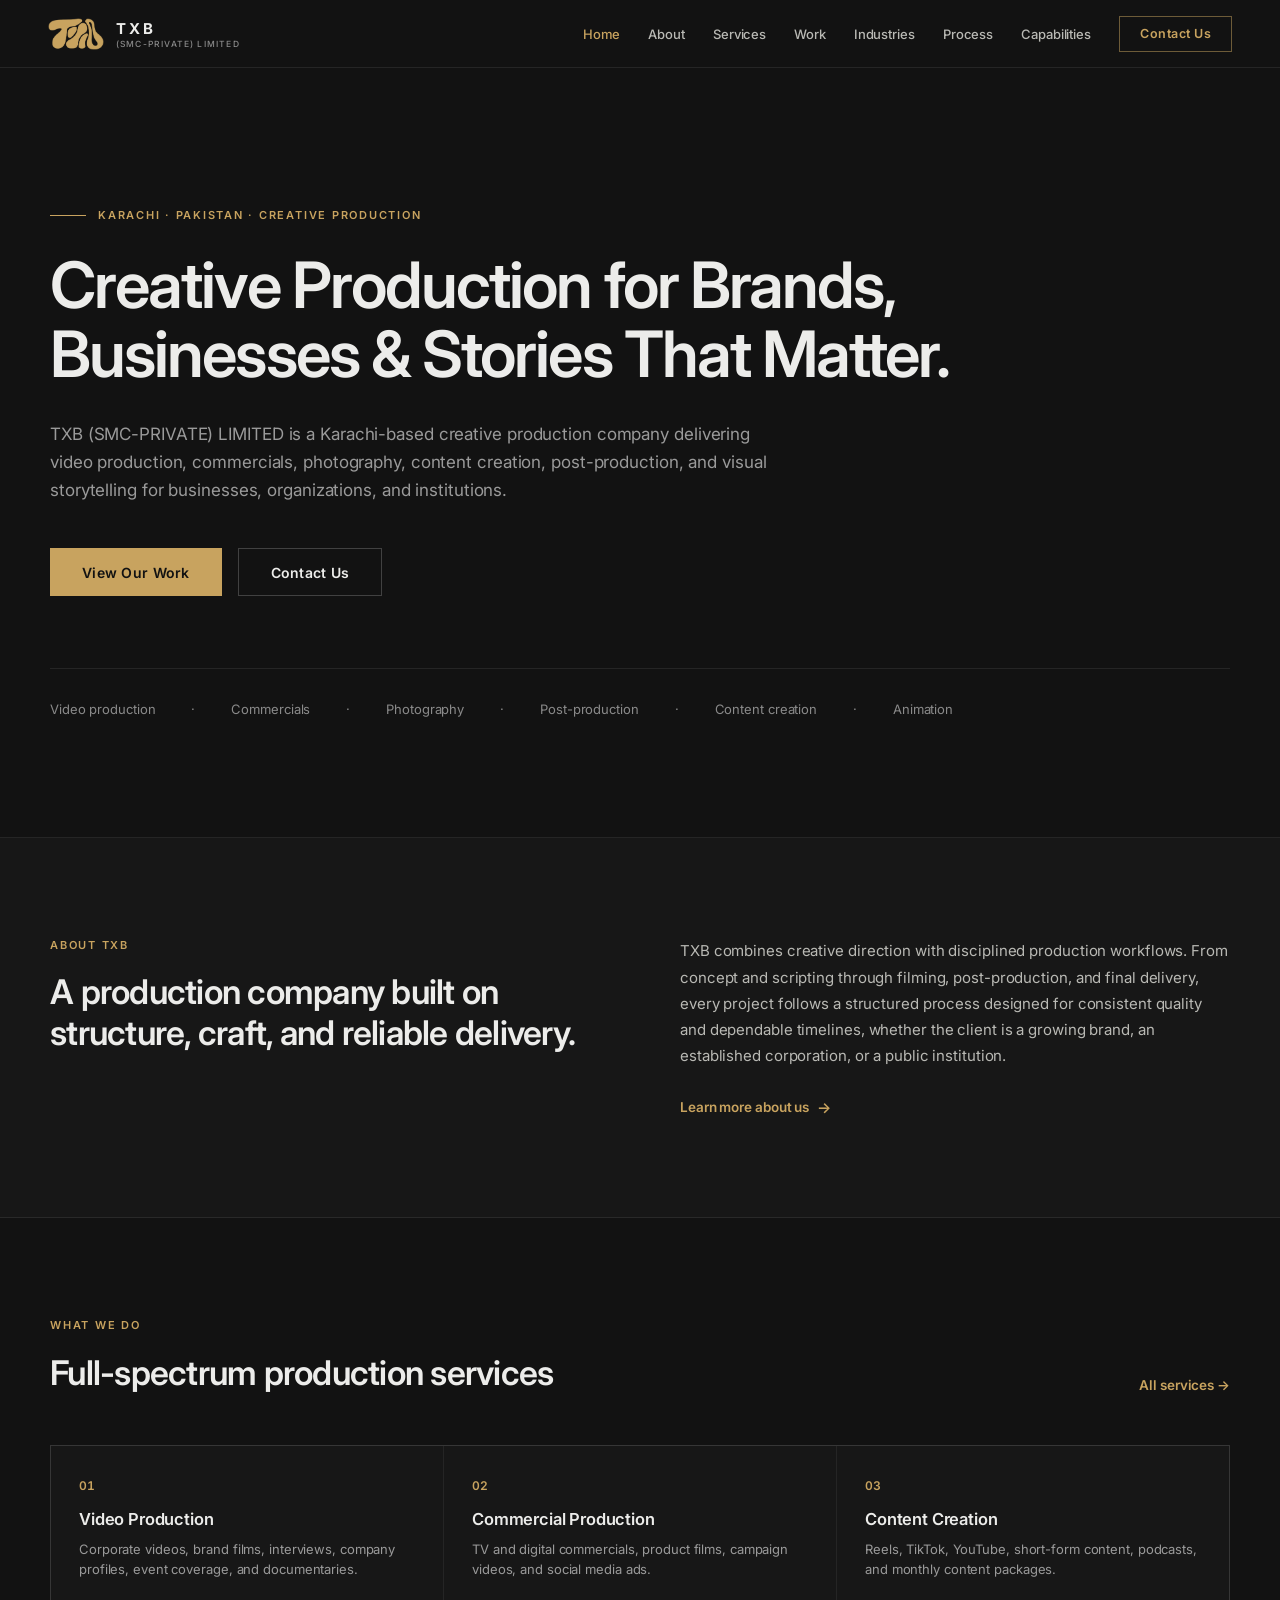
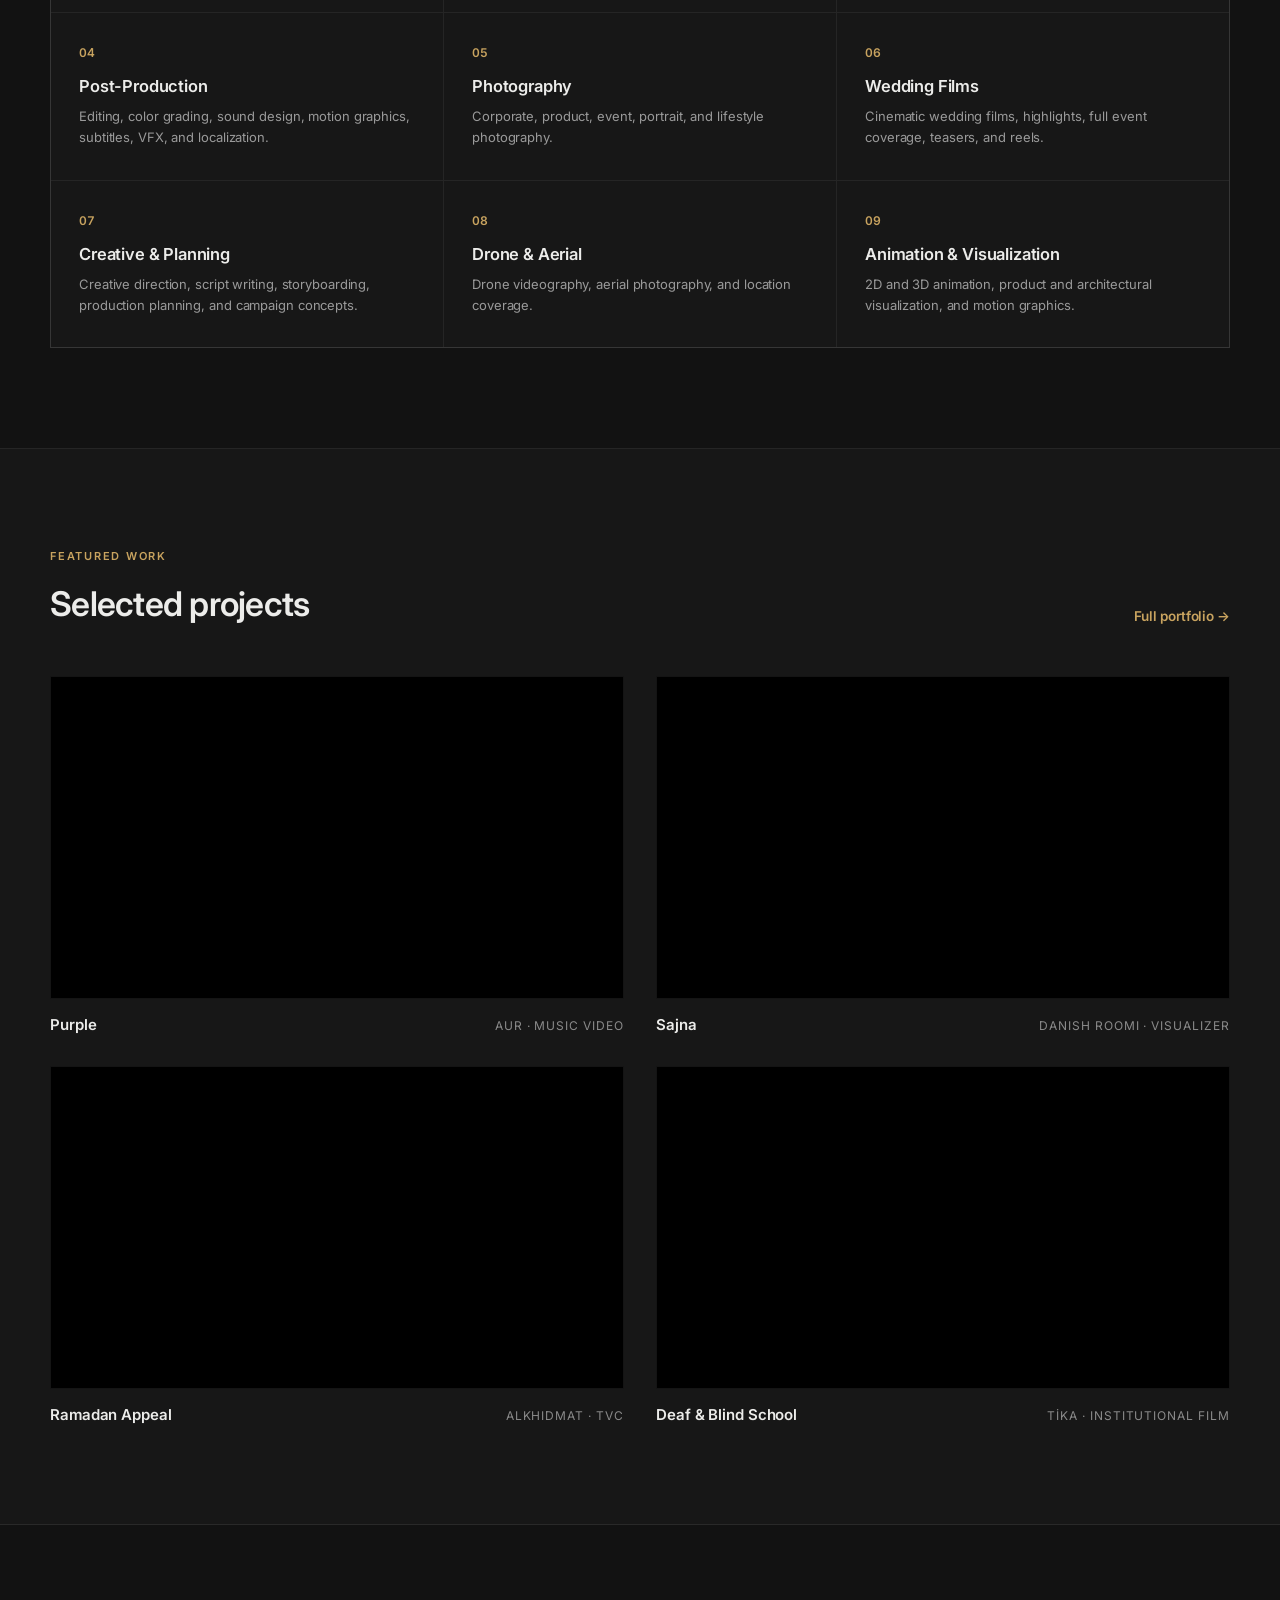
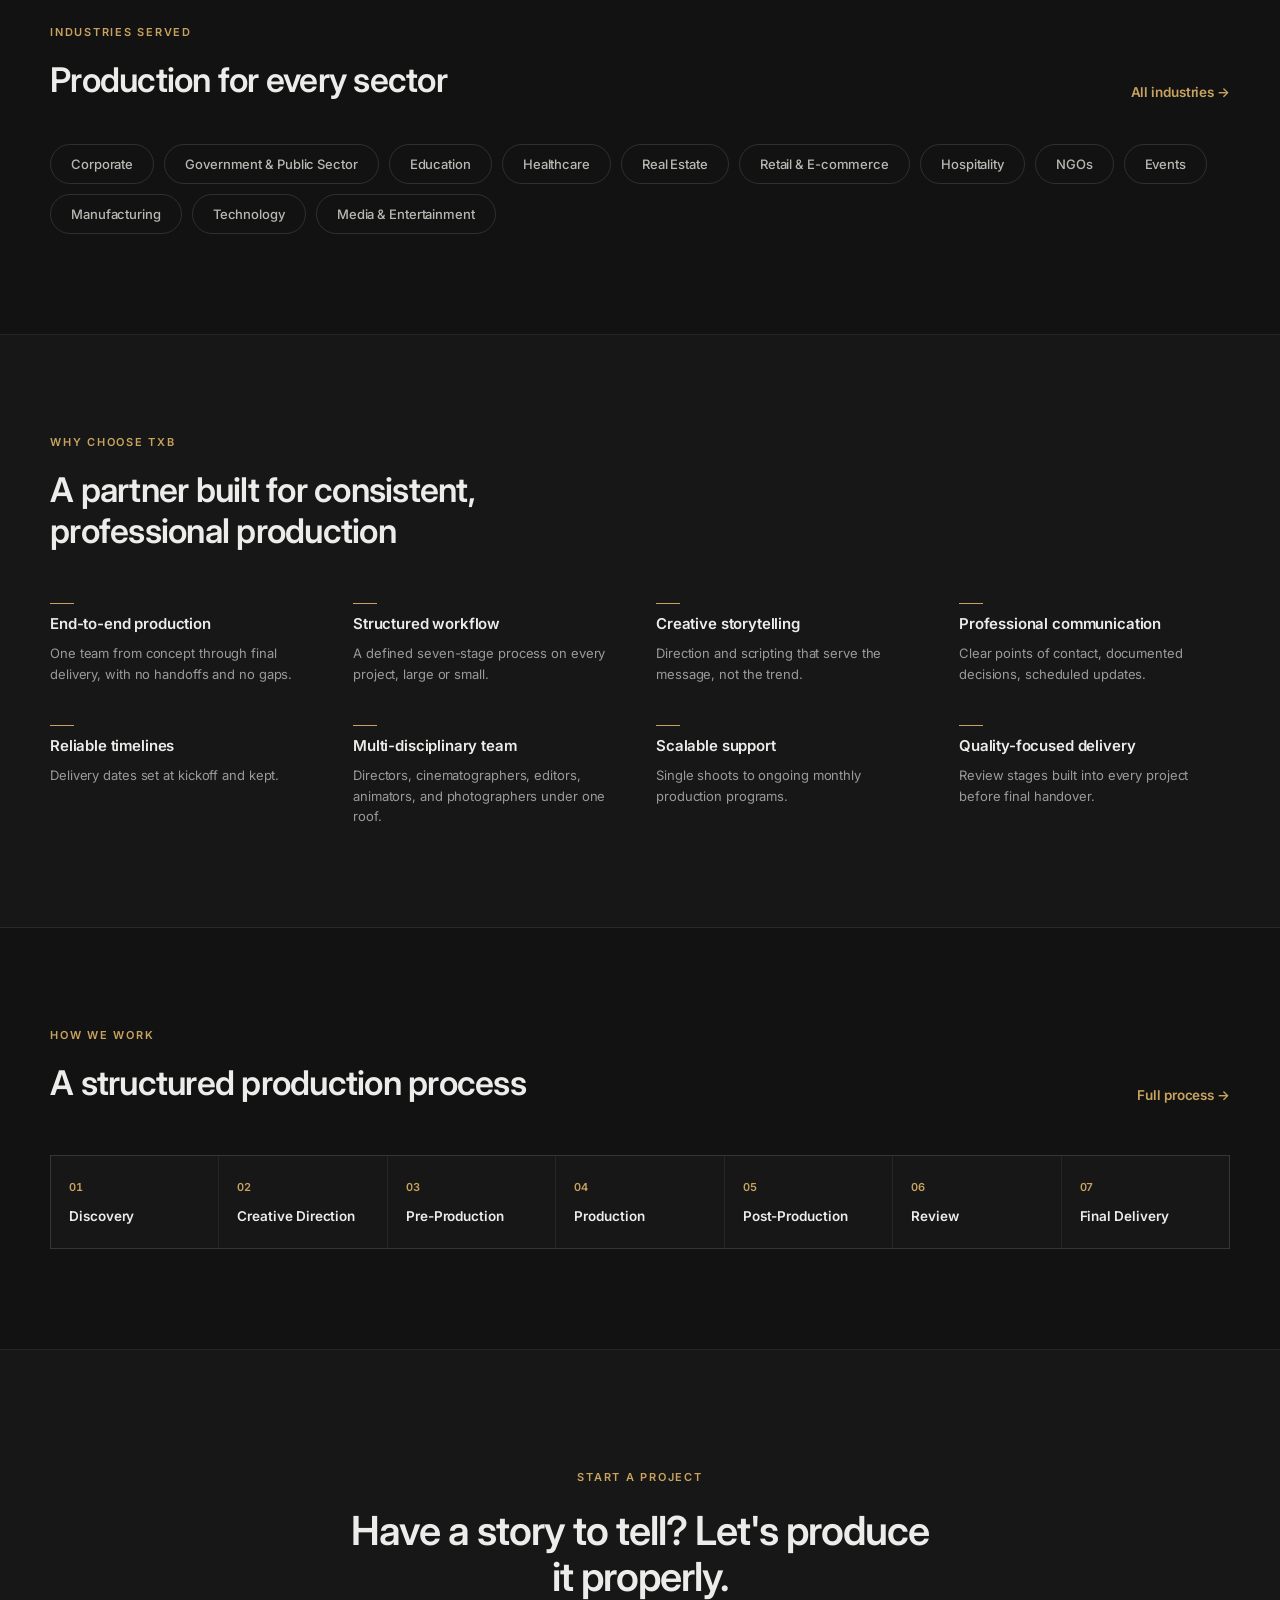
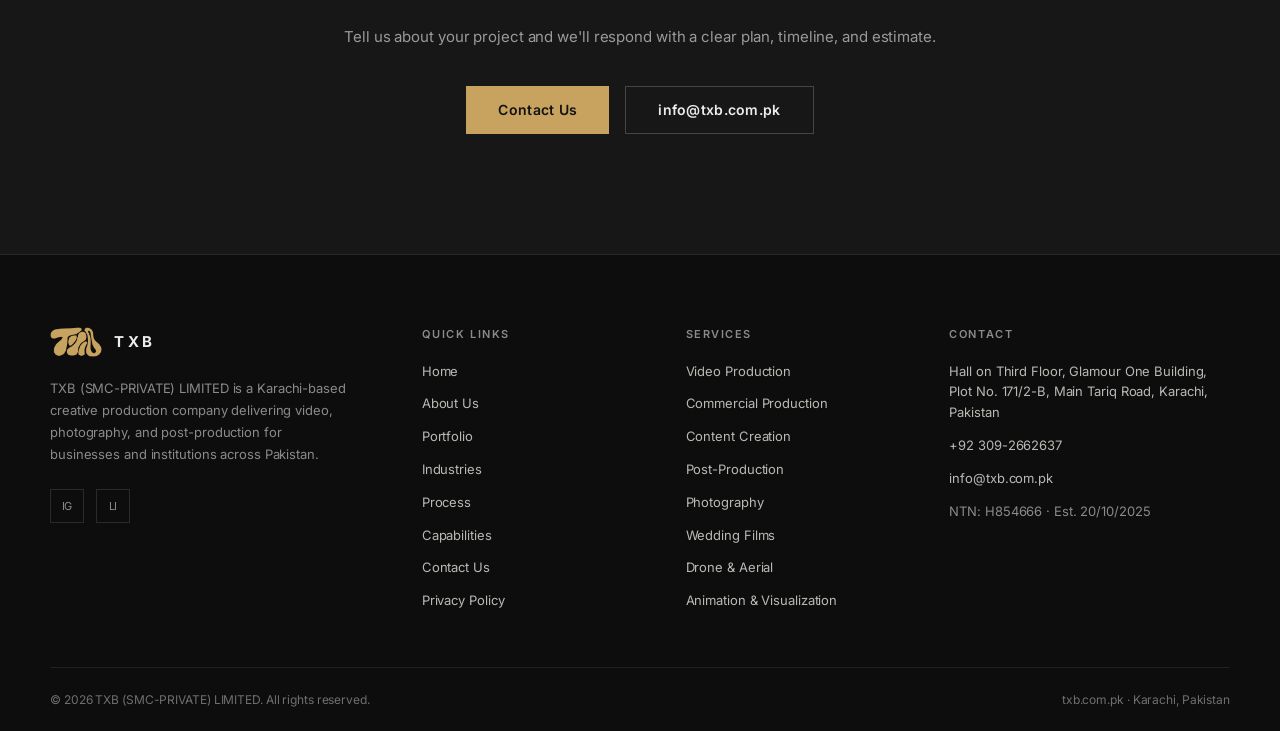
<file: index.html>
<!DOCTYPE html>
<html lang="en">
<head>
<meta charset="utf-8">
<meta name="viewport" content="width=device-width, initial-scale=1">
<title>TXB (SMC-PRIVATE) LIMITED - Video Production Company in Karachi, Pakistan</title>
<meta name="description" content="TXB is a Karachi-based creative production company delivering video production, TV and digital commercials, photography, content creation, and post-production for businesses, organizations, and institutions across Pakistan.">
<link rel="preconnect" href="https://fonts.googleapis.com">
<link href="https://fonts.googleapis.com/css2?family=Inter:wght@400;500;600;700&display=swap" rel="stylesheet">
<link rel="stylesheet" href="css/style.css">
</head>
<body>

<!-- NAV -->
<header class="nav">
  <a href="index.html" class="nav-brand">
    <img src="assets/txb-logo-gold.png" alt="TXB logo">
    <span class="nav-brand-text">
      <span class="brand-name">TXB</span>
      <span class="brand-sub">(SMC-PRIVATE) LIMITED</span>
    </span>
  </a>
  <nav class="nav-links">
    <a href="index.html" class="active">Home</a>
    <a href="about.html">About</a>
    <a href="services.html">Services</a>
    <a href="portfolio.html">Work</a>
    <a href="industries.html">Industries</a>
    <a href="process.html">Process</a>
    <a href="capabilities.html">Capabilities</a>
    <a href="contact.html" class="nav-cta">Contact Us</a>
  </nav>
  <button class="nav-toggle" aria-label="Menu" aria-expanded="false"><span></span><span></span><span></span></button>
  <nav class="nav-menu">
    <a href="index.html" class="active">Home</a>
    <a href="about.html">About</a>
    <a href="services.html">Services</a>
    <a href="portfolio.html">Work</a>
    <a href="industries.html">Industries</a>
    <a href="process.html">Process</a>
    <a href="capabilities.html">Capabilities</a>
    <a href="contact.html" class="nav-cta">Contact Us</a>
  </nav>
</header>

<!-- HERO -->
<section class="section" style="padding-top:140px;padding-bottom:120px">
  <div class="container">
    <div class="kicker-row" style="margin-bottom:28px">
      <div class="kicker-rule"></div>
      <span class="kicker">Karachi · Pakistan · Creative production</span>
    </div>
    <h1 class="hero-title">Creative Production for Brands, Businesses &amp; Stories That Matter.</h1>
    <p class="lead" style="margin:32px 0 0;font-size:17px;line-height:1.65;max-width:720px">TXB (SMC-PRIVATE) LIMITED is a Karachi-based creative production company delivering video production, commercials, photography, content creation, post-production, and visual storytelling for businesses, organizations, and institutions.</p>
    <div class="btn-row" style="margin-top:44px">
      <a href="portfolio.html" class="btn-gold">View Our Work</a>
      <a href="contact.html" class="btn-ghost">Contact Us</a>
    </div>
    <div style="display:flex;flex-wrap:wrap;gap:12px 36px;margin-top:72px;padding-top:32px;border-top:1px solid var(--line);font-size:13px;color:var(--text-faint)">
      <span>Video production</span><span>·</span><span>Commercials</span><span>·</span><span>Photography</span><span>·</span><span>Post-production</span><span>·</span><span>Content creation</span><span>·</span><span>Animation</span>
    </div>
  </div>
</section>

<!-- ABOUT PREVIEW -->
<section class="section section-alt">
  <div class="container split split-even">
    <div>
      <span class="kicker" style="display:block;margin-bottom:20px">About TXB</span>
      <h2 class="section-title" style="line-height:1.2">A production company built on structure, craft, and reliable delivery.</h2>
    </div>
    <div>
      <p class="body-copy" style="margin:0">TXB combines creative direction with disciplined production workflows. From concept and scripting through filming, post-production, and final delivery, every project follows a structured process designed for consistent quality and dependable timelines, whether the client is a growing brand, an established corporation, or a public institution.</p>
      <a href="about.html" class="section-link" style="display:inline-flex;align-items:center;gap:8px;margin-top:28px">Learn more about us <span style="font-size:15px">→</span></a>
    </div>
  </div>
</section>

<!-- SERVICES OVERVIEW -->
<section class="section">
  <div class="container">
    <div class="section-head">
      <div>
        <span class="kicker">What we do</span>
        <h2 class="section-title">Full-spectrum production services</h2>
      </div>
      <a href="services.html" class="section-link">All services →</a>
    </div>
    <div class="card-grid cols-3">
      <a href="services.html" class="card">
        <div class="card-num">01</div>
        <div class="card-title">Video Production</div>
        <div class="card-desc">Corporate videos, brand films, interviews, company profiles, event coverage, and documentaries.</div>
      </a>
      <a href="services.html" class="card">
        <div class="card-num">02</div>
        <div class="card-title">Commercial Production</div>
        <div class="card-desc">TV and digital commercials, product films, campaign videos, and social media ads.</div>
      </a>
      <a href="services.html" class="card">
        <div class="card-num">03</div>
        <div class="card-title">Content Creation</div>
        <div class="card-desc">Reels, TikTok, YouTube, short-form content, podcasts, and monthly content packages.</div>
      </a>
      <a href="services.html" class="card">
        <div class="card-num">04</div>
        <div class="card-title">Post-Production</div>
        <div class="card-desc">Editing, color grading, sound design, motion graphics, subtitles, VFX, and localization.</div>
      </a>
      <a href="services.html" class="card">
        <div class="card-num">05</div>
        <div class="card-title">Photography</div>
        <div class="card-desc">Corporate, product, event, portrait, and lifestyle photography.</div>
      </a>
      <a href="services.html" class="card">
        <div class="card-num">06</div>
        <div class="card-title">Wedding Films</div>
        <div class="card-desc">Cinematic wedding films, highlights, full event coverage, teasers, and reels.</div>
      </a>
      <a href="services.html" class="card">
        <div class="card-num">07</div>
        <div class="card-title">Creative &amp; Planning</div>
        <div class="card-desc">Creative direction, script writing, storyboarding, production planning, and campaign concepts.</div>
      </a>
      <a href="services.html" class="card">
        <div class="card-num">08</div>
        <div class="card-title">Drone &amp; Aerial</div>
        <div class="card-desc">Drone videography, aerial photography, and location coverage.</div>
      </a>
      <a href="services.html" class="card">
        <div class="card-num">09</div>
        <div class="card-title">Animation &amp; Visualization</div>
        <div class="card-desc">2D and 3D animation, product and architectural visualization, and motion graphics.</div>
      </a>
    </div>
  </div>
</section>

<!-- FEATURED WORK -->
<section class="section section-alt">
  <div class="container">
    <div class="section-head">
      <div>
        <span class="kicker">Featured work</span>
        <h2 class="section-title">Selected projects</h2>
      </div>
      <a href="portfolio.html" class="section-link">Full portfolio →</a>
    </div>
    <div class="video-grid">
      <div>
        <div class="video-embed">
          <iframe src="https://www.youtube-nocookie.com/embed/6oAbrKhvf7M" title="AUR - Purple (Official Music Video)" loading="lazy" allow="accelerometer; autoplay; clipboard-write; encrypted-media; gyroscope; picture-in-picture; web-share" allowfullscreen></iframe>
        </div>
        <div class="work-meta" style="margin-top:16px">
          <span class="work-name" style="font-size:15px">Purple</span>
          <span class="work-type">AUR · Music Video</span>
        </div>
      </div>
      <div>
        <div class="video-embed">
          <iframe src="https://www.youtube-nocookie.com/embed/0UN0gwxlsxA" title="Danish Roomi - Sajna (Official Visualizer)" loading="lazy" allow="accelerometer; autoplay; clipboard-write; encrypted-media; gyroscope; picture-in-picture; web-share" allowfullscreen></iframe>
        </div>
        <div class="work-meta" style="margin-top:16px">
          <span class="work-name" style="font-size:15px">Sajna</span>
          <span class="work-type">Danish Roomi · Visualizer</span>
        </div>
      </div>
      <div>
        <div class="video-embed">
          <iframe src="https://www.youtube-nocookie.com/embed/SGA9wS-gtm8" title="Alkhidmat Ramadan TVC" loading="lazy" allow="accelerometer; autoplay; clipboard-write; encrypted-media; gyroscope; picture-in-picture; web-share" allowfullscreen></iframe>
        </div>
        <div class="work-meta" style="margin-top:16px">
          <span class="work-name" style="font-size:15px">Ramadan Appeal</span>
          <span class="work-type">Alkhidmat · TVC</span>
        </div>
      </div>
      <div>
        <div class="video-embed">
          <iframe src="https://www.youtube-nocookie.com/embed/AffCb8yK49I" title="TIKA Support for Deaf and Blind School" loading="lazy" allow="accelerometer; autoplay; clipboard-write; encrypted-media; gyroscope; picture-in-picture; web-share" allowfullscreen></iframe>
        </div>
        <div class="work-meta" style="margin-top:16px">
          <span class="work-name" style="font-size:15px">Deaf &amp; Blind School</span>
          <span class="work-type">TİKA · Institutional Film</span>
        </div>
      </div>
    </div>
  </div>
</section>

<!-- INDUSTRIES -->
<section class="section">
  <div class="container">
    <div class="section-head" style="margin-bottom:44px">
      <div>
        <span class="kicker">Industries served</span>
        <h2 class="section-title">Production for every sector</h2>
      </div>
      <a href="industries.html" class="section-link">All industries →</a>
    </div>
    <div class="chip-row">
      <a href="industries.html" class="chip">Corporate</a>
      <a href="industries.html" class="chip">Government &amp; Public Sector</a>
      <a href="industries.html" class="chip">Education</a>
      <a href="industries.html" class="chip">Healthcare</a>
      <a href="industries.html" class="chip">Real Estate</a>
      <a href="industries.html" class="chip">Retail &amp; E-commerce</a>
      <a href="industries.html" class="chip">Hospitality</a>
      <a href="industries.html" class="chip">NGOs</a>
      <a href="industries.html" class="chip">Events</a>
      <a href="industries.html" class="chip">Manufacturing</a>
      <a href="industries.html" class="chip">Technology</a>
      <a href="industries.html" class="chip">Media &amp; Entertainment</a>
    </div>
  </div>
</section>

<!-- WHY TXB -->
<section class="section section-alt">
  <div class="container">
    <span class="kicker" style="display:block;margin-bottom:20px">Why choose TXB</span>
    <h2 class="section-title" style="margin-bottom:52px;max-width:640px">A partner built for consistent, professional production</h2>
    <div style="display:grid;grid-template-columns:repeat(auto-fit,minmax(220px,1fr));gap:40px 32px">
      <div style="display:flex;flex-direction:column;gap:10px">
        <div class="gold-tick"></div>
        <div style="font-size:15px;font-weight:600;letter-spacing:-0.01em">End-to-end production</div>
        <div class="card-desc">One team from concept through final delivery, with no handoffs and no gaps.</div>
      </div>
      <div style="display:flex;flex-direction:column;gap:10px">
        <div class="gold-tick"></div>
        <div style="font-size:15px;font-weight:600;letter-spacing:-0.01em">Structured workflow</div>
        <div class="card-desc">A defined seven-stage process on every project, large or small.</div>
      </div>
      <div style="display:flex;flex-direction:column;gap:10px">
        <div class="gold-tick"></div>
        <div style="font-size:15px;font-weight:600;letter-spacing:-0.01em">Creative storytelling</div>
        <div class="card-desc">Direction and scripting that serve the message, not the trend.</div>
      </div>
      <div style="display:flex;flex-direction:column;gap:10px">
        <div class="gold-tick"></div>
        <div style="font-size:15px;font-weight:600;letter-spacing:-0.01em">Professional communication</div>
        <div class="card-desc">Clear points of contact, documented decisions, scheduled updates.</div>
      </div>
      <div style="display:flex;flex-direction:column;gap:10px">
        <div class="gold-tick"></div>
        <div style="font-size:15px;font-weight:600;letter-spacing:-0.01em">Reliable timelines</div>
        <div class="card-desc">Delivery dates set at kickoff and kept.</div>
      </div>
      <div style="display:flex;flex-direction:column;gap:10px">
        <div class="gold-tick"></div>
        <div style="font-size:15px;font-weight:600;letter-spacing:-0.01em">Multi-disciplinary team</div>
        <div class="card-desc">Directors, cinematographers, editors, animators, and photographers under one roof.</div>
      </div>
      <div style="display:flex;flex-direction:column;gap:10px">
        <div class="gold-tick"></div>
        <div style="font-size:15px;font-weight:600;letter-spacing:-0.01em">Scalable support</div>
        <div class="card-desc">Single shoots to ongoing monthly production programs.</div>
      </div>
      <div style="display:flex;flex-direction:column;gap:10px">
        <div class="gold-tick"></div>
        <div style="font-size:15px;font-weight:600;letter-spacing:-0.01em">Quality-focused delivery</div>
        <div class="card-desc">Review stages built into every project before final handover.</div>
      </div>
    </div>
  </div>
</section>

<!-- PROCESS -->
<section class="section">
  <div class="container">
    <div class="section-head">
      <div>
        <span class="kicker">How we work</span>
        <h2 class="section-title">A structured production process</h2>
      </div>
      <a href="process.html" class="section-link">Full process →</a>
    </div>
    <div class="card-grid cols-7">
      <div class="card" style="padding:24px 18px">
        <div class="card-num" style="font-size:11px;margin-bottom:14px">01</div>
        <div style="font-size:13.5px;font-weight:600;letter-spacing:-0.005em">Discovery</div>
      </div>
      <div class="card" style="padding:24px 18px">
        <div class="card-num" style="font-size:11px;margin-bottom:14px">02</div>
        <div style="font-size:13.5px;font-weight:600;letter-spacing:-0.005em">Creative Direction</div>
      </div>
      <div class="card" style="padding:24px 18px">
        <div class="card-num" style="font-size:11px;margin-bottom:14px">03</div>
        <div style="font-size:13.5px;font-weight:600;letter-spacing:-0.005em">Pre-Production</div>
      </div>
      <div class="card" style="padding:24px 18px">
        <div class="card-num" style="font-size:11px;margin-bottom:14px">04</div>
        <div style="font-size:13.5px;font-weight:600;letter-spacing:-0.005em">Production</div>
      </div>
      <div class="card" style="padding:24px 18px">
        <div class="card-num" style="font-size:11px;margin-bottom:14px">05</div>
        <div style="font-size:13.5px;font-weight:600;letter-spacing:-0.005em">Post-Production</div>
      </div>
      <div class="card" style="padding:24px 18px">
        <div class="card-num" style="font-size:11px;margin-bottom:14px">06</div>
        <div style="font-size:13.5px;font-weight:600;letter-spacing:-0.005em">Review</div>
      </div>
      <div class="card" style="padding:24px 18px">
        <div class="card-num" style="font-size:11px;margin-bottom:14px">07</div>
        <div style="font-size:13.5px;font-weight:600;letter-spacing:-0.005em">Final Delivery</div>
      </div>
    </div>
  </div>
</section>

<!-- CONTACT CTA -->
<section class="cta section-alt" style="padding-top:120px;padding-bottom:120px">
  <div class="cta-inner" style="max-width:720px">
    <span class="kicker" style="margin-bottom:24px">Start a project</span>
    <h2 style="font-size:40px">Have a story to tell? Let's produce it properly.</h2>
    <p style="margin-top:24px">Tell us about your project and we'll respond with a clear plan, timeline, and estimate.</p>
    <div class="btn-row">
      <a href="contact.html" class="btn-gold">Contact Us</a>
      <a href="mailto:info@txb.com.pk" class="btn-ghost">info@txb.com.pk</a>
    </div>
  </div>
</section>

<!-- FOOTER -->
<footer class="footer">
  <div class="container">
    <div class="footer-grid">
      <div>
        <div class="footer-brand">
          <img src="assets/txb-logo-gold.png" alt="TXB logo">
          <span>TXB</span>
        </div>
        <p class="footer-about">TXB (SMC-PRIVATE) LIMITED is a Karachi-based creative production company delivering video, photography, and post-production for businesses and institutions across Pakistan.</p>
        <div class="footer-social">
          <a href="https://www.instagram.com/txb.com.pk/" aria-label="Instagram" target="_blank" rel="noopener">IG</a>
          <a href="https://www.linkedin.com/company/txb-pk" aria-label="LinkedIn" target="_blank" rel="noopener">LI</a>
        </div>
      </div>
      <div>
        <div class="footer-heading">Quick links</div>
        <div class="footer-links">
          <a href="index.html">Home</a>
          <a href="about.html">About Us</a>
          <a href="portfolio.html">Portfolio</a>
          <a href="industries.html">Industries</a>
          <a href="process.html">Process</a>
          <a href="capabilities.html">Capabilities</a>
          <a href="contact.html">Contact Us</a>
          <a href="privacy.html">Privacy Policy</a>
        </div>
      </div>
      <div>
        <div class="footer-heading">Services</div>
        <div class="footer-links">
          <a href="services.html">Video Production</a>
          <a href="services.html">Commercial Production</a>
          <a href="services.html">Content Creation</a>
          <a href="services.html">Post-Production</a>
          <a href="services.html">Photography</a>
          <a href="services.html">Wedding Films</a>
          <a href="services.html">Drone &amp; Aerial</a>
          <a href="services.html">Animation &amp; Visualization</a>
        </div>
      </div>
      <div>
        <div class="footer-heading">Contact</div>
        <div class="footer-links">
          <span>Hall on Third Floor, Glamour One Building, Plot No. 171/2-B, Main Tariq Road, Karachi, Pakistan</span>
          <a href="tel:+923092662637">+92 309-2662637</a>
          <a href="mailto:info@txb.com.pk">info@txb.com.pk</a>
          <span class="muted">NTN: H854666 · Est. 20/10/2025</span>
        </div>
      </div>
    </div>
    <div class="footer-bottom">
      <span>© 2026 TXB (SMC-PRIVATE) LIMITED. All rights reserved.</span>
      <span>txb.com.pk · Karachi, Pakistan</span>
    </div>
  </div>
</footer>

<script src="js/main.js"></script>
</body>
</html>
</file>
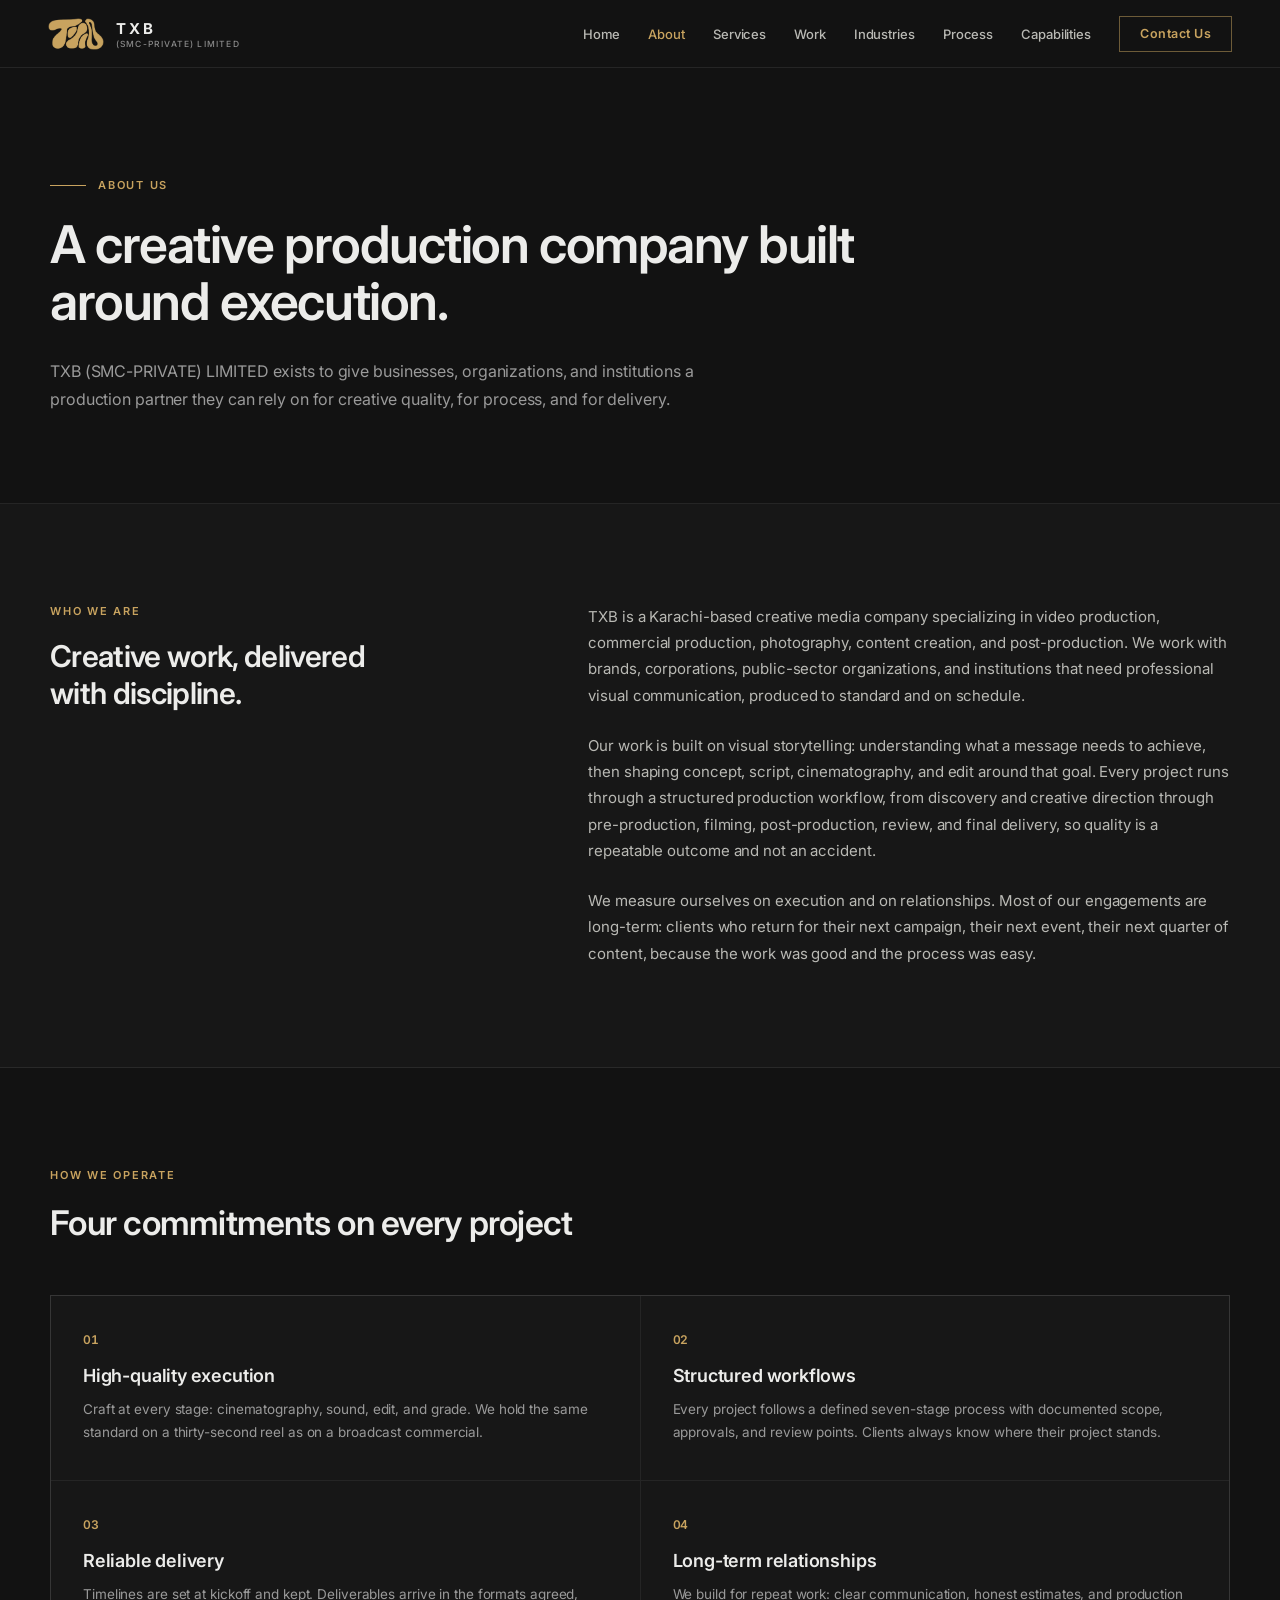
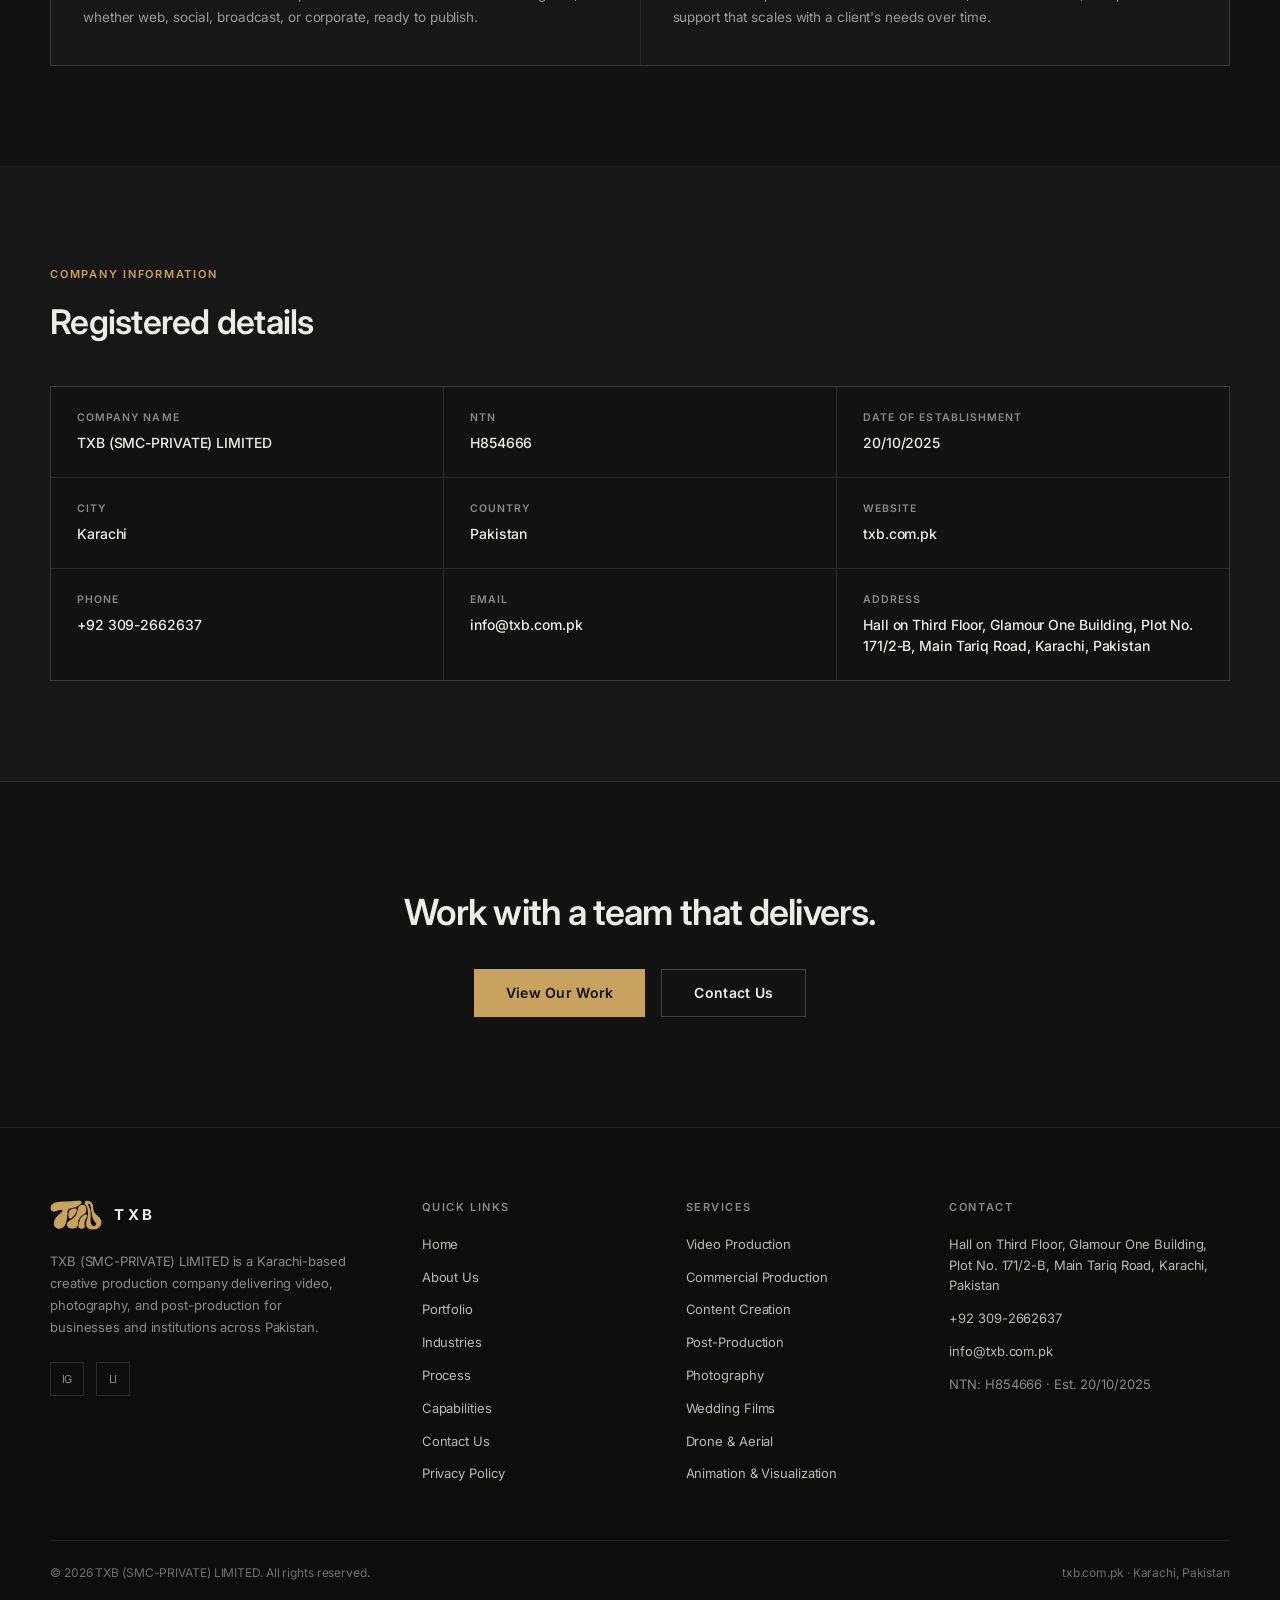
<file: about.html>
<!DOCTYPE html>
<html lang="en">
<head>
<meta charset="utf-8">
<meta name="viewport" content="width=device-width, initial-scale=1">
<title>About Us - TXB (SMC-PRIVATE) LIMITED | Creative Production Company, Karachi</title>
<meta name="description" content="TXB (SMC-PRIVATE) LIMITED is a Karachi-based creative production company focused on high-quality execution, structured production workflows, reliable delivery, and long-term client relationships.">
<link rel="preconnect" href="https://fonts.googleapis.com">
<link href="https://fonts.googleapis.com/css2?family=Inter:wght@400;500;600;700&display=swap" rel="stylesheet">
<link rel="stylesheet" href="css/style.css">
</head>
<body>

<header class="nav">
  <a href="index.html" class="nav-brand">
    <img src="assets/txb-logo-gold.png" alt="TXB logo">
    <span class="nav-brand-text">
      <span class="brand-name">TXB</span>
      <span class="brand-sub">(SMC-PRIVATE) LIMITED</span>
    </span>
  </a>
  <nav class="nav-links">
    <a href="index.html">Home</a>
    <a href="about.html" class="active">About</a>
    <a href="services.html">Services</a>
    <a href="portfolio.html">Work</a>
    <a href="industries.html">Industries</a>
    <a href="process.html">Process</a>
    <a href="capabilities.html">Capabilities</a>
    <a href="contact.html" class="nav-cta">Contact Us</a>
  </nav>
  <button class="nav-toggle" aria-label="Menu" aria-expanded="false"><span></span><span></span><span></span></button>
  <nav class="nav-menu">
    <a href="index.html">Home</a>
    <a href="about.html" class="active">About</a>
    <a href="services.html">Services</a>
    <a href="portfolio.html">Work</a>
    <a href="industries.html">Industries</a>
    <a href="process.html">Process</a>
    <a href="capabilities.html">Capabilities</a>
    <a href="contact.html" class="nav-cta">Contact Us</a>
  </nav>
</header>

<section class="page-header">
  <div class="container">
    <div class="kicker-row" style="margin-bottom:24px">
      <div class="kicker-rule"></div>
      <span class="kicker">About Us</span>
    </div>
    <h1>A creative production company built around execution.</h1>
    <p class="lead">TXB (SMC-PRIVATE) LIMITED exists to give businesses, organizations, and institutions a production partner they can rely on for creative quality, for process, and for delivery.</p>
  </div>
</section>

<section class="section section-alt">
  <div class="container split">
    <div>
      <span class="kicker" style="display:block;margin-bottom:20px">Who we are</span>
      <h2 class="split-title">Creative work, delivered with discipline.</h2>
    </div>
    <div class="body-copy">
      <p>TXB is a Karachi-based creative media company specializing in video production, commercial production, photography, content creation, and post-production. We work with brands, corporations, public-sector organizations, and institutions that need professional visual communication, produced to standard and on schedule.</p>
      <p>Our work is built on visual storytelling: understanding what a message needs to achieve, then shaping concept, script, cinematography, and edit around that goal. Every project runs through a structured production workflow, from discovery and creative direction through pre-production, filming, post-production, review, and final delivery, so quality is a repeatable outcome and not an accident.</p>
      <p>We measure ourselves on execution and on relationships. Most of our engagements are long-term: clients who return for their next campaign, their next event, their next quarter of content, because the work was good and the process was easy.</p>
    </div>
  </div>
</section>

<section class="section">
  <div class="container">
    <span class="kicker" style="display:block;margin-bottom:20px">How we operate</span>
    <h2 class="section-title" style="margin-bottom:52px">Four commitments on every project</h2>
    <div class="card-grid cols-2">
      <div class="card" style="padding:36px 32px">
        <div class="card-num" style="margin-bottom:18px">01</div>
        <div class="card-title" style="font-size:18px;margin-bottom:12px">High-quality execution</div>
        <div class="card-desc" style="font-size:13.5px;line-height:1.7">Craft at every stage: cinematography, sound, edit, and grade. We hold the same standard on a thirty-second reel as on a broadcast commercial.</div>
      </div>
      <div class="card" style="padding:36px 32px">
        <div class="card-num" style="margin-bottom:18px">02</div>
        <div class="card-title" style="font-size:18px;margin-bottom:12px">Structured workflows</div>
        <div class="card-desc" style="font-size:13.5px;line-height:1.7">Every project follows a defined seven-stage process with documented scope, approvals, and review points. Clients always know where their project stands.</div>
      </div>
      <div class="card" style="padding:36px 32px">
        <div class="card-num" style="margin-bottom:18px">03</div>
        <div class="card-title" style="font-size:18px;margin-bottom:12px">Reliable delivery</div>
        <div class="card-desc" style="font-size:13.5px;line-height:1.7">Timelines are set at kickoff and kept. Deliverables arrive in the formats agreed, whether web, social, broadcast, or corporate, ready to publish.</div>
      </div>
      <div class="card" style="padding:36px 32px">
        <div class="card-num" style="margin-bottom:18px">04</div>
        <div class="card-title" style="font-size:18px;margin-bottom:12px">Long-term relationships</div>
        <div class="card-desc" style="font-size:13.5px;line-height:1.7">We build for repeat work: clear communication, honest estimates, and production support that scales with a client's needs over time.</div>
      </div>
    </div>
  </div>
</section>

<section class="section section-alt">
  <div class="container">
    <span class="kicker" style="display:block;margin-bottom:20px">Company information</span>
    <h2 class="section-title" style="margin-bottom:44px">Registered details</h2>
    <div class="card-grid cols-3">
      <div class="card card-on-alt" style="padding:24px 26px">
        <div class="info-label" style="margin-bottom:8px">Company name</div>
        <div style="font-size:14px;font-weight:500;line-height:1.5">TXB (SMC-PRIVATE) LIMITED</div>
      </div>
      <div class="card card-on-alt" style="padding:24px 26px">
        <div class="info-label" style="margin-bottom:8px">NTN</div>
        <div style="font-size:14px;font-weight:500;line-height:1.5">H854666</div>
      </div>
      <div class="card card-on-alt" style="padding:24px 26px">
        <div class="info-label" style="margin-bottom:8px">Date of establishment</div>
        <div style="font-size:14px;font-weight:500;line-height:1.5">20/10/2025</div>
      </div>
      <div class="card card-on-alt" style="padding:24px 26px">
        <div class="info-label" style="margin-bottom:8px">City</div>
        <div style="font-size:14px;font-weight:500;line-height:1.5">Karachi</div>
      </div>
      <div class="card card-on-alt" style="padding:24px 26px">
        <div class="info-label" style="margin-bottom:8px">Country</div>
        <div style="font-size:14px;font-weight:500;line-height:1.5">Pakistan</div>
      </div>
      <div class="card card-on-alt" style="padding:24px 26px">
        <div class="info-label" style="margin-bottom:8px">Website</div>
        <div style="font-size:14px;font-weight:500;line-height:1.5">txb.com.pk</div>
      </div>
      <div class="card card-on-alt" style="padding:24px 26px">
        <div class="info-label" style="margin-bottom:8px">Phone</div>
        <div style="font-size:14px;font-weight:500;line-height:1.5">+92 309-2662637</div>
      </div>
      <div class="card card-on-alt" style="padding:24px 26px">
        <div class="info-label" style="margin-bottom:8px">Email</div>
        <div style="font-size:14px;font-weight:500;line-height:1.5">info@txb.com.pk</div>
      </div>
      <div class="card card-on-alt" style="padding:24px 26px">
        <div class="info-label" style="margin-bottom:8px">Address</div>
        <div style="font-size:14px;font-weight:500;line-height:1.5">Hall on Third Floor, Glamour One Building, Plot No. 171/2-B, Main Tariq Road, Karachi, Pakistan</div>
      </div>
    </div>
  </div>
</section>

<section class="cta">
  <div class="cta-inner">
    <h2>Work with a team that delivers.</h2>
    <div class="btn-row">
      <a href="portfolio.html" class="btn-gold">View Our Work</a>
      <a href="contact.html" class="btn-ghost">Contact Us</a>
    </div>
  </div>
</section>

<footer class="footer">
  <div class="container">
    <div class="footer-grid">
      <div>
        <div class="footer-brand">
          <img src="assets/txb-logo-gold.png" alt="TXB logo">
          <span>TXB</span>
        </div>
        <p class="footer-about">TXB (SMC-PRIVATE) LIMITED is a Karachi-based creative production company delivering video, photography, and post-production for businesses and institutions across Pakistan.</p>
        <div class="footer-social">
          <a href="https://www.instagram.com/txb.com.pk/" aria-label="Instagram" target="_blank" rel="noopener">IG</a>
          <a href="https://www.linkedin.com/company/txb-pk" aria-label="LinkedIn" target="_blank" rel="noopener">LI</a>
        </div>
      </div>
      <div>
        <div class="footer-heading">Quick links</div>
        <div class="footer-links">
          <a href="index.html">Home</a>
          <a href="about.html">About Us</a>
          <a href="portfolio.html">Portfolio</a>
          <a href="industries.html">Industries</a>
          <a href="process.html">Process</a>
          <a href="capabilities.html">Capabilities</a>
          <a href="contact.html">Contact Us</a>
          <a href="privacy.html">Privacy Policy</a>
        </div>
      </div>
      <div>
        <div class="footer-heading">Services</div>
        <div class="footer-links">
          <a href="services.html">Video Production</a>
          <a href="services.html">Commercial Production</a>
          <a href="services.html">Content Creation</a>
          <a href="services.html">Post-Production</a>
          <a href="services.html">Photography</a>
          <a href="services.html">Wedding Films</a>
          <a href="services.html">Drone &amp; Aerial</a>
          <a href="services.html">Animation &amp; Visualization</a>
        </div>
      </div>
      <div>
        <div class="footer-heading">Contact</div>
        <div class="footer-links">
          <span>Hall on Third Floor, Glamour One Building, Plot No. 171/2-B, Main Tariq Road, Karachi, Pakistan</span>
          <a href="tel:+923092662637">+92 309-2662637</a>
          <a href="mailto:info@txb.com.pk">info@txb.com.pk</a>
          <span class="muted">NTN: H854666 · Est. 20/10/2025</span>
        </div>
      </div>
    </div>
    <div class="footer-bottom">
      <span>© 2026 TXB (SMC-PRIVATE) LIMITED. All rights reserved.</span>
      <span>txb.com.pk · Karachi, Pakistan</span>
    </div>
  </div>
</footer>

<script src="js/main.js"></script>
</body>
</html>
</file>
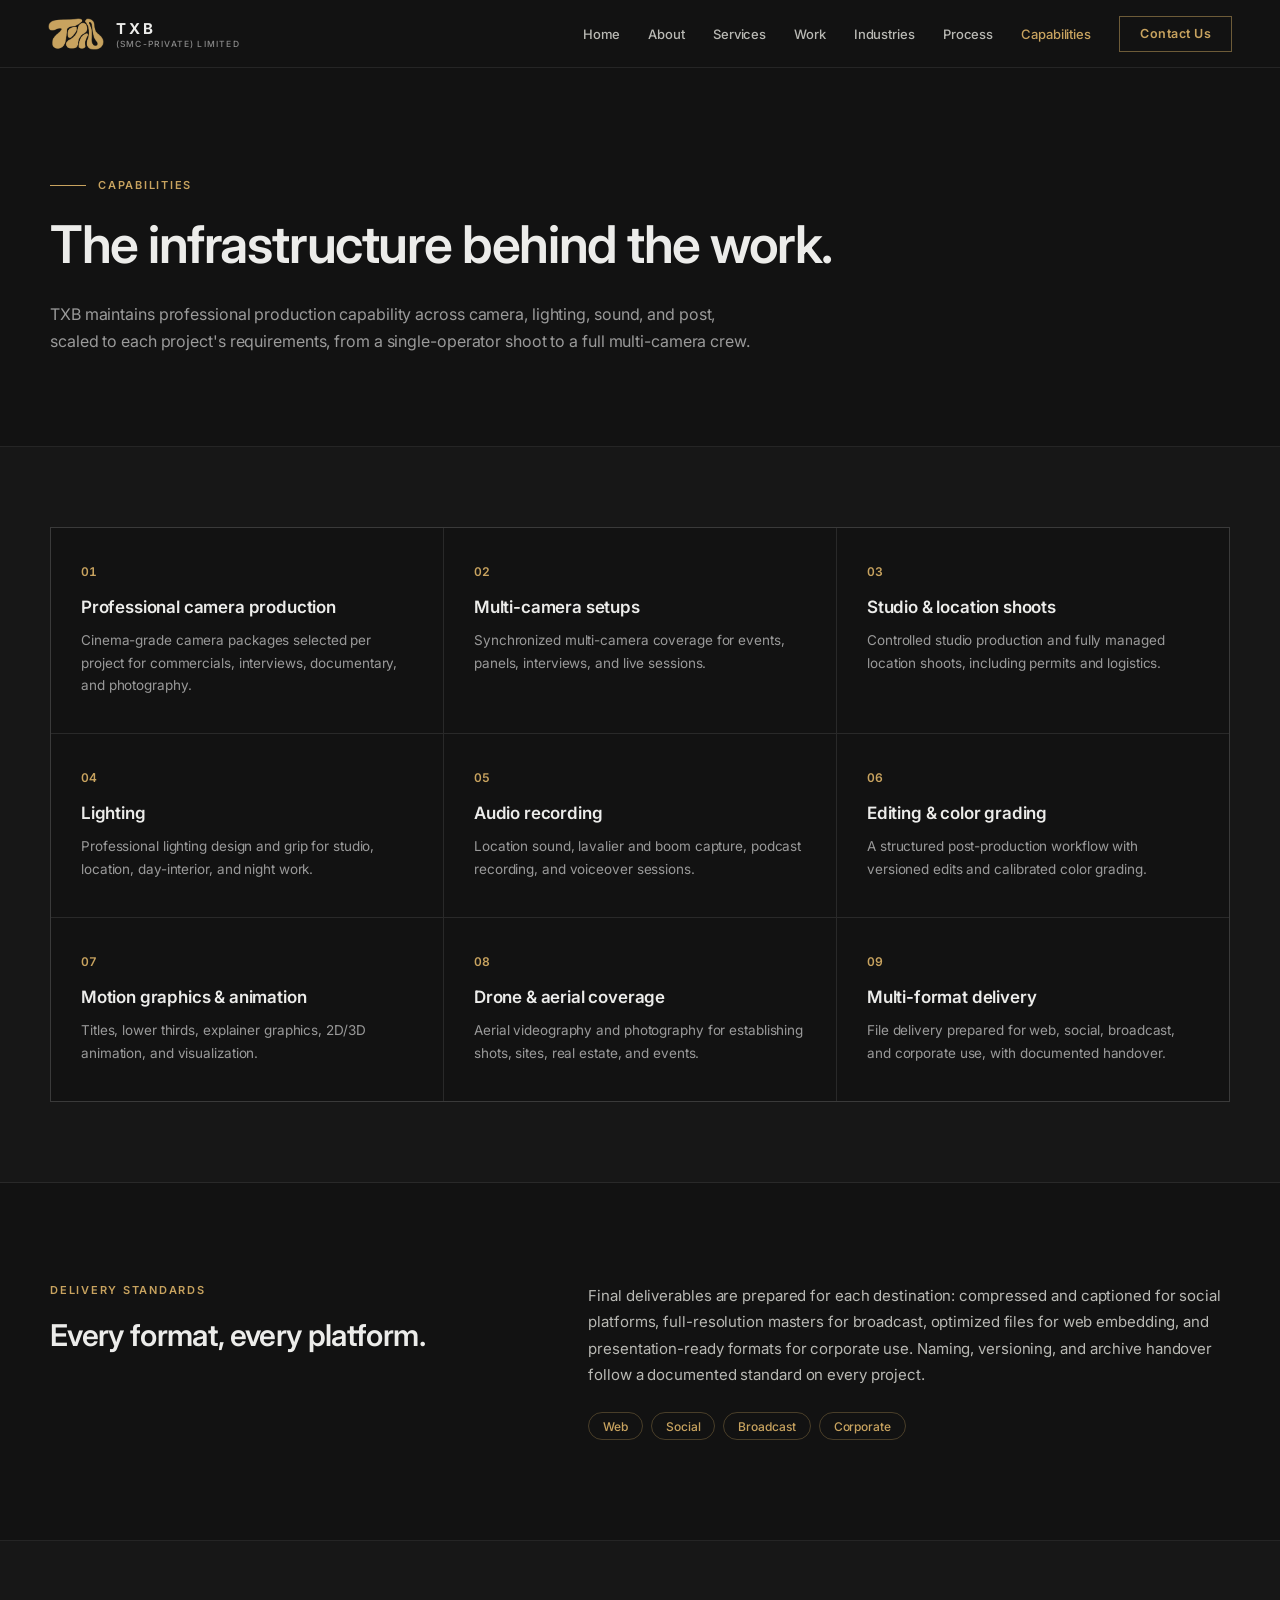
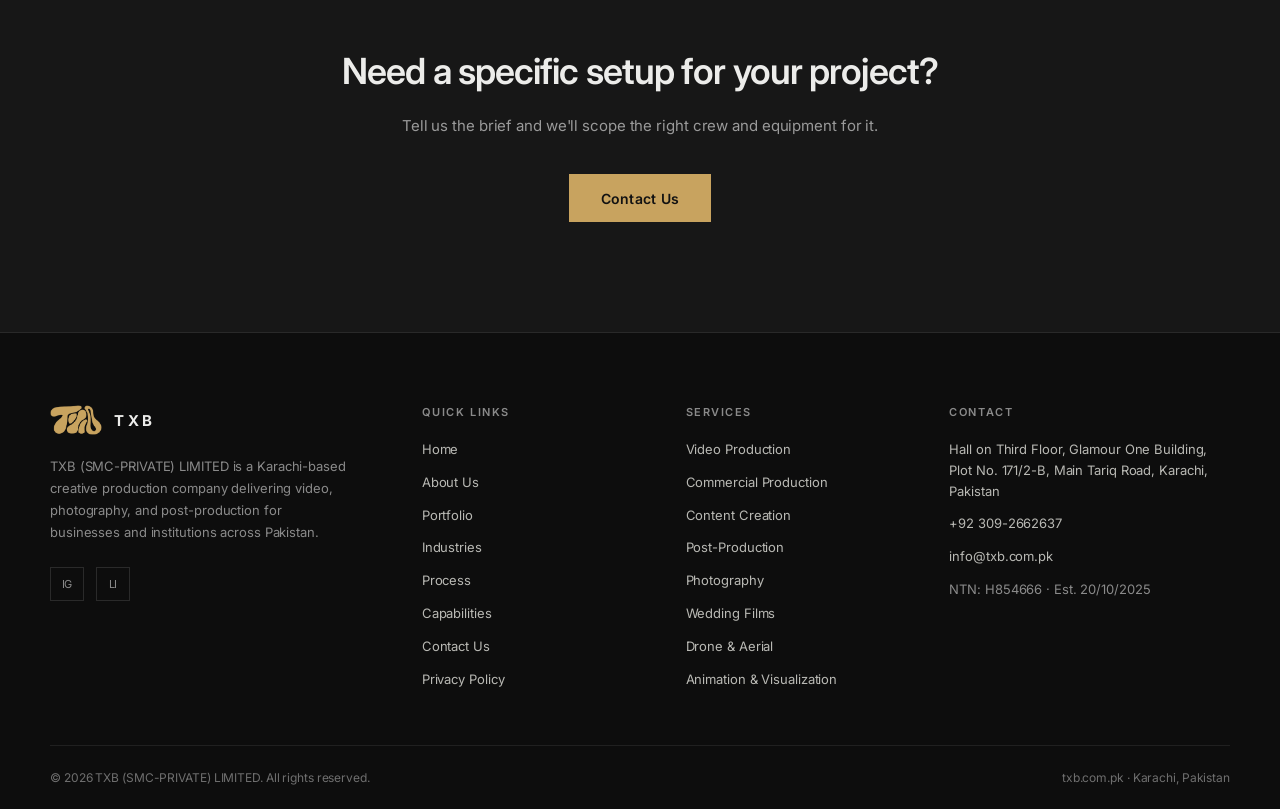
<file: capabilities.html>
<!DOCTYPE html>
<html lang="en">
<head>
<meta charset="utf-8">
<meta name="viewport" content="width=device-width, initial-scale=1">
<title>Capabilities - Production Infrastructure | TXB Creative Production, Karachi</title>
<meta name="description" content="TXB maintains professional production capability across cameras, multi-camera setups, studio and location shoots, lighting, audio, editing, color grading, motion graphics, drone coverage, and multi-format delivery.">
<link rel="preconnect" href="https://fonts.googleapis.com">
<link href="https://fonts.googleapis.com/css2?family=Inter:wght@400;500;600;700&display=swap" rel="stylesheet">
<link rel="stylesheet" href="css/style.css">
</head>
<body>

<header class="nav">
  <a href="index.html" class="nav-brand">
    <img src="assets/txb-logo-gold.png" alt="TXB logo">
    <span class="nav-brand-text">
      <span class="brand-name">TXB</span>
      <span class="brand-sub">(SMC-PRIVATE) LIMITED</span>
    </span>
  </a>
  <nav class="nav-links">
    <a href="index.html">Home</a>
    <a href="about.html">About</a>
    <a href="services.html">Services</a>
    <a href="portfolio.html">Work</a>
    <a href="industries.html">Industries</a>
    <a href="process.html">Process</a>
    <a href="capabilities.html" class="active">Capabilities</a>
    <a href="contact.html" class="nav-cta">Contact Us</a>
  </nav>
  <button class="nav-toggle" aria-label="Menu" aria-expanded="false"><span></span><span></span><span></span></button>
  <nav class="nav-menu">
    <a href="index.html">Home</a>
    <a href="about.html">About</a>
    <a href="services.html">Services</a>
    <a href="portfolio.html">Work</a>
    <a href="industries.html">Industries</a>
    <a href="process.html">Process</a>
    <a href="capabilities.html" class="active">Capabilities</a>
    <a href="contact.html" class="nav-cta">Contact Us</a>
  </nav>
</header>

<section class="page-header">
  <div class="container">
    <div class="kicker-row" style="margin-bottom:24px">
      <div class="kicker-rule"></div>
      <span class="kicker">Capabilities</span>
    </div>
    <h1>The infrastructure behind the work.</h1>
    <p class="lead">TXB maintains professional production capability across camera, lighting, sound, and post, scaled to each project's requirements, from a single-operator shoot to a full multi-camera crew.</p>
  </div>
</section>

<section class="section section-alt" style="padding-top:80px;padding-bottom:80px">
  <div class="container">
    <div class="card-grid cols-3">
      <div class="card card-on-alt" style="padding:36px 30px">
        <div class="card-num" style="margin-bottom:18px">01</div>
        <div class="card-title" style="font-size:17px;margin-bottom:12px">Professional camera production</div>
        <div class="card-desc" style="font-size:13.5px;line-height:1.7">Cinema-grade camera packages selected per project for commercials, interviews, documentary, and photography.</div>
      </div>
      <div class="card card-on-alt" style="padding:36px 30px">
        <div class="card-num" style="margin-bottom:18px">02</div>
        <div class="card-title" style="font-size:17px;margin-bottom:12px">Multi-camera setups</div>
        <div class="card-desc" style="font-size:13.5px;line-height:1.7">Synchronized multi-camera coverage for events, panels, interviews, and live sessions.</div>
      </div>
      <div class="card card-on-alt" style="padding:36px 30px">
        <div class="card-num" style="margin-bottom:18px">03</div>
        <div class="card-title" style="font-size:17px;margin-bottom:12px">Studio &amp; location shoots</div>
        <div class="card-desc" style="font-size:13.5px;line-height:1.7">Controlled studio production and fully managed location shoots, including permits and logistics.</div>
      </div>
      <div class="card card-on-alt" style="padding:36px 30px">
        <div class="card-num" style="margin-bottom:18px">04</div>
        <div class="card-title" style="font-size:17px;margin-bottom:12px">Lighting</div>
        <div class="card-desc" style="font-size:13.5px;line-height:1.7">Professional lighting design and grip for studio, location, day-interior, and night work.</div>
      </div>
      <div class="card card-on-alt" style="padding:36px 30px">
        <div class="card-num" style="margin-bottom:18px">05</div>
        <div class="card-title" style="font-size:17px;margin-bottom:12px">Audio recording</div>
        <div class="card-desc" style="font-size:13.5px;line-height:1.7">Location sound, lavalier and boom capture, podcast recording, and voiceover sessions.</div>
      </div>
      <div class="card card-on-alt" style="padding:36px 30px">
        <div class="card-num" style="margin-bottom:18px">06</div>
        <div class="card-title" style="font-size:17px;margin-bottom:12px">Editing &amp; color grading</div>
        <div class="card-desc" style="font-size:13.5px;line-height:1.7">A structured post-production workflow with versioned edits and calibrated color grading.</div>
      </div>
      <div class="card card-on-alt" style="padding:36px 30px">
        <div class="card-num" style="margin-bottom:18px">07</div>
        <div class="card-title" style="font-size:17px;margin-bottom:12px">Motion graphics &amp; animation</div>
        <div class="card-desc" style="font-size:13.5px;line-height:1.7">Titles, lower thirds, explainer graphics, 2D/3D animation, and visualization.</div>
      </div>
      <div class="card card-on-alt" style="padding:36px 30px">
        <div class="card-num" style="margin-bottom:18px">08</div>
        <div class="card-title" style="font-size:17px;margin-bottom:12px">Drone &amp; aerial coverage</div>
        <div class="card-desc" style="font-size:13.5px;line-height:1.7">Aerial videography and photography for establishing shots, sites, real estate, and events.</div>
      </div>
      <div class="card card-on-alt" style="padding:36px 30px">
        <div class="card-num" style="margin-bottom:18px">09</div>
        <div class="card-title" style="font-size:17px;margin-bottom:12px">Multi-format delivery</div>
        <div class="card-desc" style="font-size:13.5px;line-height:1.7">File delivery prepared for web, social, broadcast, and corporate use, with documented handover.</div>
      </div>
    </div>
  </div>
</section>

<section class="section">
  <div class="container split">
    <div>
      <span class="kicker" style="display:block;margin-bottom:20px">Delivery standards</span>
      <h2 class="split-title">Every format, every platform.</h2>
    </div>
    <div>
      <p class="body-copy" style="margin:0">Final deliverables are prepared for each destination: compressed and captioned for social platforms, full-resolution masters for broadcast, optimized files for web embedding, and presentation-ready formats for corporate use. Naming, versioning, and archive handover follow a documented standard on every project.</p>
      <div style="display:flex;flex-wrap:wrap;gap:8px;margin-top:24px">
        <span class="tag" style="height:28px;padding:0 14px;font-size:12px">Web</span>
        <span class="tag" style="height:28px;padding:0 14px;font-size:12px">Social</span>
        <span class="tag" style="height:28px;padding:0 14px;font-size:12px">Broadcast</span>
        <span class="tag" style="height:28px;padding:0 14px;font-size:12px">Corporate</span>
      </div>
    </div>
  </div>
</section>

<section class="cta section-alt">
  <div class="cta-inner">
    <h2>Need a specific setup for your project?</h2>
    <p>Tell us the brief and we'll scope the right crew and equipment for it.</p>
    <div class="btn-row">
      <a href="contact.html" class="btn-gold">Contact Us</a>
    </div>
  </div>
</section>

<footer class="footer">
  <div class="container">
    <div class="footer-grid">
      <div>
        <div class="footer-brand">
          <img src="assets/txb-logo-gold.png" alt="TXB logo">
          <span>TXB</span>
        </div>
        <p class="footer-about">TXB (SMC-PRIVATE) LIMITED is a Karachi-based creative production company delivering video, photography, and post-production for businesses and institutions across Pakistan.</p>
        <div class="footer-social">
          <a href="https://www.instagram.com/txb.com.pk/" aria-label="Instagram" target="_blank" rel="noopener">IG</a>
          <a href="https://www.linkedin.com/company/txb-pk" aria-label="LinkedIn" target="_blank" rel="noopener">LI</a>
        </div>
      </div>
      <div>
        <div class="footer-heading">Quick links</div>
        <div class="footer-links">
          <a href="index.html">Home</a>
          <a href="about.html">About Us</a>
          <a href="portfolio.html">Portfolio</a>
          <a href="industries.html">Industries</a>
          <a href="process.html">Process</a>
          <a href="capabilities.html">Capabilities</a>
          <a href="contact.html">Contact Us</a>
          <a href="privacy.html">Privacy Policy</a>
        </div>
      </div>
      <div>
        <div class="footer-heading">Services</div>
        <div class="footer-links">
          <a href="services.html">Video Production</a>
          <a href="services.html">Commercial Production</a>
          <a href="services.html">Content Creation</a>
          <a href="services.html">Post-Production</a>
          <a href="services.html">Photography</a>
          <a href="services.html">Wedding Films</a>
          <a href="services.html">Drone &amp; Aerial</a>
          <a href="services.html">Animation &amp; Visualization</a>
        </div>
      </div>
      <div>
        <div class="footer-heading">Contact</div>
        <div class="footer-links">
          <span>Hall on Third Floor, Glamour One Building, Plot No. 171/2-B, Main Tariq Road, Karachi, Pakistan</span>
          <a href="tel:+923092662637">+92 309-2662637</a>
          <a href="mailto:info@txb.com.pk">info@txb.com.pk</a>
          <span class="muted">NTN: H854666 · Est. 20/10/2025</span>
        </div>
      </div>
    </div>
    <div class="footer-bottom">
      <span>© 2026 TXB (SMC-PRIVATE) LIMITED. All rights reserved.</span>
      <span>txb.com.pk · Karachi, Pakistan</span>
    </div>
  </div>
</footer>

<script src="js/main.js"></script>
</body>
</html>
</file>
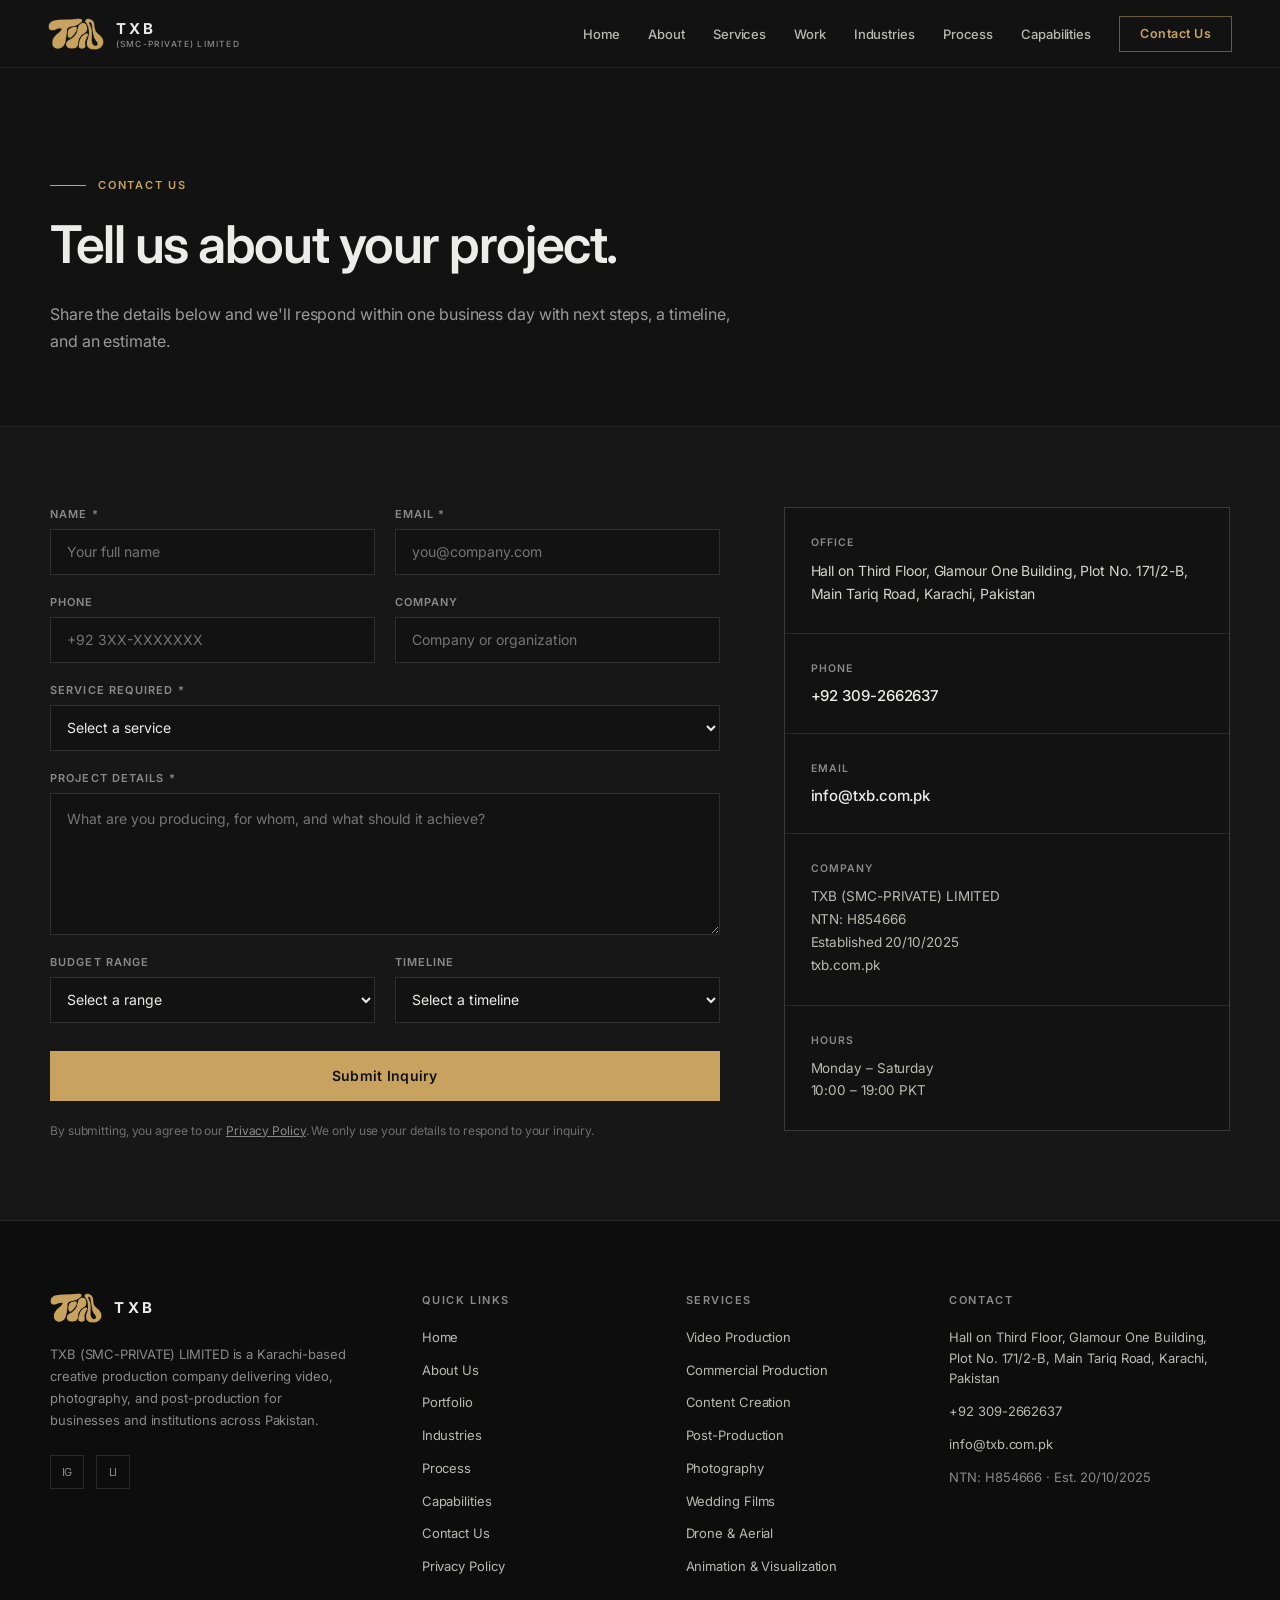
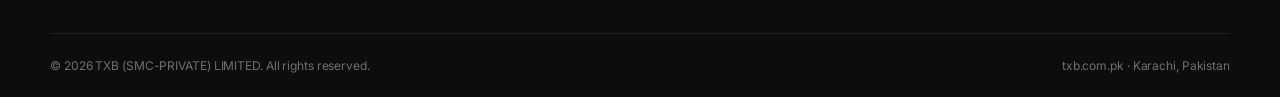
<file: contact.html>
<!DOCTYPE html>
<html lang="en">
<head>
<meta charset="utf-8">
<meta name="viewport" content="width=device-width, initial-scale=1">
<title>Contact Us - Start a Project | TXB Creative Production, Karachi</title>
<meta name="description" content="Contact TXB (SMC-PRIVATE) LIMITED in Karachi for video production, commercials, photography, and post-production. Share your project details and receive a plan, timeline, and estimate within one business day.">
<link rel="preconnect" href="https://fonts.googleapis.com">
<link href="https://fonts.googleapis.com/css2?family=Inter:wght@400;500;600;700&display=swap" rel="stylesheet">
<link rel="stylesheet" href="css/style.css">
</head>
<body>

<header class="nav">
  <a href="index.html" class="nav-brand">
    <img src="assets/txb-logo-gold.png" alt="TXB logo">
    <span class="nav-brand-text">
      <span class="brand-name">TXB</span>
      <span class="brand-sub">(SMC-PRIVATE) LIMITED</span>
    </span>
  </a>
  <nav class="nav-links">
    <a href="index.html">Home</a>
    <a href="about.html">About</a>
    <a href="services.html">Services</a>
    <a href="portfolio.html">Work</a>
    <a href="industries.html">Industries</a>
    <a href="process.html">Process</a>
    <a href="capabilities.html">Capabilities</a>
    <a href="contact.html" class="nav-cta">Contact Us</a>
  </nav>
  <button class="nav-toggle" aria-label="Menu" aria-expanded="false"><span></span><span></span><span></span></button>
  <nav class="nav-menu">
    <a href="index.html">Home</a>
    <a href="about.html">About</a>
    <a href="services.html">Services</a>
    <a href="portfolio.html">Work</a>
    <a href="industries.html">Industries</a>
    <a href="process.html">Process</a>
    <a href="capabilities.html">Capabilities</a>
    <a href="contact.html" class="nav-cta">Contact Us</a>
  </nav>
</header>

<section class="page-header" style="padding-bottom:70px">
  <div class="container">
    <div class="kicker-row" style="margin-bottom:24px">
      <div class="kicker-rule"></div>
      <span class="kicker">Contact Us</span>
    </div>
    <h1>Tell us about your project.</h1>
    <p class="lead">Share the details below and we'll respond within one business day with next steps, a timeline, and an estimate.</p>
  </div>
</section>

<section class="section section-alt" style="padding-top:80px;padding-bottom:80px">
  <div class="container contact-grid">

    <div>
      <div id="form-success" class="form-success" hidden>
        <h3>Inquiry received.</h3>
        <p>Thank you. We'll review your project details and respond within one business day. For urgent inquiries, call <a href="tel:+923092662637">+92 309-2662637</a>.</p>
        <button type="button" class="form-reset">Send another inquiry</button>
      </div>

      <form id="inquiry-form" class="form">
        <div class="form-row">
          <div class="field">
            <label for="f-name">Name *</label>
            <input id="f-name" name="name" required placeholder="Your full name">
          </div>
          <div class="field">
            <label for="f-email">Email *</label>
            <input id="f-email" name="email" type="email" required placeholder="you@company.com">
          </div>
        </div>
        <div class="form-row">
          <div class="field">
            <label for="f-phone">Phone</label>
            <input id="f-phone" name="phone" placeholder="+92 3XX-XXXXXXX">
          </div>
          <div class="field">
            <label for="f-company">Company</label>
            <input id="f-company" name="company" placeholder="Company or organization">
          </div>
        </div>
        <div class="field">
          <label for="f-service">Service required *</label>
          <select id="f-service" name="service" required>
            <option value="">Select a service</option>
            <option>Video Production</option>
            <option>Commercial Production</option>
            <option>Content Creation</option>
            <option>Post-Production</option>
            <option>Photography</option>
            <option>Wedding Films</option>
            <option>Creative &amp; Planning</option>
            <option>Drone &amp; Aerial</option>
            <option>Animation &amp; Visualization</option>
            <option>Not sure yet</option>
          </select>
        </div>
        <div class="field">
          <label for="f-details">Project details *</label>
          <textarea id="f-details" name="details" required rows="5" placeholder="What are you producing, for whom, and what should it achieve?"></textarea>
        </div>
        <div class="form-row">
          <div class="field">
            <label for="f-budget">Budget range</label>
            <select id="f-budget" name="budget">
              <option value="">Select a range</option>
              <option>Under PKR 200,000</option>
              <option>PKR 200,000 – 500,000</option>
              <option>PKR 500,000 – 1,000,000</option>
              <option>PKR 1,000,000 – 3,000,000</option>
              <option>Above PKR 3,000,000</option>
              <option>To be discussed</option>
            </select>
          </div>
          <div class="field">
            <label for="f-timeline">Timeline</label>
            <select id="f-timeline" name="timeline">
              <option value="">Select a timeline</option>
              <option>Urgent, within 2 weeks</option>
              <option>Within 1 month</option>
              <option>1–3 months</option>
              <option>3+ months</option>
              <option>Ongoing / monthly</option>
            </select>
          </div>
        </div>
        <button type="submit" class="form-submit">Submit Inquiry</button>
        <div class="form-note">By submitting, you agree to our <a href="privacy.html">Privacy Policy</a>. We only use your details to respond to your inquiry.</div>
      </form>
    </div>

    <div class="info-stack">
      <div class="info-cell">
        <div class="info-label">Office</div>
        <div class="info-value">Hall on Third Floor, Glamour One Building, Plot No. 171/2-B, Main Tariq Road, Karachi, Pakistan</div>
      </div>
      <div class="info-cell">
        <div class="info-label">Phone</div>
        <a href="tel:+923092662637">+92 309-2662637</a>
      </div>
      <div class="info-cell">
        <div class="info-label">Email</div>
        <a href="mailto:info@txb.com.pk">info@txb.com.pk</a>
      </div>
      <div class="info-cell">
        <div class="info-label">Company</div>
        <div class="info-value-sm">TXB (SMC-PRIVATE) LIMITED<br>NTN: H854666<br>Established 20/10/2025<br>txb.com.pk</div>
      </div>
      <div class="info-cell">
        <div class="info-label">Hours</div>
        <div class="info-value-sm">Monday – Saturday<br>10:00 – 19:00 PKT</div>
      </div>
    </div>
  </div>
</section>

<footer class="footer">
  <div class="container">
    <div class="footer-grid">
      <div>
        <div class="footer-brand">
          <img src="assets/txb-logo-gold.png" alt="TXB logo">
          <span>TXB</span>
        </div>
        <p class="footer-about">TXB (SMC-PRIVATE) LIMITED is a Karachi-based creative production company delivering video, photography, and post-production for businesses and institutions across Pakistan.</p>
        <div class="footer-social">
          <a href="https://www.instagram.com/txb.com.pk/" aria-label="Instagram" target="_blank" rel="noopener">IG</a>
          <a href="https://www.linkedin.com/company/txb-pk" aria-label="LinkedIn" target="_blank" rel="noopener">LI</a>
        </div>
      </div>
      <div>
        <div class="footer-heading">Quick links</div>
        <div class="footer-links">
          <a href="index.html">Home</a>
          <a href="about.html">About Us</a>
          <a href="portfolio.html">Portfolio</a>
          <a href="industries.html">Industries</a>
          <a href="process.html">Process</a>
          <a href="capabilities.html">Capabilities</a>
          <a href="contact.html">Contact Us</a>
          <a href="privacy.html">Privacy Policy</a>
        </div>
      </div>
      <div>
        <div class="footer-heading">Services</div>
        <div class="footer-links">
          <a href="services.html">Video Production</a>
          <a href="services.html">Commercial Production</a>
          <a href="services.html">Content Creation</a>
          <a href="services.html">Post-Production</a>
          <a href="services.html">Photography</a>
          <a href="services.html">Wedding Films</a>
          <a href="services.html">Drone &amp; Aerial</a>
          <a href="services.html">Animation &amp; Visualization</a>
        </div>
      </div>
      <div>
        <div class="footer-heading">Contact</div>
        <div class="footer-links">
          <span>Hall on Third Floor, Glamour One Building, Plot No. 171/2-B, Main Tariq Road, Karachi, Pakistan</span>
          <a href="tel:+923092662637">+92 309-2662637</a>
          <a href="mailto:info@txb.com.pk">info@txb.com.pk</a>
          <span class="muted">NTN: H854666 · Est. 20/10/2025</span>
        </div>
      </div>
    </div>
    <div class="footer-bottom">
      <span>© 2026 TXB (SMC-PRIVATE) LIMITED. All rights reserved.</span>
      <span>txb.com.pk · Karachi, Pakistan</span>
    </div>
  </div>
</footer>

<script src="js/main.js"></script>
</body>
</html>
</file>
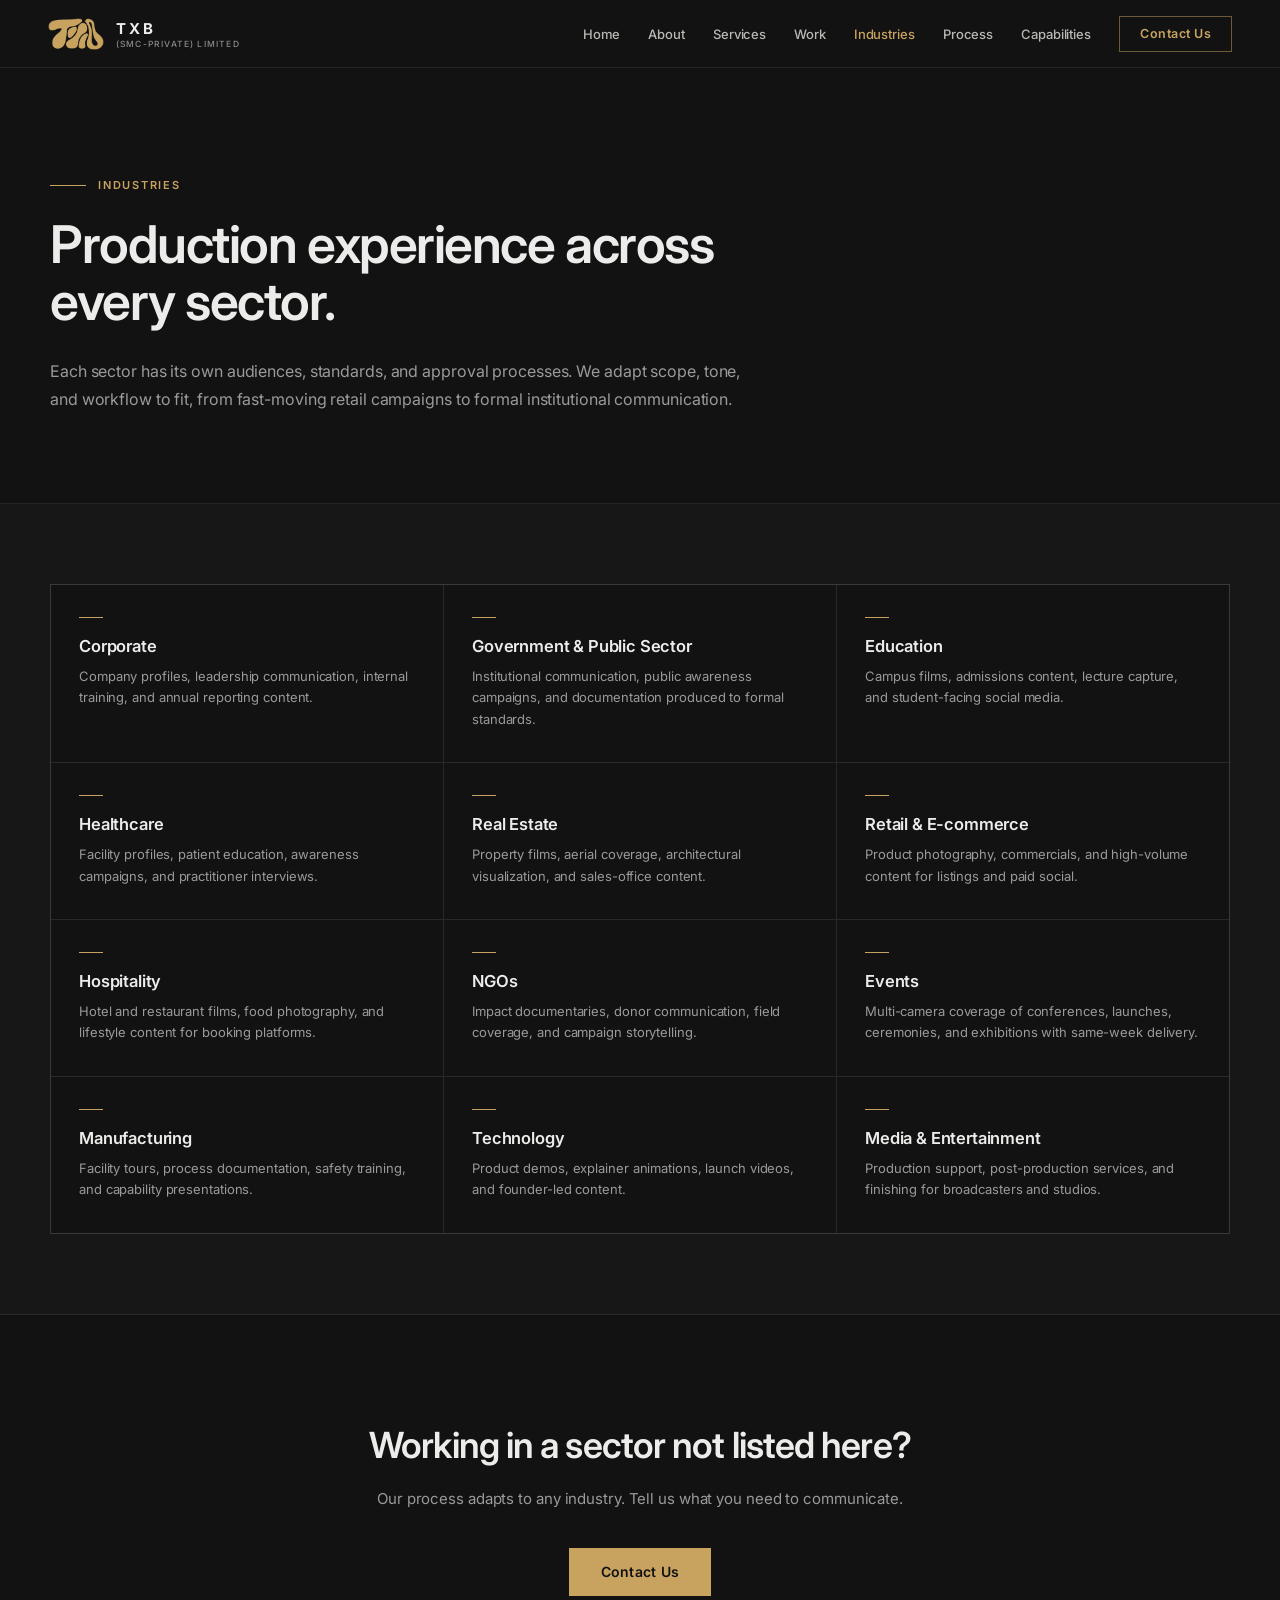
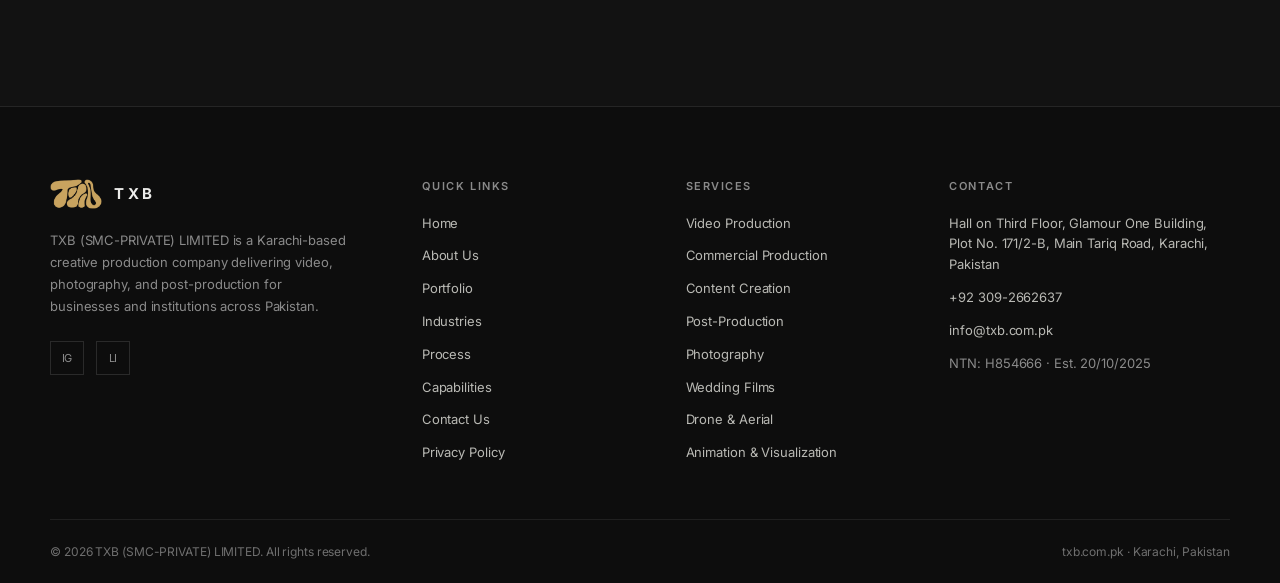
<file: industries.html>
<!DOCTYPE html>
<html lang="en">
<head>
<meta charset="utf-8">
<meta name="viewport" content="width=device-width, initial-scale=1">
<title>Industries - Sectors We Serve | TXB Creative Production, Karachi</title>
<meta name="description" content="TXB produces video, photography, and content for corporate, government, education, healthcare, real estate, retail, hospitality, NGO, events, manufacturing, technology, and media sectors.">
<link rel="preconnect" href="https://fonts.googleapis.com">
<link href="https://fonts.googleapis.com/css2?family=Inter:wght@400;500;600;700&display=swap" rel="stylesheet">
<link rel="stylesheet" href="css/style.css">
</head>
<body>

<header class="nav">
  <a href="index.html" class="nav-brand">
    <img src="assets/txb-logo-gold.png" alt="TXB logo">
    <span class="nav-brand-text">
      <span class="brand-name">TXB</span>
      <span class="brand-sub">(SMC-PRIVATE) LIMITED</span>
    </span>
  </a>
  <nav class="nav-links">
    <a href="index.html">Home</a>
    <a href="about.html">About</a>
    <a href="services.html">Services</a>
    <a href="portfolio.html">Work</a>
    <a href="industries.html" class="active">Industries</a>
    <a href="process.html">Process</a>
    <a href="capabilities.html">Capabilities</a>
    <a href="contact.html" class="nav-cta">Contact Us</a>
  </nav>
  <button class="nav-toggle" aria-label="Menu" aria-expanded="false"><span></span><span></span><span></span></button>
  <nav class="nav-menu">
    <a href="index.html">Home</a>
    <a href="about.html">About</a>
    <a href="services.html">Services</a>
    <a href="portfolio.html">Work</a>
    <a href="industries.html" class="active">Industries</a>
    <a href="process.html">Process</a>
    <a href="capabilities.html">Capabilities</a>
    <a href="contact.html" class="nav-cta">Contact Us</a>
  </nav>
</header>

<section class="page-header">
  <div class="container">
    <div class="kicker-row" style="margin-bottom:24px">
      <div class="kicker-rule"></div>
      <span class="kicker">Industries</span>
    </div>
    <h1>Production experience across every sector.</h1>
    <p class="lead">Each sector has its own audiences, standards, and approval processes. We adapt scope, tone, and workflow to fit, from fast-moving retail campaigns to formal institutional communication.</p>
  </div>
</section>

<section class="section section-alt" style="padding-top:80px;padding-bottom:80px">
  <div class="container">
    <div class="card-grid cols-3">
      <div class="card card-on-alt">
        <div class="gold-tick" style="margin-bottom:18px"></div>
        <div class="card-title">Corporate</div>
        <div class="card-desc" style="line-height:1.65">Company profiles, leadership communication, internal training, and annual reporting content.</div>
      </div>
      <div class="card card-on-alt">
        <div class="gold-tick" style="margin-bottom:18px"></div>
        <div class="card-title">Government &amp; Public Sector</div>
        <div class="card-desc" style="line-height:1.65">Institutional communication, public awareness campaigns, and documentation produced to formal standards.</div>
      </div>
      <div class="card card-on-alt">
        <div class="gold-tick" style="margin-bottom:18px"></div>
        <div class="card-title">Education</div>
        <div class="card-desc" style="line-height:1.65">Campus films, admissions content, lecture capture, and student-facing social media.</div>
      </div>
      <div class="card card-on-alt">
        <div class="gold-tick" style="margin-bottom:18px"></div>
        <div class="card-title">Healthcare</div>
        <div class="card-desc" style="line-height:1.65">Facility profiles, patient education, awareness campaigns, and practitioner interviews.</div>
      </div>
      <div class="card card-on-alt">
        <div class="gold-tick" style="margin-bottom:18px"></div>
        <div class="card-title">Real Estate</div>
        <div class="card-desc" style="line-height:1.65">Property films, aerial coverage, architectural visualization, and sales-office content.</div>
      </div>
      <div class="card card-on-alt">
        <div class="gold-tick" style="margin-bottom:18px"></div>
        <div class="card-title">Retail &amp; E-commerce</div>
        <div class="card-desc" style="line-height:1.65">Product photography, commercials, and high-volume content for listings and paid social.</div>
      </div>
      <div class="card card-on-alt">
        <div class="gold-tick" style="margin-bottom:18px"></div>
        <div class="card-title">Hospitality</div>
        <div class="card-desc" style="line-height:1.65">Hotel and restaurant films, food photography, and lifestyle content for booking platforms.</div>
      </div>
      <div class="card card-on-alt">
        <div class="gold-tick" style="margin-bottom:18px"></div>
        <div class="card-title">NGOs</div>
        <div class="card-desc" style="line-height:1.65">Impact documentaries, donor communication, field coverage, and campaign storytelling.</div>
      </div>
      <div class="card card-on-alt">
        <div class="gold-tick" style="margin-bottom:18px"></div>
        <div class="card-title">Events</div>
        <div class="card-desc" style="line-height:1.65">Multi-camera coverage of conferences, launches, ceremonies, and exhibitions with same-week delivery.</div>
      </div>
      <div class="card card-on-alt">
        <div class="gold-tick" style="margin-bottom:18px"></div>
        <div class="card-title">Manufacturing</div>
        <div class="card-desc" style="line-height:1.65">Facility tours, process documentation, safety training, and capability presentations.</div>
      </div>
      <div class="card card-on-alt">
        <div class="gold-tick" style="margin-bottom:18px"></div>
        <div class="card-title">Technology</div>
        <div class="card-desc" style="line-height:1.65">Product demos, explainer animations, launch videos, and founder-led content.</div>
      </div>
      <div class="card card-on-alt">
        <div class="gold-tick" style="margin-bottom:18px"></div>
        <div class="card-title">Media &amp; Entertainment</div>
        <div class="card-desc" style="line-height:1.65">Production support, post-production services, and finishing for broadcasters and studios.</div>
      </div>
    </div>
  </div>
</section>

<section class="cta">
  <div class="cta-inner">
    <h2>Working in a sector not listed here?</h2>
    <p>Our process adapts to any industry. Tell us what you need to communicate.</p>
    <div class="btn-row">
      <a href="contact.html" class="btn-gold">Contact Us</a>
    </div>
  </div>
</section>

<footer class="footer">
  <div class="container">
    <div class="footer-grid">
      <div>
        <div class="footer-brand">
          <img src="assets/txb-logo-gold.png" alt="TXB logo">
          <span>TXB</span>
        </div>
        <p class="footer-about">TXB (SMC-PRIVATE) LIMITED is a Karachi-based creative production company delivering video, photography, and post-production for businesses and institutions across Pakistan.</p>
        <div class="footer-social">
          <a href="https://www.instagram.com/txb.com.pk/" aria-label="Instagram" target="_blank" rel="noopener">IG</a>
          <a href="https://www.linkedin.com/company/txb-pk" aria-label="LinkedIn" target="_blank" rel="noopener">LI</a>
        </div>
      </div>
      <div>
        <div class="footer-heading">Quick links</div>
        <div class="footer-links">
          <a href="index.html">Home</a>
          <a href="about.html">About Us</a>
          <a href="portfolio.html">Portfolio</a>
          <a href="industries.html">Industries</a>
          <a href="process.html">Process</a>
          <a href="capabilities.html">Capabilities</a>
          <a href="contact.html">Contact Us</a>
          <a href="privacy.html">Privacy Policy</a>
        </div>
      </div>
      <div>
        <div class="footer-heading">Services</div>
        <div class="footer-links">
          <a href="services.html">Video Production</a>
          <a href="services.html">Commercial Production</a>
          <a href="services.html">Content Creation</a>
          <a href="services.html">Post-Production</a>
          <a href="services.html">Photography</a>
          <a href="services.html">Wedding Films</a>
          <a href="services.html">Drone &amp; Aerial</a>
          <a href="services.html">Animation &amp; Visualization</a>
        </div>
      </div>
      <div>
        <div class="footer-heading">Contact</div>
        <div class="footer-links">
          <span>Hall on Third Floor, Glamour One Building, Plot No. 171/2-B, Main Tariq Road, Karachi, Pakistan</span>
          <a href="tel:+923092662637">+92 309-2662637</a>
          <a href="mailto:info@txb.com.pk">info@txb.com.pk</a>
          <span class="muted">NTN: H854666 · Est. 20/10/2025</span>
        </div>
      </div>
    </div>
    <div class="footer-bottom">
      <span>© 2026 TXB (SMC-PRIVATE) LIMITED. All rights reserved.</span>
      <span>txb.com.pk · Karachi, Pakistan</span>
    </div>
  </div>
</footer>

<script src="js/main.js"></script>
</body>
</html>
</file>
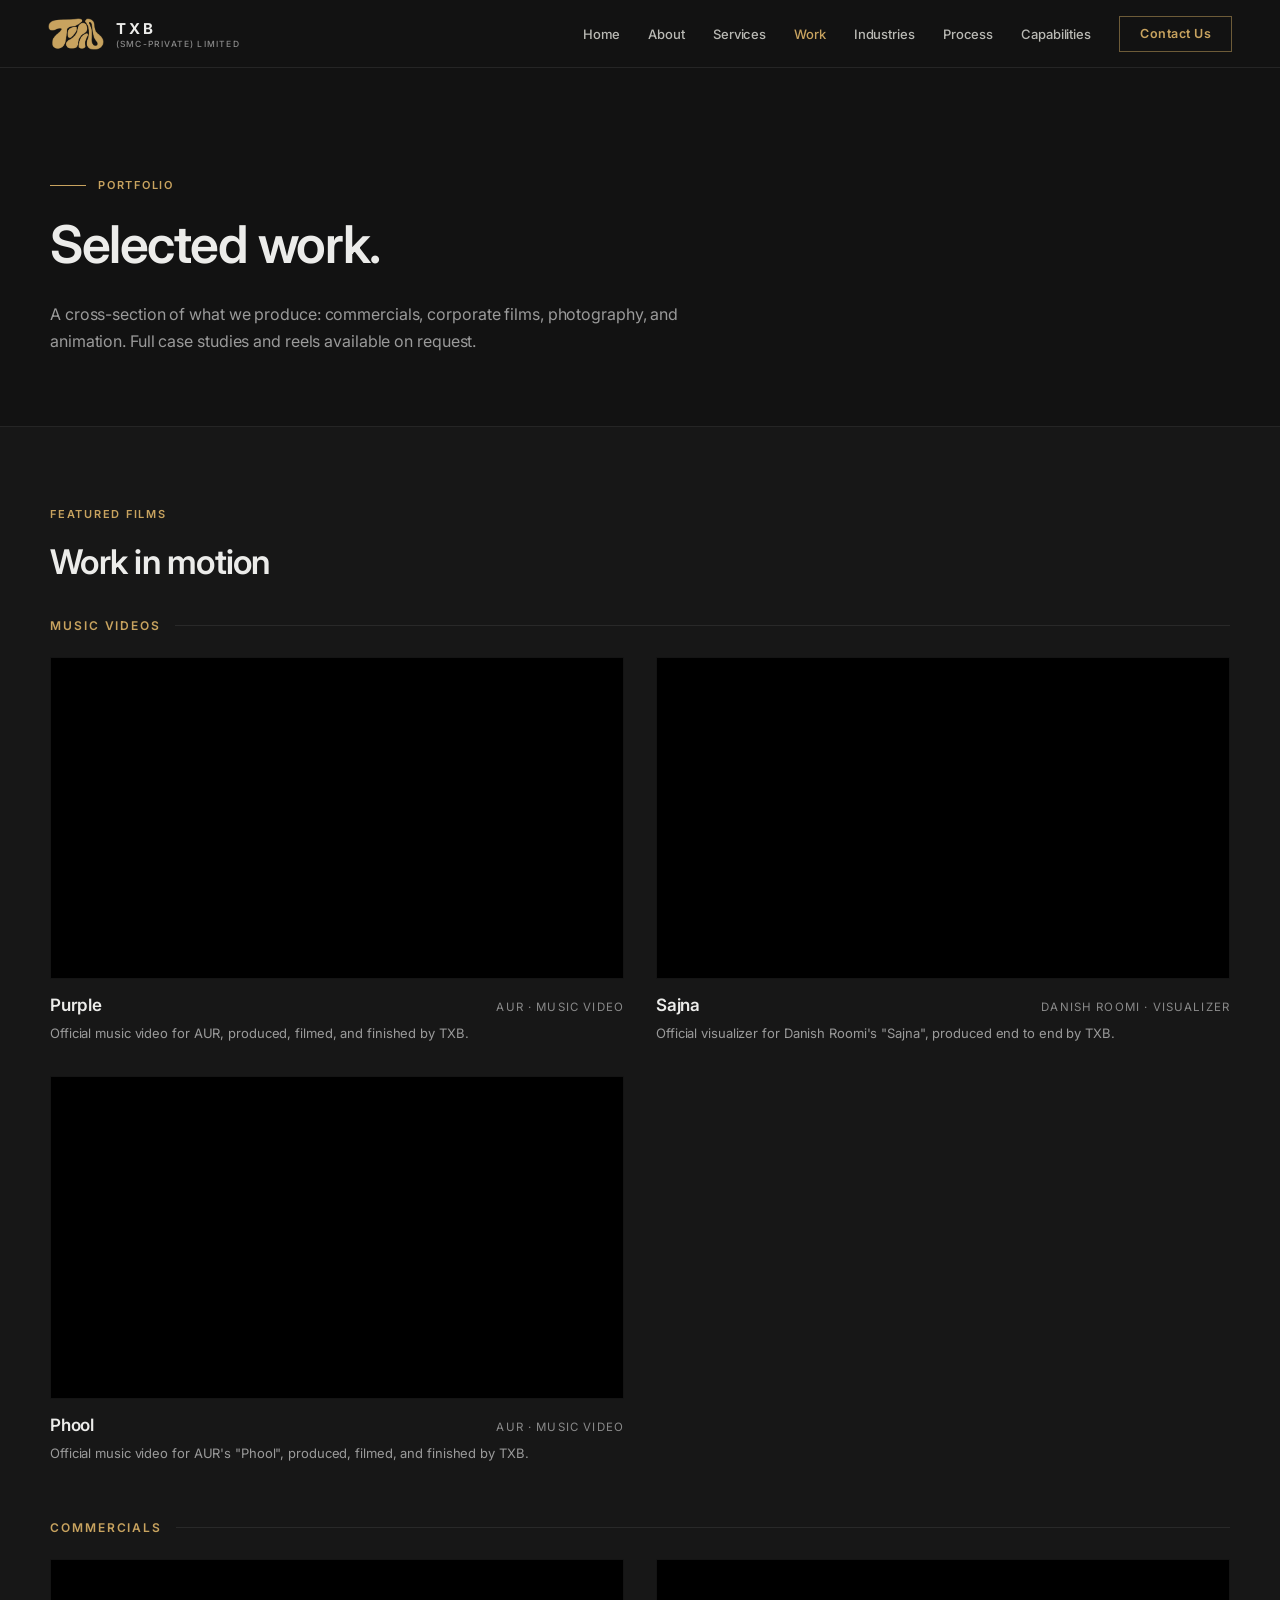
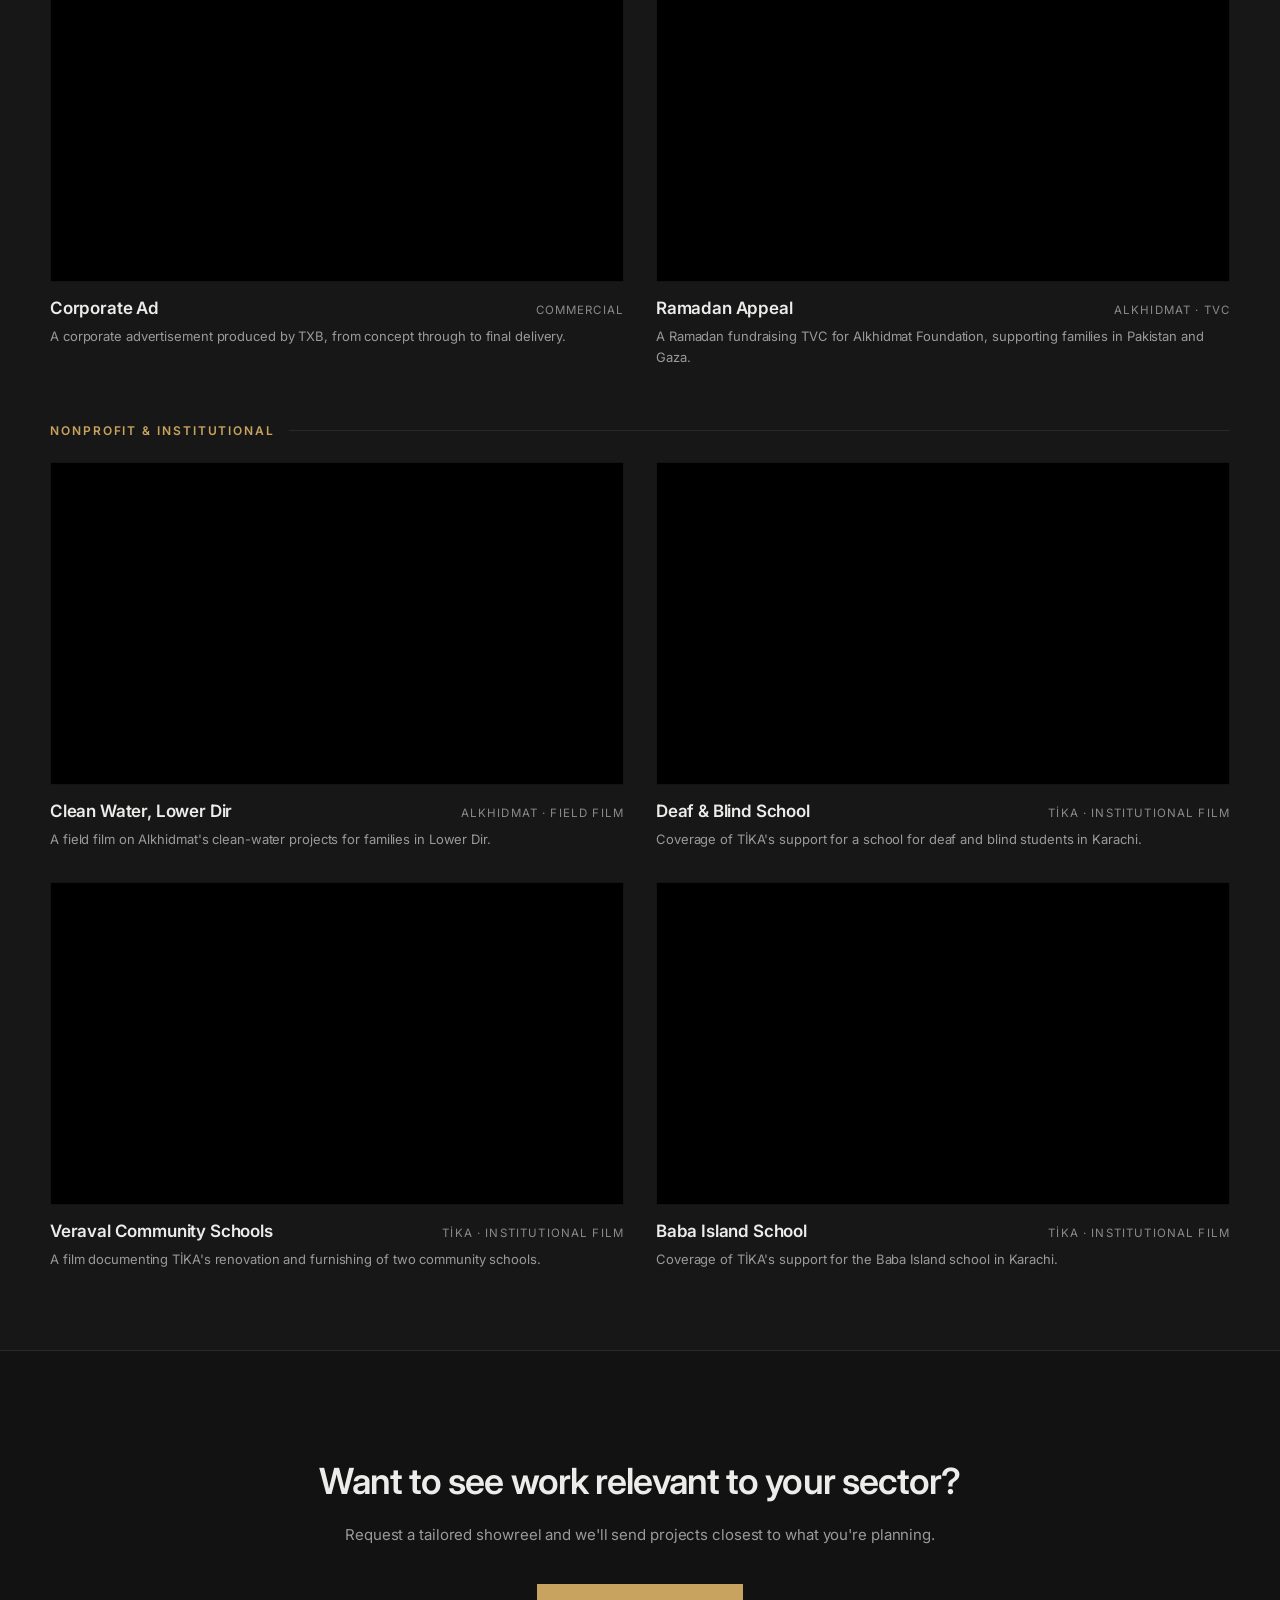
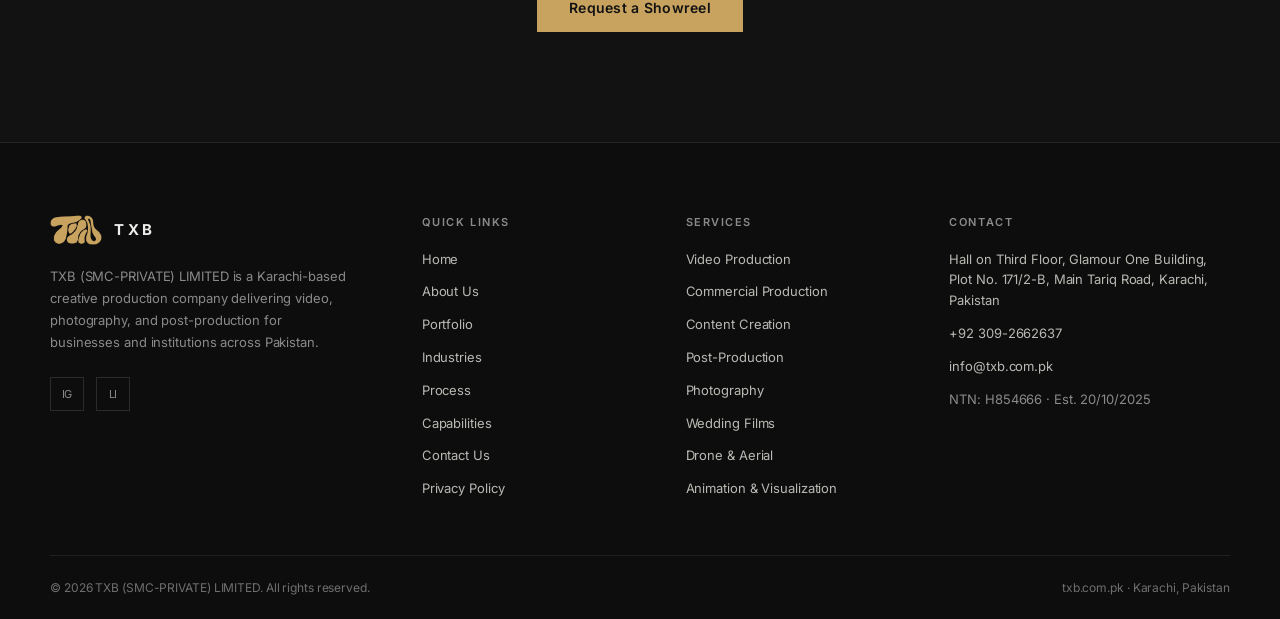
<file: portfolio.html>
<!DOCTYPE html>
<html lang="en">
<head>
<meta charset="utf-8">
<meta name="viewport" content="width=device-width, initial-scale=1">
<title>Portfolio - Our Work | TXB Video Production & Photography, Karachi</title>
<meta name="description" content="Selected work by TXB: commercial films, corporate videos, product shoots, event coverage, documentaries, wedding films, social campaigns, and 3D visualization, produced in Karachi, Pakistan.">
<link rel="preconnect" href="https://fonts.googleapis.com">
<link href="https://fonts.googleapis.com/css2?family=Inter:wght@400;500;600;700&display=swap" rel="stylesheet">
<link rel="stylesheet" href="css/style.css">
</head>
<body>

<header class="nav">
  <a href="index.html" class="nav-brand">
    <img src="assets/txb-logo-gold.png" alt="TXB logo">
    <span class="nav-brand-text">
      <span class="brand-name">TXB</span>
      <span class="brand-sub">(SMC-PRIVATE) LIMITED</span>
    </span>
  </a>
  <nav class="nav-links">
    <a href="index.html">Home</a>
    <a href="about.html">About</a>
    <a href="services.html">Services</a>
    <a href="portfolio.html" class="active">Work</a>
    <a href="industries.html">Industries</a>
    <a href="process.html">Process</a>
    <a href="capabilities.html">Capabilities</a>
    <a href="contact.html" class="nav-cta">Contact Us</a>
  </nav>
  <button class="nav-toggle" aria-label="Menu" aria-expanded="false"><span></span><span></span><span></span></button>
  <nav class="nav-menu">
    <a href="index.html">Home</a>
    <a href="about.html">About</a>
    <a href="services.html">Services</a>
    <a href="portfolio.html" class="active">Work</a>
    <a href="industries.html">Industries</a>
    <a href="process.html">Process</a>
    <a href="capabilities.html">Capabilities</a>
    <a href="contact.html" class="nav-cta">Contact Us</a>
  </nav>
</header>

<section class="page-header" style="padding-bottom:70px">
  <div class="container">
    <div class="kicker-row" style="margin-bottom:24px">
      <div class="kicker-rule"></div>
      <span class="kicker">Portfolio</span>
    </div>
    <h1>Selected work.</h1>
    <p class="lead">A cross-section of what we produce: commercials, corporate films, photography, and animation. Full case studies and reels available on request.</p>
  </div>
</section>

<section class="section section-alt" style="padding-top:80px;padding-bottom:80px">
  <div class="container">
    <div class="section-head" style="margin-bottom:36px">
      <div>
        <span class="kicker">Featured films</span>
        <h2 class="section-title">Work in motion</h2>
      </div>
    </div>
    <!-- Music Videos -->
    <div class="cat-group">
      <div class="cat-head"><span class="lbl">Music Videos</span><span class="line"></span></div>
      <div class="video-grid">
        <div>
          <div class="video-embed">
            <iframe src="https://www.youtube-nocookie.com/embed/6oAbrKhvf7M" title="AUR - Purple (Official Music Video)" loading="lazy" allow="accelerometer; autoplay; clipboard-write; encrypted-media; gyroscope; picture-in-picture; web-share" allowfullscreen></iframe>
          </div>
          <div class="work-meta" style="margin-top:16px">
            <span class="work-name" style="font-size:17px;letter-spacing:-0.01em">Purple</span>
            <span class="work-type" style="font-size:11.5px;letter-spacing:0.1em">AUR · Music Video</span>
          </div>
          <p style="margin:8px 0 0;font-size:13px;line-height:1.6;color:var(--text-dim)">Official music video for AUR, produced, filmed, and finished by TXB.</p>
        </div>
        <div>
          <div class="video-embed">
            <iframe src="https://www.youtube-nocookie.com/embed/0UN0gwxlsxA" title="Danish Roomi - Sajna (Official Visualizer)" loading="lazy" allow="accelerometer; autoplay; clipboard-write; encrypted-media; gyroscope; picture-in-picture; web-share" allowfullscreen></iframe>
          </div>
          <div class="work-meta" style="margin-top:16px">
            <span class="work-name" style="font-size:17px;letter-spacing:-0.01em">Sajna</span>
            <span class="work-type" style="font-size:11.5px;letter-spacing:0.1em">Danish Roomi · Visualizer</span>
          </div>
          <p style="margin:8px 0 0;font-size:13px;line-height:1.6;color:var(--text-dim)">Official visualizer for Danish Roomi's "Sajna", produced end to end by TXB.</p>
        </div>
        <div>
          <div class="video-embed">
            <iframe src="https://drive.google.com/file/d/16SocRQME8-XhMIPscLa90iHMjtVMH6q7/preview" title="AUR - Phool" loading="lazy" allow="autoplay" allowfullscreen></iframe>
          </div>
          <div class="work-meta" style="margin-top:16px">
            <span class="work-name" style="font-size:17px;letter-spacing:-0.01em">Phool</span>
            <span class="work-type" style="font-size:11.5px;letter-spacing:0.1em">AUR · Music Video</span>
          </div>
          <p style="margin:8px 0 0;font-size:13px;line-height:1.6;color:var(--text-dim)">Official music video for AUR's "Phool", produced, filmed, and finished by TXB.</p>
        </div>
      </div>
    </div>

    <!-- Commercials -->
    <div class="cat-group">
      <div class="cat-head"><span class="lbl">Commercials</span><span class="line"></span></div>
      <div class="video-grid">
        <div>
          <div class="video-embed">
            <iframe src="https://drive.google.com/file/d/1BcLFxlkug5G6AE-5MRsq6EUetAIjyM8q/preview" title="Corporate Ad" loading="lazy" allow="autoplay" allowfullscreen></iframe>
          </div>
          <div class="work-meta" style="margin-top:16px">
            <span class="work-name" style="font-size:17px;letter-spacing:-0.01em">Corporate Ad</span>
            <span class="work-type" style="font-size:11.5px;letter-spacing:0.1em">Commercial</span>
          </div>
          <p style="margin:8px 0 0;font-size:13px;line-height:1.6;color:var(--text-dim)">A corporate advertisement produced by TXB, from concept through to final delivery.</p>
        </div>
        <div>
          <div class="video-embed">
            <iframe src="https://www.youtube-nocookie.com/embed/SGA9wS-gtm8" title="Alkhidmat Ramadan TVC" loading="lazy" allow="accelerometer; autoplay; clipboard-write; encrypted-media; gyroscope; picture-in-picture; web-share" allowfullscreen></iframe>
          </div>
          <div class="work-meta" style="margin-top:16px">
            <span class="work-name" style="font-size:17px;letter-spacing:-0.01em">Ramadan Appeal</span>
            <span class="work-type" style="font-size:11.5px;letter-spacing:0.1em">Alkhidmat · TVC</span>
          </div>
          <p style="margin:8px 0 0;font-size:13px;line-height:1.6;color:var(--text-dim)">A Ramadan fundraising TVC for Alkhidmat Foundation, supporting families in Pakistan and Gaza.</p>
        </div>
      </div>
    </div>

    <!-- Nonprofit & Institutional -->
    <div class="cat-group">
      <div class="cat-head"><span class="lbl">Nonprofit &amp; Institutional</span><span class="line"></span></div>
      <div class="video-grid">
        <div>
          <div class="video-embed">
            <iframe src="https://www.youtube-nocookie.com/embed/QAmU6kAA5fY" title="Alkhidmat Water Projects, Lower Dir" loading="lazy" allow="accelerometer; autoplay; clipboard-write; encrypted-media; gyroscope; picture-in-picture; web-share" allowfullscreen></iframe>
          </div>
          <div class="work-meta" style="margin-top:16px">
            <span class="work-name" style="font-size:17px;letter-spacing:-0.01em">Clean Water, Lower Dir</span>
            <span class="work-type" style="font-size:11.5px;letter-spacing:0.1em">Alkhidmat · Field Film</span>
          </div>
          <p style="margin:8px 0 0;font-size:13px;line-height:1.6;color:var(--text-dim)">A field film on Alkhidmat's clean-water projects for families in Lower Dir.</p>
        </div>
        <div>
          <div class="video-embed">
            <iframe src="https://www.youtube-nocookie.com/embed/AffCb8yK49I" title="TIKA Support for Deaf and Blind School" loading="lazy" allow="accelerometer; autoplay; clipboard-write; encrypted-media; gyroscope; picture-in-picture; web-share" allowfullscreen></iframe>
          </div>
          <div class="work-meta" style="margin-top:16px">
            <span class="work-name" style="font-size:17px;letter-spacing:-0.01em">Deaf &amp; Blind School</span>
            <span class="work-type" style="font-size:11.5px;letter-spacing:0.1em">TİKA · Institutional Film</span>
          </div>
          <p style="margin:8px 0 0;font-size:13px;line-height:1.6;color:var(--text-dim)">Coverage of TİKA's support for a school for deaf and blind students in Karachi.</p>
        </div>
        <div>
          <div class="video-embed">
            <iframe src="https://www.youtube-nocookie.com/embed/oQFXHFHXZNs" title="TIKA Renovation of Veraval Turk Community Schools" loading="lazy" allow="accelerometer; autoplay; clipboard-write; encrypted-media; gyroscope; picture-in-picture; web-share" allowfullscreen></iframe>
          </div>
          <div class="work-meta" style="margin-top:16px">
            <span class="work-name" style="font-size:17px;letter-spacing:-0.01em">Veraval Community Schools</span>
            <span class="work-type" style="font-size:11.5px;letter-spacing:0.1em">TİKA · Institutional Film</span>
          </div>
          <p style="margin:8px 0 0;font-size:13px;line-height:1.6;color:var(--text-dim)">A film documenting TİKA's renovation and furnishing of two community schools.</p>
        </div>
        <div>
          <div class="video-embed">
            <iframe src="https://www.youtube-nocookie.com/embed/2OI9TP36nmU" title="TIKA Baba Island School Support" loading="lazy" allow="accelerometer; autoplay; clipboard-write; encrypted-media; gyroscope; picture-in-picture; web-share" allowfullscreen></iframe>
          </div>
          <div class="work-meta" style="margin-top:16px">
            <span class="work-name" style="font-size:17px;letter-spacing:-0.01em">Baba Island School</span>
            <span class="work-type" style="font-size:11.5px;letter-spacing:0.1em">TİKA · Institutional Film</span>
          </div>
          <p style="margin:8px 0 0;font-size:13px;line-height:1.6;color:var(--text-dim)">Coverage of TİKA's support for the Baba Island school in Karachi.</p>
        </div>
      </div>
    </div>
  </div>
</section>

<section class="cta">
  <div class="cta-inner">
    <h2>Want to see work relevant to your sector?</h2>
    <p>Request a tailored showreel and we'll send projects closest to what you're planning.</p>
    <div class="btn-row">
      <a href="contact.html" class="btn-gold">Request a Showreel</a>
    </div>
  </div>
</section>

<footer class="footer">
  <div class="container">
    <div class="footer-grid">
      <div>
        <div class="footer-brand">
          <img src="assets/txb-logo-gold.png" alt="TXB logo">
          <span>TXB</span>
        </div>
        <p class="footer-about">TXB (SMC-PRIVATE) LIMITED is a Karachi-based creative production company delivering video, photography, and post-production for businesses and institutions across Pakistan.</p>
        <div class="footer-social">
          <a href="https://www.instagram.com/txb.com.pk/" aria-label="Instagram" target="_blank" rel="noopener">IG</a>
          <a href="https://www.linkedin.com/company/txb-pk" aria-label="LinkedIn" target="_blank" rel="noopener">LI</a>
        </div>
      </div>
      <div>
        <div class="footer-heading">Quick links</div>
        <div class="footer-links">
          <a href="index.html">Home</a>
          <a href="about.html">About Us</a>
          <a href="portfolio.html">Portfolio</a>
          <a href="industries.html">Industries</a>
          <a href="process.html">Process</a>
          <a href="capabilities.html">Capabilities</a>
          <a href="contact.html">Contact Us</a>
          <a href="privacy.html">Privacy Policy</a>
        </div>
      </div>
      <div>
        <div class="footer-heading">Services</div>
        <div class="footer-links">
          <a href="services.html">Video Production</a>
          <a href="services.html">Commercial Production</a>
          <a href="services.html">Content Creation</a>
          <a href="services.html">Post-Production</a>
          <a href="services.html">Photography</a>
          <a href="services.html">Wedding Films</a>
          <a href="services.html">Drone &amp; Aerial</a>
          <a href="services.html">Animation &amp; Visualization</a>
        </div>
      </div>
      <div>
        <div class="footer-heading">Contact</div>
        <div class="footer-links">
          <span>Hall on Third Floor, Glamour One Building, Plot No. 171/2-B, Main Tariq Road, Karachi, Pakistan</span>
          <a href="tel:+923092662637">+92 309-2662637</a>
          <a href="mailto:info@txb.com.pk">info@txb.com.pk</a>
          <span class="muted">NTN: H854666 · Est. 20/10/2025</span>
        </div>
      </div>
    </div>
    <div class="footer-bottom">
      <span>© 2026 TXB (SMC-PRIVATE) LIMITED. All rights reserved.</span>
      <span>txb.com.pk · Karachi, Pakistan</span>
    </div>
  </div>
</footer>

<script src="js/main.js"></script>
</body>
</html>
</file>
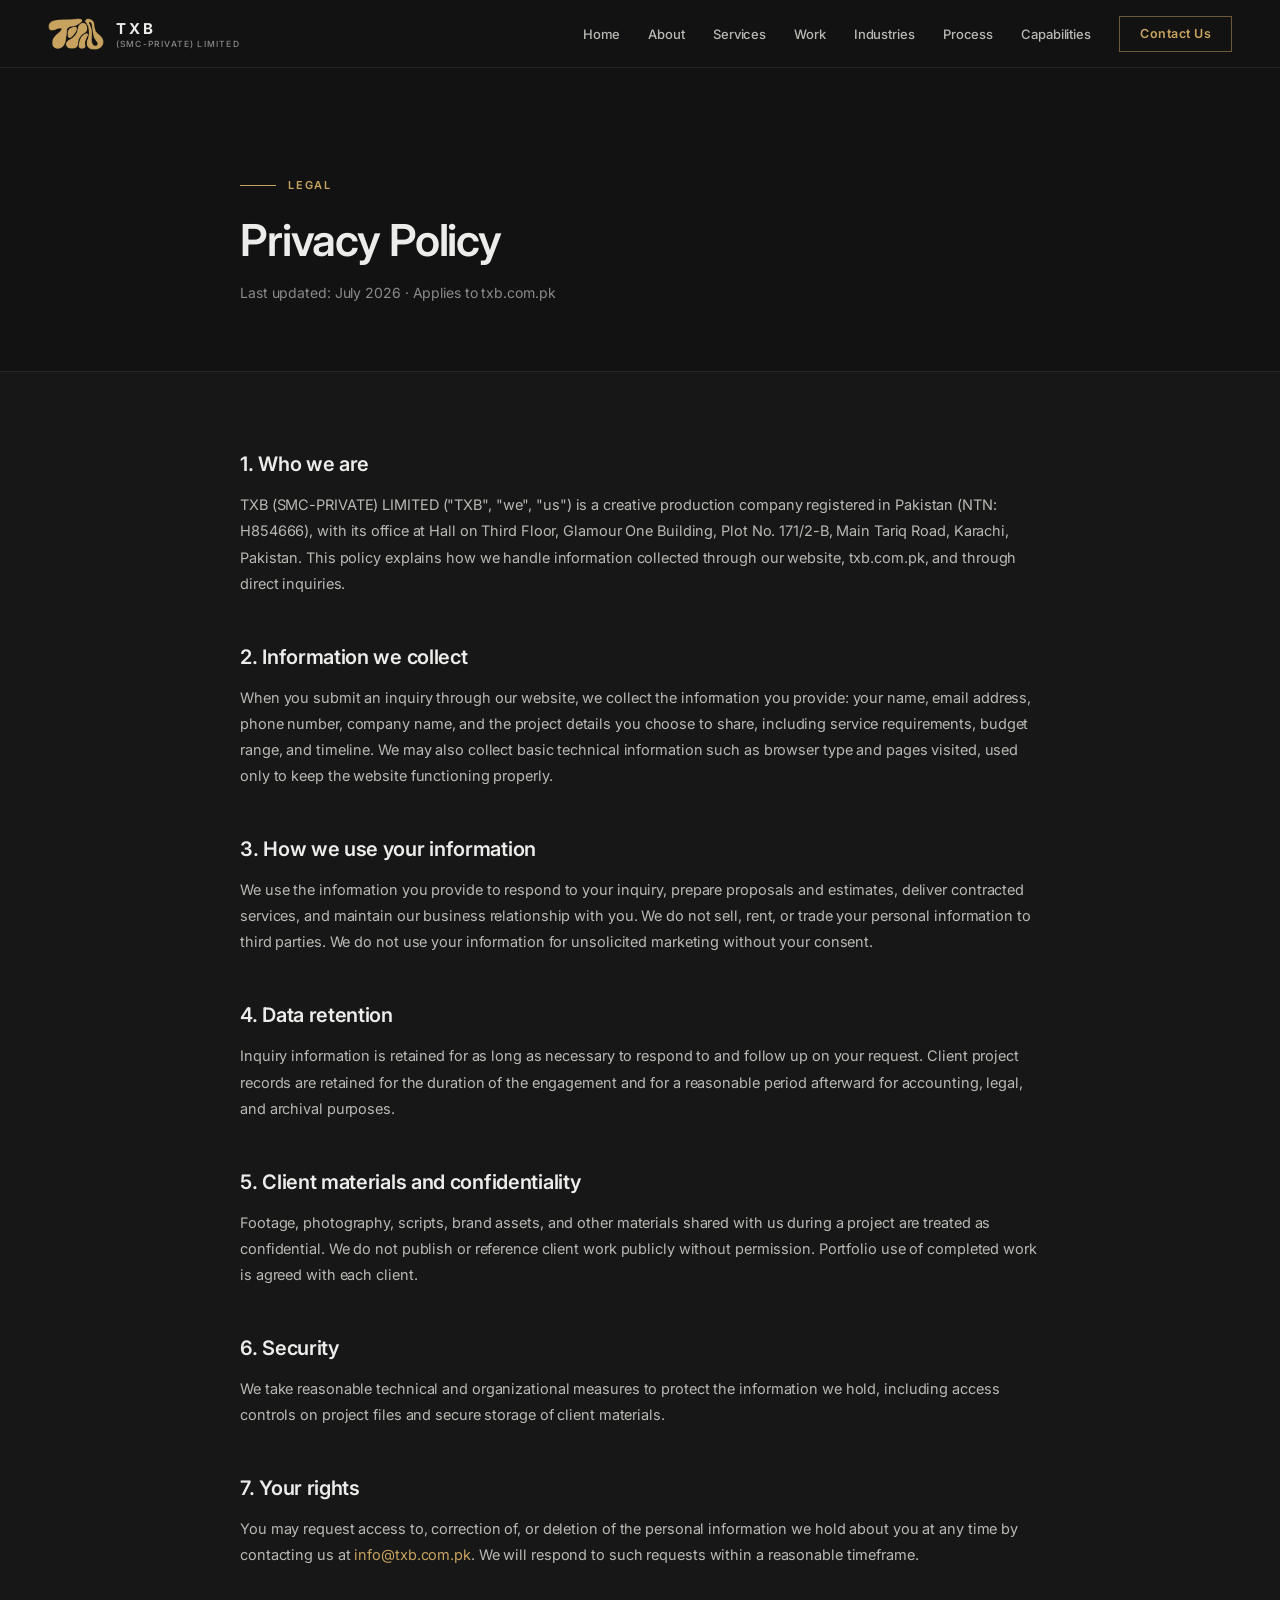
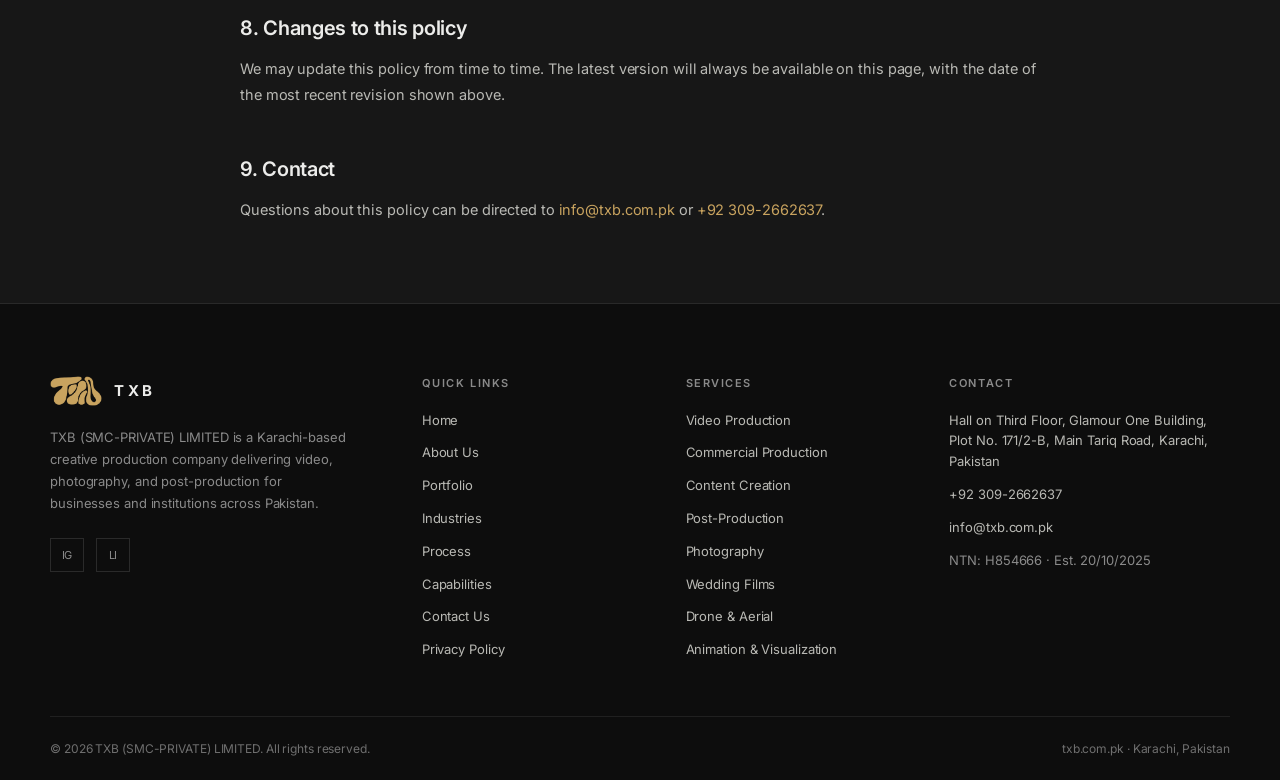
<file: privacy.html>
<!DOCTYPE html>
<html lang="en">
<head>
<meta charset="utf-8">
<meta name="viewport" content="width=device-width, initial-scale=1">
<title>Privacy Policy - TXB (SMC-PRIVATE) LIMITED</title>
<meta name="description" content="How TXB (SMC-PRIVATE) LIMITED collects, uses, and protects information submitted through txb.com.pk.">
<link rel="preconnect" href="https://fonts.googleapis.com">
<link href="https://fonts.googleapis.com/css2?family=Inter:wght@400;500;600;700&display=swap" rel="stylesheet">
<link rel="stylesheet" href="css/style.css">
</head>
<body>

<header class="nav">
  <a href="index.html" class="nav-brand">
    <img src="assets/txb-logo-gold.png" alt="TXB logo">
    <span class="nav-brand-text">
      <span class="brand-name">TXB</span>
      <span class="brand-sub">(SMC-PRIVATE) LIMITED</span>
    </span>
  </a>
  <nav class="nav-links">
    <a href="index.html">Home</a>
    <a href="about.html">About</a>
    <a href="services.html">Services</a>
    <a href="portfolio.html">Work</a>
    <a href="industries.html">Industries</a>
    <a href="process.html">Process</a>
    <a href="capabilities.html">Capabilities</a>
    <a href="contact.html" class="nav-cta">Contact Us</a>
  </nav>
  <button class="nav-toggle" aria-label="Menu" aria-expanded="false"><span></span><span></span><span></span></button>
  <nav class="nav-menu">
    <a href="index.html">Home</a>
    <a href="about.html">About</a>
    <a href="services.html">Services</a>
    <a href="portfolio.html">Work</a>
    <a href="industries.html">Industries</a>
    <a href="process.html">Process</a>
    <a href="capabilities.html">Capabilities</a>
    <a href="contact.html" class="nav-cta">Contact Us</a>
  </nav>
</header>

<section class="page-header" style="padding-bottom:70px">
  <div class="container-narrow">
    <div class="kicker-row" style="margin-bottom:24px">
      <div class="kicker-rule"></div>
      <span class="kicker">Legal</span>
    </div>
    <h1 style="font-size:44px;letter-spacing:-0.026em">Privacy Policy</h1>
    <p style="margin:20px 0 0;font-size:14px;color:var(--text-faint)">Last updated: July 2026 · Applies to txb.com.pk</p>
  </div>
</section>

<section class="section section-alt" style="padding-top:80px;padding-bottom:80px">
  <div class="container-narrow legal-body">
    <div>
      <h2>1. Who we are</h2>
      <p>TXB (SMC-PRIVATE) LIMITED ("TXB", "we", "us") is a creative production company registered in Pakistan (NTN: H854666), with its office at Hall on Third Floor, Glamour One Building, Plot No. 171/2-B, Main Tariq Road, Karachi, Pakistan. This policy explains how we handle information collected through our website, txb.com.pk, and through direct inquiries.</p>
    </div>
    <div>
      <h2>2. Information we collect</h2>
      <p>When you submit an inquiry through our website, we collect the information you provide: your name, email address, phone number, company name, and the project details you choose to share, including service requirements, budget range, and timeline. We may also collect basic technical information such as browser type and pages visited, used only to keep the website functioning properly.</p>
    </div>
    <div>
      <h2>3. How we use your information</h2>
      <p>We use the information you provide to respond to your inquiry, prepare proposals and estimates, deliver contracted services, and maintain our business relationship with you. We do not sell, rent, or trade your personal information to third parties. We do not use your information for unsolicited marketing without your consent.</p>
    </div>
    <div>
      <h2>4. Data retention</h2>
      <p>Inquiry information is retained for as long as necessary to respond to and follow up on your request. Client project records are retained for the duration of the engagement and for a reasonable period afterward for accounting, legal, and archival purposes.</p>
    </div>
    <div>
      <h2>5. Client materials and confidentiality</h2>
      <p>Footage, photography, scripts, brand assets, and other materials shared with us during a project are treated as confidential. We do not publish or reference client work publicly without permission. Portfolio use of completed work is agreed with each client.</p>
    </div>
    <div>
      <h2>6. Security</h2>
      <p>We take reasonable technical and organizational measures to protect the information we hold, including access controls on project files and secure storage of client materials.</p>
    </div>
    <div>
      <h2>7. Your rights</h2>
      <p>You may request access to, correction of, or deletion of the personal information we hold about you at any time by contacting us at <a href="mailto:info@txb.com.pk">info@txb.com.pk</a>. We will respond to such requests within a reasonable timeframe.</p>
    </div>
    <div>
      <h2>8. Changes to this policy</h2>
      <p>We may update this policy from time to time. The latest version will always be available on this page, with the date of the most recent revision shown above.</p>
    </div>
    <div>
      <h2>9. Contact</h2>
      <p>Questions about this policy can be directed to <a href="mailto:info@txb.com.pk">info@txb.com.pk</a> or <a href="tel:+923092662637">+92 309-2662637</a>.</p>
    </div>
  </div>
</section>

<footer class="footer">
  <div class="container">
    <div class="footer-grid">
      <div>
        <div class="footer-brand">
          <img src="assets/txb-logo-gold.png" alt="TXB logo">
          <span>TXB</span>
        </div>
        <p class="footer-about">TXB (SMC-PRIVATE) LIMITED is a Karachi-based creative production company delivering video, photography, and post-production for businesses and institutions across Pakistan.</p>
        <div class="footer-social">
          <a href="https://www.instagram.com/txb.com.pk/" aria-label="Instagram" target="_blank" rel="noopener">IG</a>
          <a href="https://www.linkedin.com/company/txb-pk" aria-label="LinkedIn" target="_blank" rel="noopener">LI</a>
        </div>
      </div>
      <div>
        <div class="footer-heading">Quick links</div>
        <div class="footer-links">
          <a href="index.html">Home</a>
          <a href="about.html">About Us</a>
          <a href="portfolio.html">Portfolio</a>
          <a href="industries.html">Industries</a>
          <a href="process.html">Process</a>
          <a href="capabilities.html">Capabilities</a>
          <a href="contact.html">Contact Us</a>
          <a href="privacy.html">Privacy Policy</a>
        </div>
      </div>
      <div>
        <div class="footer-heading">Services</div>
        <div class="footer-links">
          <a href="services.html">Video Production</a>
          <a href="services.html">Commercial Production</a>
          <a href="services.html">Content Creation</a>
          <a href="services.html">Post-Production</a>
          <a href="services.html">Photography</a>
          <a href="services.html">Wedding Films</a>
          <a href="services.html">Drone &amp; Aerial</a>
          <a href="services.html">Animation &amp; Visualization</a>
        </div>
      </div>
      <div>
        <div class="footer-heading">Contact</div>
        <div class="footer-links">
          <span>Hall on Third Floor, Glamour One Building, Plot No. 171/2-B, Main Tariq Road, Karachi, Pakistan</span>
          <a href="tel:+923092662637">+92 309-2662637</a>
          <a href="mailto:info@txb.com.pk">info@txb.com.pk</a>
          <span class="muted">NTN: H854666 · Est. 20/10/2025</span>
        </div>
      </div>
    </div>
    <div class="footer-bottom">
      <span>© 2026 TXB (SMC-PRIVATE) LIMITED. All rights reserved.</span>
      <span>txb.com.pk · Karachi, Pakistan</span>
    </div>
  </div>
</footer>

<script src="js/main.js"></script>
</body>
</html>
</file>
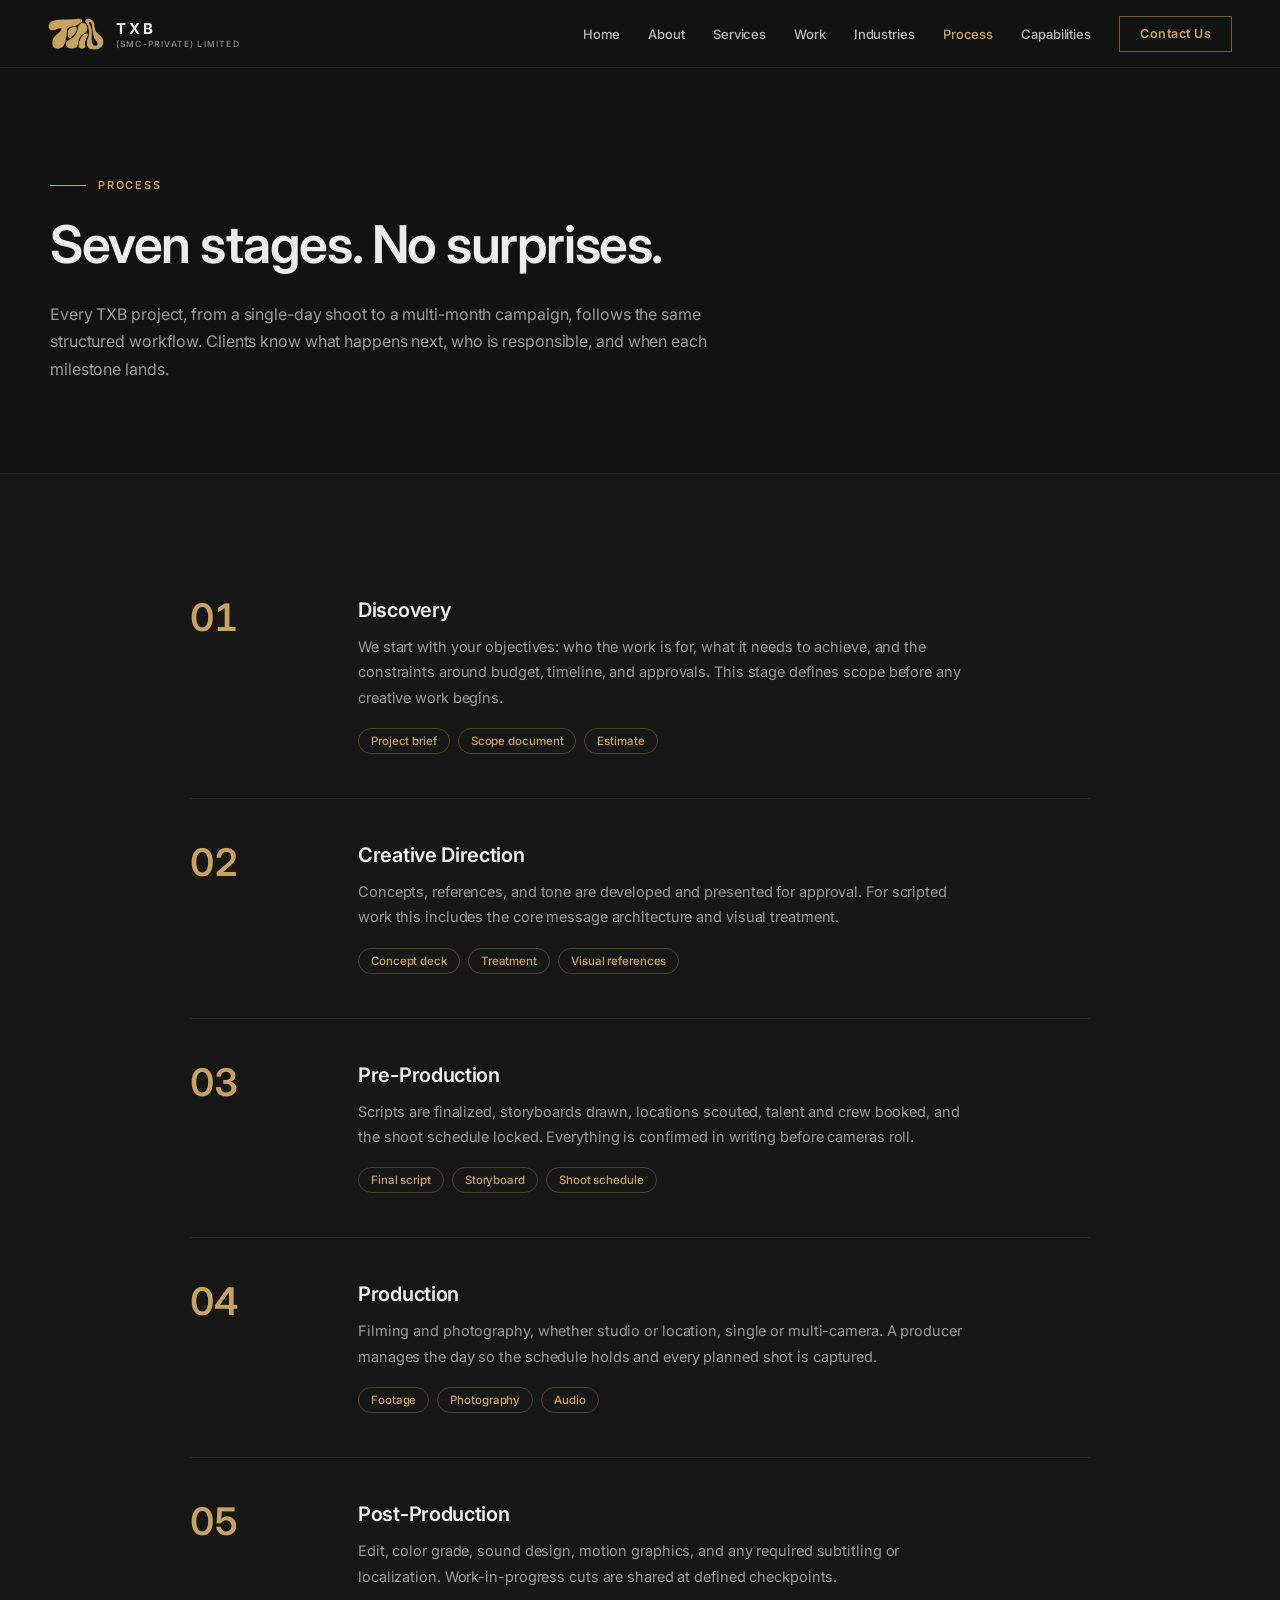
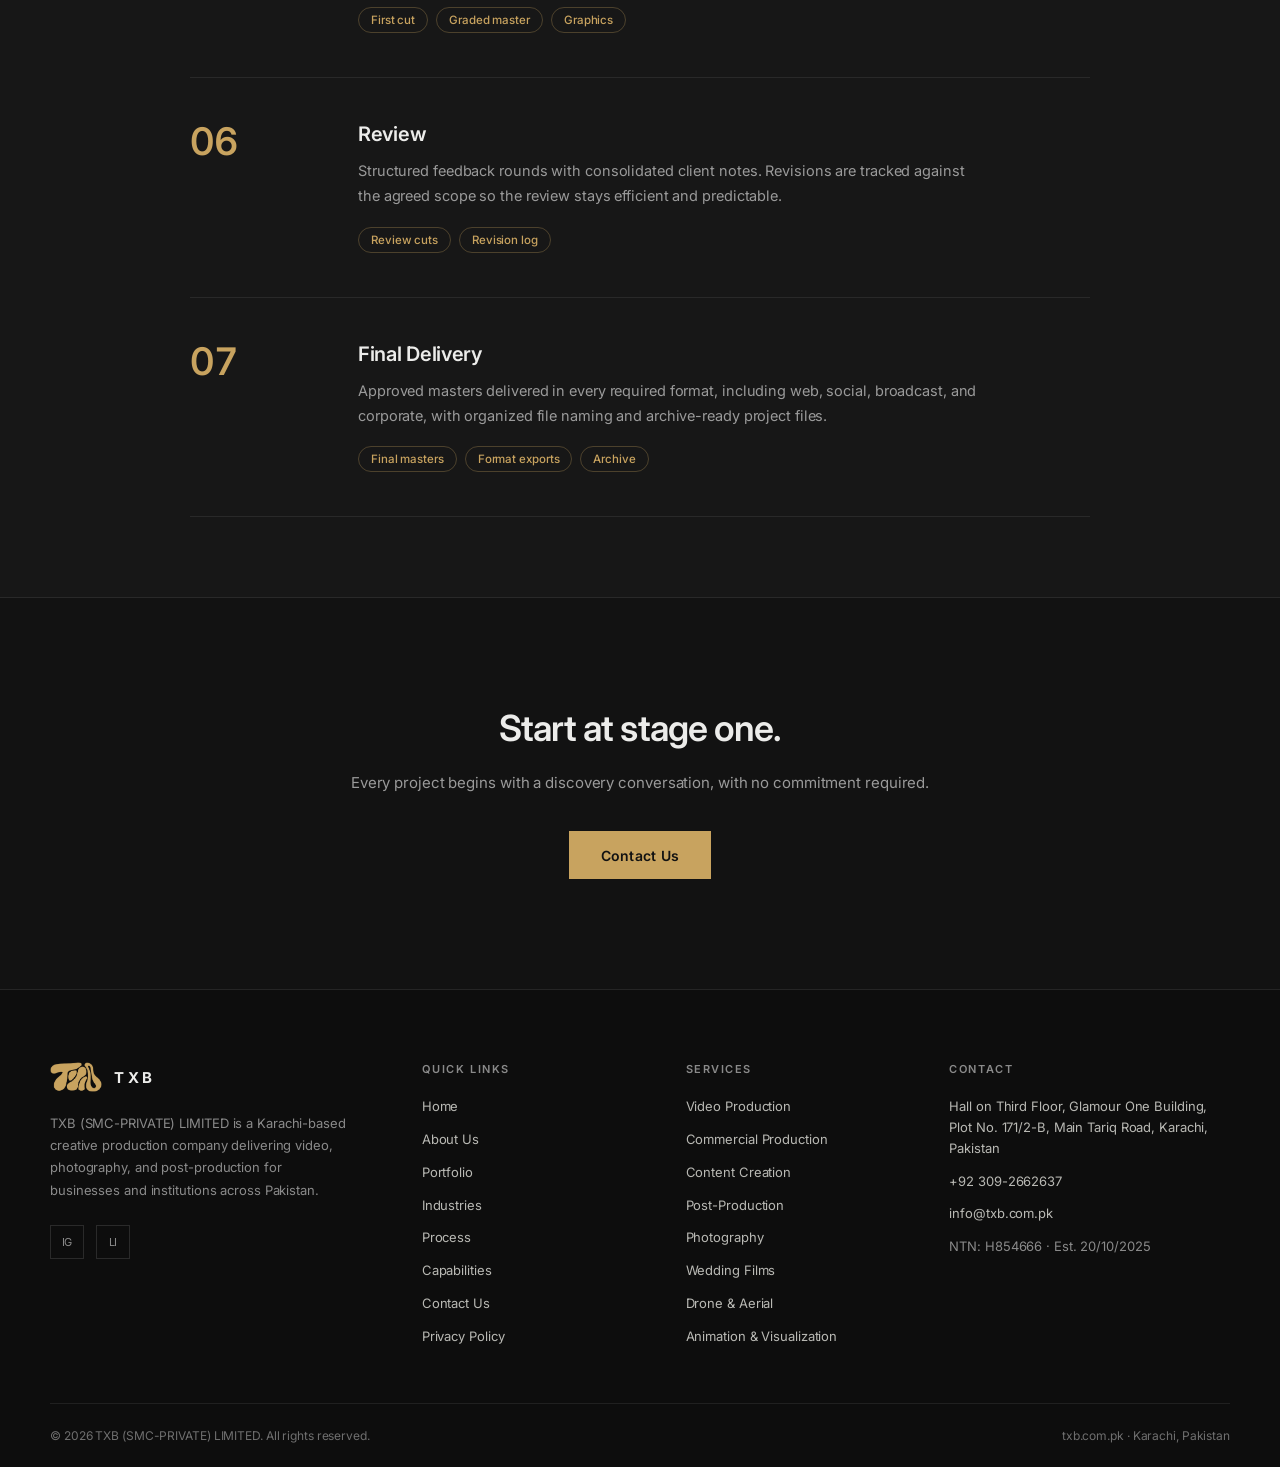
<file: process.html>
<!DOCTYPE html>
<html lang="en">
<head>
<meta charset="utf-8">
<meta name="viewport" content="width=device-width, initial-scale=1">
<title>Process - How We Work | TXB Creative Production, Karachi</title>
<meta name="description" content="Every TXB project follows a structured seven-stage workflow: discovery, creative direction, pre-production, production, post-production, review, and final delivery.">
<link rel="preconnect" href="https://fonts.googleapis.com">
<link href="https://fonts.googleapis.com/css2?family=Inter:wght@400;500;600;700&display=swap" rel="stylesheet">
<link rel="stylesheet" href="css/style.css">
</head>
<body>

<header class="nav">
  <a href="index.html" class="nav-brand">
    <img src="assets/txb-logo-gold.png" alt="TXB logo">
    <span class="nav-brand-text">
      <span class="brand-name">TXB</span>
      <span class="brand-sub">(SMC-PRIVATE) LIMITED</span>
    </span>
  </a>
  <nav class="nav-links">
    <a href="index.html">Home</a>
    <a href="about.html">About</a>
    <a href="services.html">Services</a>
    <a href="portfolio.html">Work</a>
    <a href="industries.html">Industries</a>
    <a href="process.html" class="active">Process</a>
    <a href="capabilities.html">Capabilities</a>
    <a href="contact.html" class="nav-cta">Contact Us</a>
  </nav>
  <button class="nav-toggle" aria-label="Menu" aria-expanded="false"><span></span><span></span><span></span></button>
  <nav class="nav-menu">
    <a href="index.html">Home</a>
    <a href="about.html">About</a>
    <a href="services.html">Services</a>
    <a href="portfolio.html">Work</a>
    <a href="industries.html">Industries</a>
    <a href="process.html" class="active">Process</a>
    <a href="capabilities.html">Capabilities</a>
    <a href="contact.html" class="nav-cta">Contact Us</a>
  </nav>
</header>

<section class="page-header">
  <div class="container">
    <div class="kicker-row" style="margin-bottom:24px">
      <div class="kicker-rule"></div>
      <span class="kicker">Process</span>
    </div>
    <h1>Seven stages. No surprises.</h1>
    <p class="lead">Every TXB project, from a single-day shoot to a multi-month campaign, follows the same structured workflow. Clients know what happens next, who is responsible, and when each milestone lands.</p>
  </div>
</section>

<section class="section section-alt" style="padding-top:80px;padding-bottom:80px">
  <div class="steps">
      <div class="step">
        <div class="step-num">01</div>
        <div>
          <div class="step-name">Discovery</div>
          <div class="step-desc">We start with your objectives: who the work is for, what it needs to achieve, and the constraints around budget, timeline, and approvals. This stage defines scope before any creative work begins.</div>
          <div class="step-tags">
            <span class="tag">Project brief</span>
            <span class="tag">Scope document</span>
            <span class="tag">Estimate</span>
          </div>
        </div>
      </div>
      <div class="step">
        <div class="step-num">02</div>
        <div>
          <div class="step-name">Creative Direction</div>
          <div class="step-desc">Concepts, references, and tone are developed and presented for approval. For scripted work this includes the core message architecture and visual treatment.</div>
          <div class="step-tags">
            <span class="tag">Concept deck</span>
            <span class="tag">Treatment</span>
            <span class="tag">Visual references</span>
          </div>
        </div>
      </div>
      <div class="step">
        <div class="step-num">03</div>
        <div>
          <div class="step-name">Pre-Production</div>
          <div class="step-desc">Scripts are finalized, storyboards drawn, locations scouted, talent and crew booked, and the shoot schedule locked. Everything is confirmed in writing before cameras roll.</div>
          <div class="step-tags">
            <span class="tag">Final script</span>
            <span class="tag">Storyboard</span>
            <span class="tag">Shoot schedule</span>
          </div>
        </div>
      </div>
      <div class="step">
        <div class="step-num">04</div>
        <div>
          <div class="step-name">Production</div>
          <div class="step-desc">Filming and photography, whether studio or location, single or multi-camera. A producer manages the day so the schedule holds and every planned shot is captured.</div>
          <div class="step-tags">
            <span class="tag">Footage</span>
            <span class="tag">Photography</span>
            <span class="tag">Audio</span>
          </div>
        </div>
      </div>
      <div class="step">
        <div class="step-num">05</div>
        <div>
          <div class="step-name">Post-Production</div>
          <div class="step-desc">Edit, color grade, sound design, motion graphics, and any required subtitling or localization. Work-in-progress cuts are shared at defined checkpoints.</div>
          <div class="step-tags">
            <span class="tag">First cut</span>
            <span class="tag">Graded master</span>
            <span class="tag">Graphics</span>
          </div>
        </div>
      </div>
      <div class="step">
        <div class="step-num">06</div>
        <div>
          <div class="step-name">Review</div>
          <div class="step-desc">Structured feedback rounds with consolidated client notes. Revisions are tracked against the agreed scope so the review stays efficient and predictable.</div>
          <div class="step-tags">
            <span class="tag">Review cuts</span>
            <span class="tag">Revision log</span>
          </div>
        </div>
      </div>
      <div class="step">
        <div class="step-num">07</div>
        <div>
          <div class="step-name">Final Delivery</div>
          <div class="step-desc">Approved masters delivered in every required format, including web, social, broadcast, and corporate, with organized file naming and archive-ready project files.</div>
          <div class="step-tags">
            <span class="tag">Final masters</span>
            <span class="tag">Format exports</span>
            <span class="tag">Archive</span>
          </div>
        </div>
      </div>
  </div>
</section>

<section class="cta">
  <div class="cta-inner">
    <h2>Start at stage one.</h2>
    <p>Every project begins with a discovery conversation, with no commitment required.</p>
    <div class="btn-row">
      <a href="contact.html" class="btn-gold">Contact Us</a>
    </div>
  </div>
</section>

<footer class="footer">
  <div class="container">
    <div class="footer-grid">
      <div>
        <div class="footer-brand">
          <img src="assets/txb-logo-gold.png" alt="TXB logo">
          <span>TXB</span>
        </div>
        <p class="footer-about">TXB (SMC-PRIVATE) LIMITED is a Karachi-based creative production company delivering video, photography, and post-production for businesses and institutions across Pakistan.</p>
        <div class="footer-social">
          <a href="https://www.instagram.com/txb.com.pk/" aria-label="Instagram" target="_blank" rel="noopener">IG</a>
          <a href="https://www.linkedin.com/company/txb-pk" aria-label="LinkedIn" target="_blank" rel="noopener">LI</a>
        </div>
      </div>
      <div>
        <div class="footer-heading">Quick links</div>
        <div class="footer-links">
          <a href="index.html">Home</a>
          <a href="about.html">About Us</a>
          <a href="portfolio.html">Portfolio</a>
          <a href="industries.html">Industries</a>
          <a href="process.html">Process</a>
          <a href="capabilities.html">Capabilities</a>
          <a href="contact.html">Contact Us</a>
          <a href="privacy.html">Privacy Policy</a>
        </div>
      </div>
      <div>
        <div class="footer-heading">Services</div>
        <div class="footer-links">
          <a href="services.html">Video Production</a>
          <a href="services.html">Commercial Production</a>
          <a href="services.html">Content Creation</a>
          <a href="services.html">Post-Production</a>
          <a href="services.html">Photography</a>
          <a href="services.html">Wedding Films</a>
          <a href="services.html">Drone &amp; Aerial</a>
          <a href="services.html">Animation &amp; Visualization</a>
        </div>
      </div>
      <div>
        <div class="footer-heading">Contact</div>
        <div class="footer-links">
          <span>Hall on Third Floor, Glamour One Building, Plot No. 171/2-B, Main Tariq Road, Karachi, Pakistan</span>
          <a href="tel:+923092662637">+92 309-2662637</a>
          <a href="mailto:info@txb.com.pk">info@txb.com.pk</a>
          <span class="muted">NTN: H854666 · Est. 20/10/2025</span>
        </div>
      </div>
    </div>
    <div class="footer-bottom">
      <span>© 2026 TXB (SMC-PRIVATE) LIMITED. All rights reserved.</span>
      <span>txb.com.pk · Karachi, Pakistan</span>
    </div>
  </div>
</footer>

<script src="js/main.js"></script>
</body>
</html>
</file>
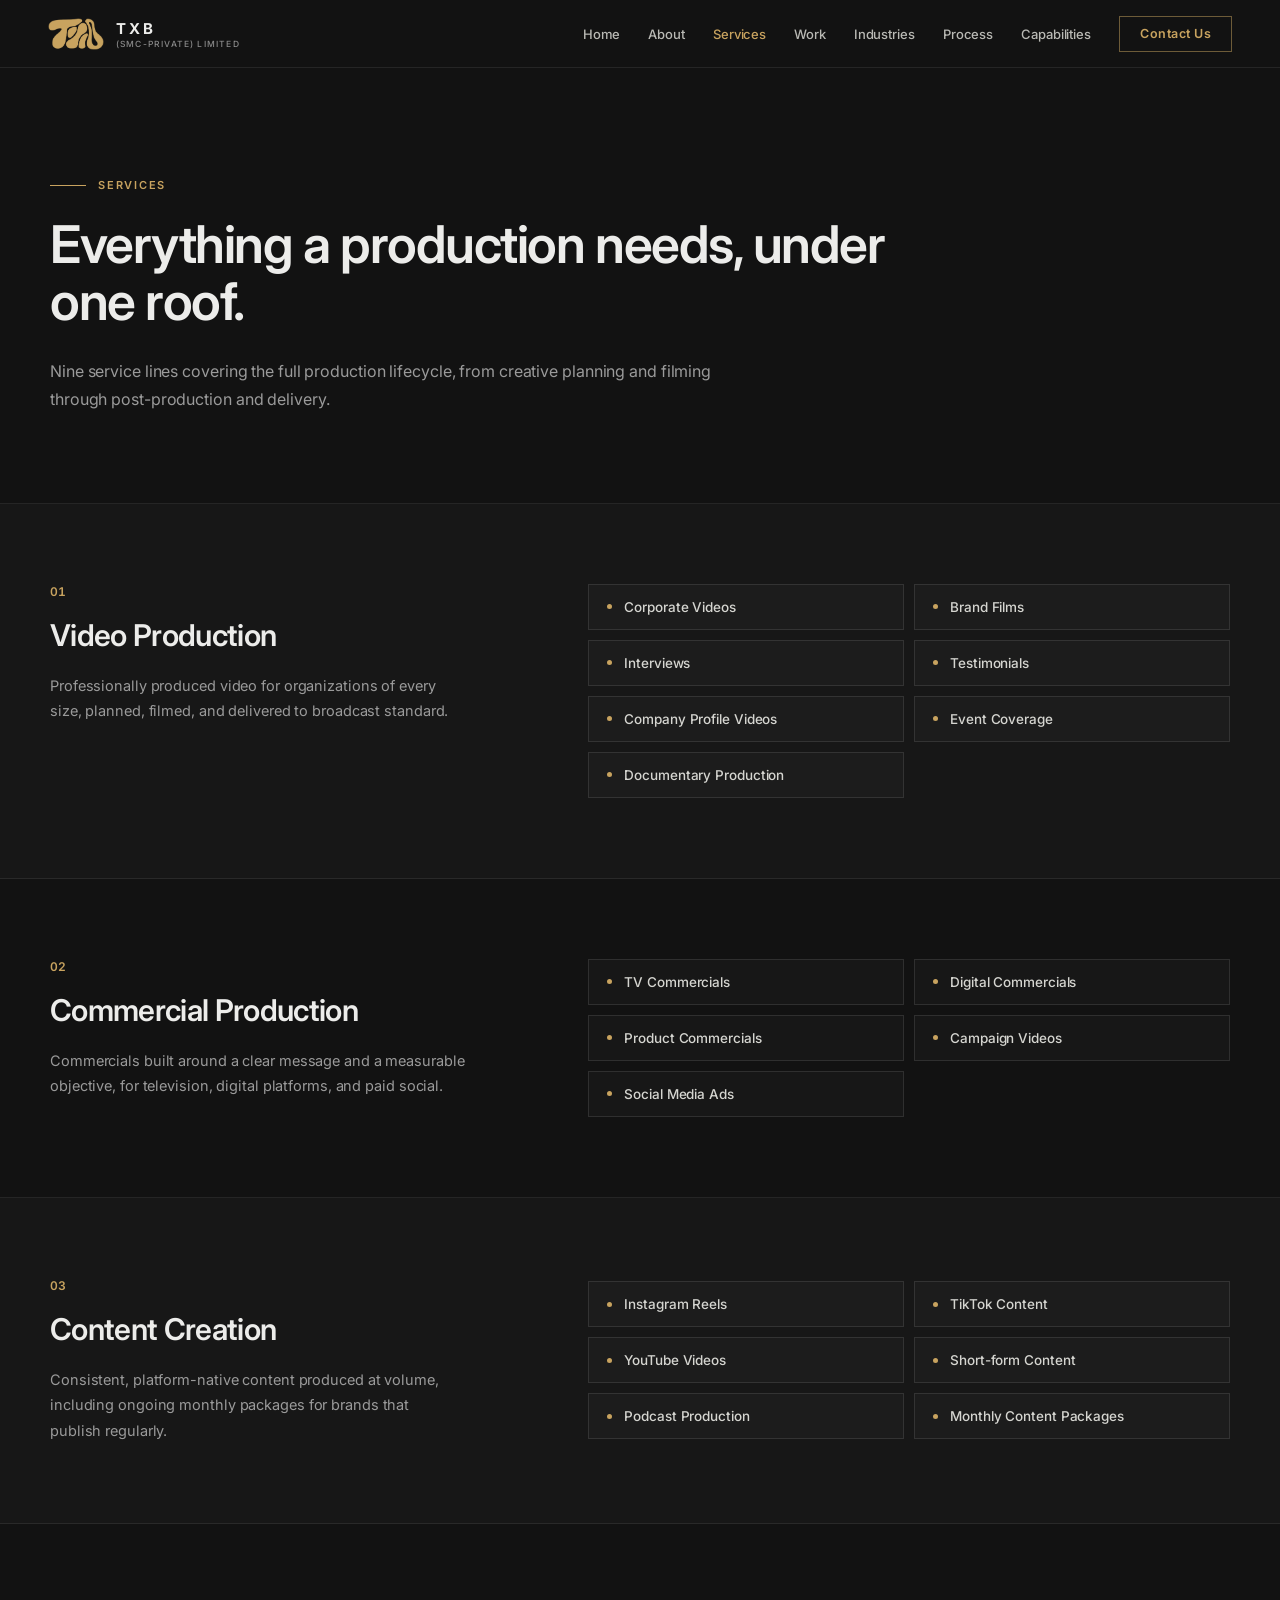
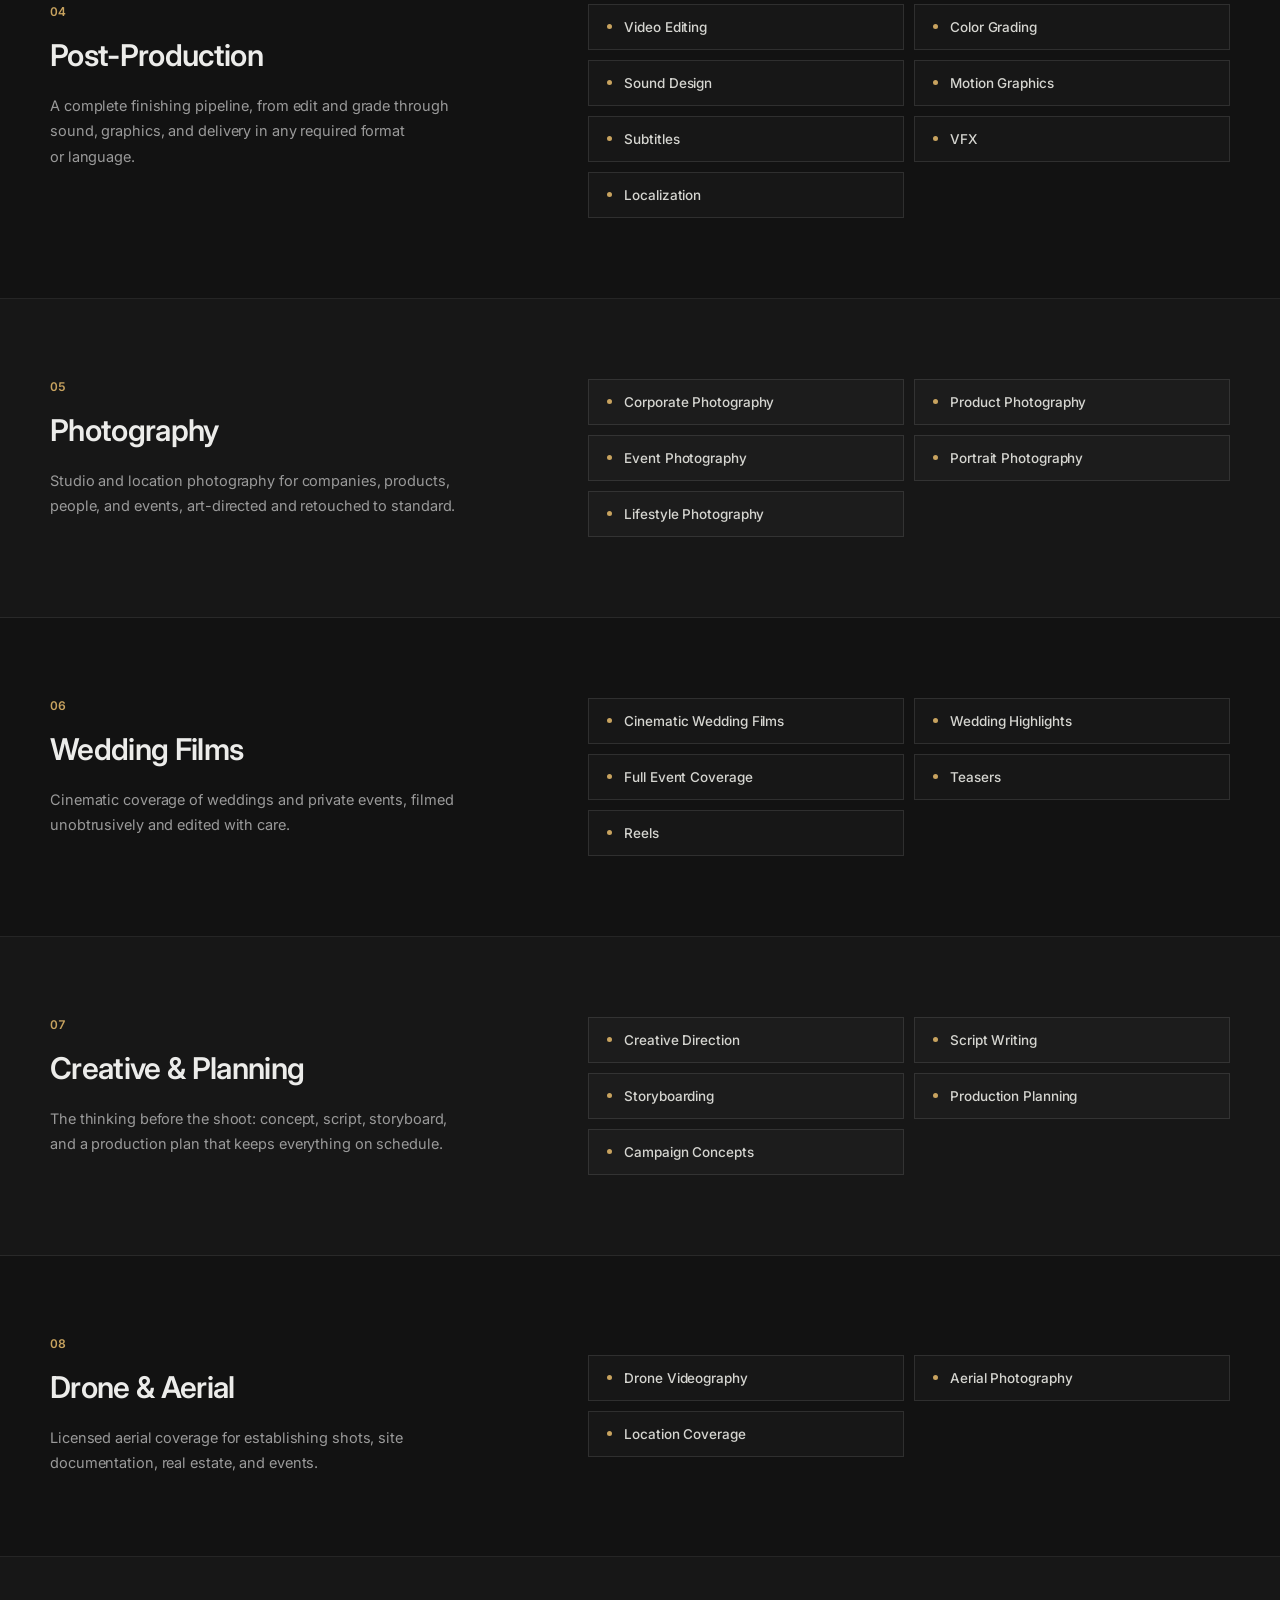
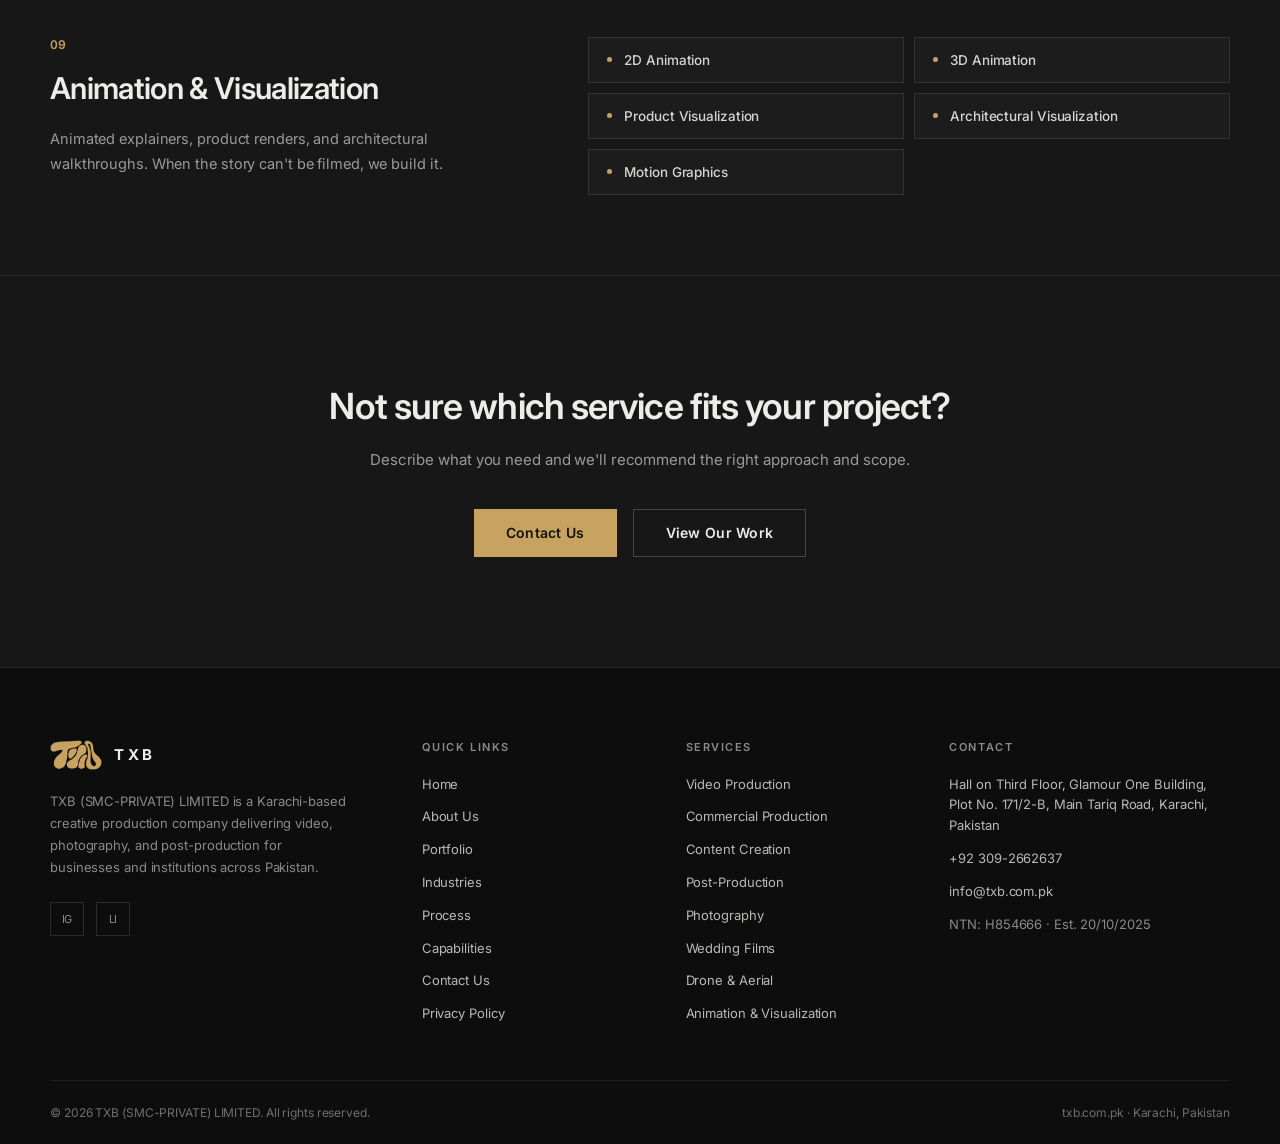
<file: services.html>
<!DOCTYPE html>
<html lang="en">
<head>
<meta charset="utf-8">
<meta name="viewport" content="width=device-width, initial-scale=1">
<title>Services - Video Production, Commercials, Photography & Post-Production | TXB Karachi</title>
<meta name="description" content="TXB offers video production, TV and digital commercial production, content creation, post-production, photography, wedding films, drone coverage, and animation services in Karachi, Pakistan.">
<link rel="preconnect" href="https://fonts.googleapis.com">
<link href="https://fonts.googleapis.com/css2?family=Inter:wght@400;500;600;700&display=swap" rel="stylesheet">
<link rel="stylesheet" href="css/style.css">
</head>
<body>

<header class="nav">
  <a href="index.html" class="nav-brand">
    <img src="assets/txb-logo-gold.png" alt="TXB logo">
    <span class="nav-brand-text">
      <span class="brand-name">TXB</span>
      <span class="brand-sub">(SMC-PRIVATE) LIMITED</span>
    </span>
  </a>
  <nav class="nav-links">
    <a href="index.html">Home</a>
    <a href="about.html">About</a>
    <a href="services.html" class="active">Services</a>
    <a href="portfolio.html">Work</a>
    <a href="industries.html">Industries</a>
    <a href="process.html">Process</a>
    <a href="capabilities.html">Capabilities</a>
    <a href="contact.html" class="nav-cta">Contact Us</a>
  </nav>
  <button class="nav-toggle" aria-label="Menu" aria-expanded="false"><span></span><span></span><span></span></button>
  <nav class="nav-menu">
    <a href="index.html">Home</a>
    <a href="about.html">About</a>
    <a href="services.html" class="active">Services</a>
    <a href="portfolio.html">Work</a>
    <a href="industries.html">Industries</a>
    <a href="process.html">Process</a>
    <a href="capabilities.html">Capabilities</a>
    <a href="contact.html" class="nav-cta">Contact Us</a>
  </nav>
</header>

<section class="page-header">
  <div class="container">
    <div class="kicker-row" style="margin-bottom:24px">
      <div class="kicker-rule"></div>
      <span class="kicker">Services</span>
    </div>
    <h1>Everything a production needs, under one roof.</h1>
    <p class="lead">Nine service lines covering the full production lifecycle, from creative planning and filming through post-production and delivery.</p>
  </div>
</section>

<section class="section section-alt" style="padding-top:80px;padding-bottom:80px">
  <div class="container split">
    <div>
      <div class="card-num" style="margin-bottom:18px">01</div>
      <h2 class="split-title" style="line-height:1.2">Video Production</h2>
      <p class="lead" style="margin:20px 0 0;font-size:14.5px;line-height:1.75;max-width:420px">Professionally produced video for organizations of every size, planned, filmed, and delivered to broadcast standard.</p>
    </div>
    <div class="item-grid">
        <div class="item"><span class="dot"></span><span>Corporate Videos</span></div>
        <div class="item"><span class="dot"></span><span>Brand Films</span></div>
        <div class="item"><span class="dot"></span><span>Interviews</span></div>
        <div class="item"><span class="dot"></span><span>Testimonials</span></div>
        <div class="item"><span class="dot"></span><span>Company Profile Videos</span></div>
        <div class="item"><span class="dot"></span><span>Event Coverage</span></div>
        <div class="item"><span class="dot"></span><span>Documentary Production</span></div>
    </div>
  </div>
</section>

<section class="section" style="padding-top:80px;padding-bottom:80px">
  <div class="container split">
    <div>
      <div class="card-num" style="margin-bottom:18px">02</div>
      <h2 class="split-title" style="line-height:1.2">Commercial Production</h2>
      <p class="lead" style="margin:20px 0 0;font-size:14.5px;line-height:1.75;max-width:420px">Commercials built around a clear message and a measurable objective, for television, digital platforms, and paid social.</p>
    </div>
    <div class="item-grid">
        <div class="item"><span class="dot"></span><span>TV Commercials</span></div>
        <div class="item"><span class="dot"></span><span>Digital Commercials</span></div>
        <div class="item"><span class="dot"></span><span>Product Commercials</span></div>
        <div class="item"><span class="dot"></span><span>Campaign Videos</span></div>
        <div class="item"><span class="dot"></span><span>Social Media Ads</span></div>
    </div>
  </div>
</section>

<section class="section section-alt" style="padding-top:80px;padding-bottom:80px">
  <div class="container split">
    <div>
      <div class="card-num" style="margin-bottom:18px">03</div>
      <h2 class="split-title" style="line-height:1.2">Content Creation</h2>
      <p class="lead" style="margin:20px 0 0;font-size:14.5px;line-height:1.75;max-width:420px">Consistent, platform-native content produced at volume, including ongoing monthly packages for brands that publish regularly.</p>
    </div>
    <div class="item-grid">
        <div class="item"><span class="dot"></span><span>Instagram Reels</span></div>
        <div class="item"><span class="dot"></span><span>TikTok Content</span></div>
        <div class="item"><span class="dot"></span><span>YouTube Videos</span></div>
        <div class="item"><span class="dot"></span><span>Short-form Content</span></div>
        <div class="item"><span class="dot"></span><span>Podcast Production</span></div>
        <div class="item"><span class="dot"></span><span>Monthly Content Packages</span></div>
    </div>
  </div>
</section>

<section class="section" style="padding-top:80px;padding-bottom:80px">
  <div class="container split">
    <div>
      <div class="card-num" style="margin-bottom:18px">04</div>
      <h2 class="split-title" style="line-height:1.2">Post-Production</h2>
      <p class="lead" style="margin:20px 0 0;font-size:14.5px;line-height:1.75;max-width:420px">A complete finishing pipeline, from edit and grade through sound, graphics, and delivery in any required format or language.</p>
    </div>
    <div class="item-grid">
        <div class="item"><span class="dot"></span><span>Video Editing</span></div>
        <div class="item"><span class="dot"></span><span>Color Grading</span></div>
        <div class="item"><span class="dot"></span><span>Sound Design</span></div>
        <div class="item"><span class="dot"></span><span>Motion Graphics</span></div>
        <div class="item"><span class="dot"></span><span>Subtitles</span></div>
        <div class="item"><span class="dot"></span><span>VFX</span></div>
        <div class="item"><span class="dot"></span><span>Localization</span></div>
    </div>
  </div>
</section>

<section class="section section-alt" style="padding-top:80px;padding-bottom:80px">
  <div class="container split">
    <div>
      <div class="card-num" style="margin-bottom:18px">05</div>
      <h2 class="split-title" style="line-height:1.2">Photography</h2>
      <p class="lead" style="margin:20px 0 0;font-size:14.5px;line-height:1.75;max-width:420px">Studio and location photography for companies, products, people, and events, art-directed and retouched to standard.</p>
    </div>
    <div class="item-grid">
        <div class="item"><span class="dot"></span><span>Corporate Photography</span></div>
        <div class="item"><span class="dot"></span><span>Product Photography</span></div>
        <div class="item"><span class="dot"></span><span>Event Photography</span></div>
        <div class="item"><span class="dot"></span><span>Portrait Photography</span></div>
        <div class="item"><span class="dot"></span><span>Lifestyle Photography</span></div>
    </div>
  </div>
</section>

<section class="section" style="padding-top:80px;padding-bottom:80px">
  <div class="container split">
    <div>
      <div class="card-num" style="margin-bottom:18px">06</div>
      <h2 class="split-title" style="line-height:1.2">Wedding Films</h2>
      <p class="lead" style="margin:20px 0 0;font-size:14.5px;line-height:1.75;max-width:420px">Cinematic coverage of weddings and private events, filmed unobtrusively and edited with care.</p>
    </div>
    <div class="item-grid">
        <div class="item"><span class="dot"></span><span>Cinematic Wedding Films</span></div>
        <div class="item"><span class="dot"></span><span>Wedding Highlights</span></div>
        <div class="item"><span class="dot"></span><span>Full Event Coverage</span></div>
        <div class="item"><span class="dot"></span><span>Teasers</span></div>
        <div class="item"><span class="dot"></span><span>Reels</span></div>
    </div>
  </div>
</section>

<section class="section section-alt" style="padding-top:80px;padding-bottom:80px">
  <div class="container split">
    <div>
      <div class="card-num" style="margin-bottom:18px">07</div>
      <h2 class="split-title" style="line-height:1.2">Creative &amp; Planning</h2>
      <p class="lead" style="margin:20px 0 0;font-size:14.5px;line-height:1.75;max-width:420px">The thinking before the shoot: concept, script, storyboard, and a production plan that keeps everything on schedule.</p>
    </div>
    <div class="item-grid">
        <div class="item"><span class="dot"></span><span>Creative Direction</span></div>
        <div class="item"><span class="dot"></span><span>Script Writing</span></div>
        <div class="item"><span class="dot"></span><span>Storyboarding</span></div>
        <div class="item"><span class="dot"></span><span>Production Planning</span></div>
        <div class="item"><span class="dot"></span><span>Campaign Concepts</span></div>
    </div>
  </div>
</section>

<section class="section" style="padding-top:80px;padding-bottom:80px">
  <div class="container split">
    <div>
      <div class="card-num" style="margin-bottom:18px">08</div>
      <h2 class="split-title" style="line-height:1.2">Drone &amp; Aerial</h2>
      <p class="lead" style="margin:20px 0 0;font-size:14.5px;line-height:1.75;max-width:420px">Licensed aerial coverage for establishing shots, site documentation, real estate, and events.</p>
    </div>
    <div class="item-grid">
        <div class="item"><span class="dot"></span><span>Drone Videography</span></div>
        <div class="item"><span class="dot"></span><span>Aerial Photography</span></div>
        <div class="item"><span class="dot"></span><span>Location Coverage</span></div>
    </div>
  </div>
</section>

<section class="section section-alt" style="padding-top:80px;padding-bottom:80px">
  <div class="container split">
    <div>
      <div class="card-num" style="margin-bottom:18px">09</div>
      <h2 class="split-title" style="line-height:1.2">Animation &amp; Visualization</h2>
      <p class="lead" style="margin:20px 0 0;font-size:14.5px;line-height:1.75;max-width:420px">Animated explainers, product renders, and architectural walkthroughs. When the story can't be filmed, we build it.</p>
    </div>
    <div class="item-grid">
        <div class="item"><span class="dot"></span><span>2D Animation</span></div>
        <div class="item"><span class="dot"></span><span>3D Animation</span></div>
        <div class="item"><span class="dot"></span><span>Product Visualization</span></div>
        <div class="item"><span class="dot"></span><span>Architectural Visualization</span></div>
        <div class="item"><span class="dot"></span><span>Motion Graphics</span></div>
    </div>
  </div>
</section>

<section class="cta section-alt">
  <div class="cta-inner">
    <h2>Not sure which service fits your project?</h2>
    <p>Describe what you need and we'll recommend the right approach and scope.</p>
    <div class="btn-row">
      <a href="contact.html" class="btn-gold">Contact Us</a>
      <a href="portfolio.html" class="btn-ghost">View Our Work</a>
    </div>
  </div>
</section>

<footer class="footer">
  <div class="container">
    <div class="footer-grid">
      <div>
        <div class="footer-brand">
          <img src="assets/txb-logo-gold.png" alt="TXB logo">
          <span>TXB</span>
        </div>
        <p class="footer-about">TXB (SMC-PRIVATE) LIMITED is a Karachi-based creative production company delivering video, photography, and post-production for businesses and institutions across Pakistan.</p>
        <div class="footer-social">
          <a href="https://www.instagram.com/txb.com.pk/" aria-label="Instagram" target="_blank" rel="noopener">IG</a>
          <a href="https://www.linkedin.com/company/txb-pk" aria-label="LinkedIn" target="_blank" rel="noopener">LI</a>
        </div>
      </div>
      <div>
        <div class="footer-heading">Quick links</div>
        <div class="footer-links">
          <a href="index.html">Home</a>
          <a href="about.html">About Us</a>
          <a href="portfolio.html">Portfolio</a>
          <a href="industries.html">Industries</a>
          <a href="process.html">Process</a>
          <a href="capabilities.html">Capabilities</a>
          <a href="contact.html">Contact Us</a>
          <a href="privacy.html">Privacy Policy</a>
        </div>
      </div>
      <div>
        <div class="footer-heading">Services</div>
        <div class="footer-links">
          <a href="services.html">Video Production</a>
          <a href="services.html">Commercial Production</a>
          <a href="services.html">Content Creation</a>
          <a href="services.html">Post-Production</a>
          <a href="services.html">Photography</a>
          <a href="services.html">Wedding Films</a>
          <a href="services.html">Drone &amp; Aerial</a>
          <a href="services.html">Animation &amp; Visualization</a>
        </div>
      </div>
      <div>
        <div class="footer-heading">Contact</div>
        <div class="footer-links">
          <span>Hall on Third Floor, Glamour One Building, Plot No. 171/2-B, Main Tariq Road, Karachi, Pakistan</span>
          <a href="tel:+923092662637">+92 309-2662637</a>
          <a href="mailto:info@txb.com.pk">info@txb.com.pk</a>
          <span class="muted">NTN: H854666 · Est. 20/10/2025</span>
        </div>
      </div>
    </div>
    <div class="footer-bottom">
      <span>© 2026 TXB (SMC-PRIVATE) LIMITED. All rights reserved.</span>
      <span>txb.com.pk · Karachi, Pakistan</span>
    </div>
  </div>
</footer>

<script src="js/main.js"></script>
</body>
</html>
</file>
<file: css/style.css>
/* ============================================
   TXB (SMC-PRIVATE) LIMITED — Design System
   Palette: charcoal #121212 / #171717, gold #c8a35f
   ============================================ */

:root {
  --bg: #121212;
  --bg-alt: #171717;
  --bg-footer: #0d0d0d;
  --text: #ececea;
  --text-mid: #b9b9b4;
  --text-dim: #9a9a9a;
  --text-faint: #8a8a8a;
  --text-faintest: #6f6f6f;
  --gold: #c8a35f;
  --gold-hover: #d8b877;
  --line: rgba(255, 255, 255, 0.08);
  --line-strong: rgba(255, 255, 255, 0.12);
  --gold-line: rgba(200, 163, 95, 0.5);
  --gold-line-soft: rgba(200, 163, 95, 0.3);
}

* { box-sizing: border-box; }

html, body {
  margin: 0;
  padding: 0;
  background: var(--bg);
  color: var(--text);
  font-family: 'Inter', -apple-system, sans-serif;
  -webkit-font-smoothing: antialiased;
  letter-spacing: -0.006em;
}

a {
  color: var(--text);
  text-decoration: none;
  transition: color 0.15s ease-out, border-color 0.15s ease-out, background 0.15s ease-out;
}
a:hover { color: var(--gold); }
::selection { background: rgba(200, 163, 95, 0.35); }

img { max-width: 100%; }

.container { max-width: 1180px; margin: 0 auto; }
.container-narrow { max-width: 800px; margin: 0 auto; }

/* ---------- Navigation ---------- */
.nav {
  position: sticky;
  top: 0;
  z-index: 50;
  display: flex;
  align-items: center;
  justify-content: space-between;
  height: 68px;
  padding: 0 48px;
  background: var(--bg);
  border-bottom: 1px solid var(--line);
}
.nav-brand { display: flex; align-items: center; gap: 12px; }
.nav-brand img { height: 32px; width: auto; display: block; }
.nav-brand-text { display: flex; flex-direction: column; gap: 1px; }
.nav-brand-text .brand-name {
  font-size: 15px; font-weight: 700; letter-spacing: 0.22em; color: var(--text);
}
.nav-brand-text .brand-sub {
  font-size: 8.5px; font-weight: 500; letter-spacing: 0.14em; color: var(--text-faint);
}
.nav-links {
  display: flex; align-items: center; gap: 28px;
  font-size: 13px; font-weight: 500;
}
.nav-links a { color: var(--text-mid); }
.nav-links a:hover { color: var(--gold); }
.nav-links a.active, .nav-menu a.active { color: var(--gold); }
.nav-cta {
  display: inline-flex; align-items: center;
  height: 36px; padding: 0 20px;
  border: 1px solid var(--gold-line);
  color: var(--gold) !important;
  font-weight: 600; font-size: 12.5px; letter-spacing: 0.04em;
}
.nav-cta:hover { background: var(--gold); color: var(--bg) !important; }
.nav-menu { display: none; }
.nav-toggle {
  display: none;
  flex-direction: column; justify-content: center; gap: 5px;
  width: 40px; height: 40px;
  background: none; border: 1px solid var(--line-strong);
  cursor: pointer; padding: 0 9px;
}
.nav-toggle span { display: block; height: 1.5px; background: var(--text); }

/* ---------- Type ---------- */
.kicker {
  font-size: 11px; font-weight: 600;
  text-transform: uppercase; letter-spacing: 0.16em;
  color: var(--gold);
}
.kicker-row { display: flex; align-items: center; gap: 12px; }
.kicker-rule { width: 36px; height: 1px; background: var(--gold); }
.gold-tick { width: 24px; height: 1px; background: var(--gold); }

h1 {
  margin: 0;
  font-size: 52px; font-weight: 600;
  line-height: 1.1; letter-spacing: -0.028em;
  max-width: 860px;
  text-wrap: pretty;
}
h1.hero-title { font-size: 64px; line-height: 1.08; letter-spacing: -0.03em; max-width: 980px; }
h2.section-title { margin: 0; font-size: 34px; font-weight: 600; letter-spacing: -0.022em; text-wrap: pretty; }
h2.split-title { margin: 0; font-size: 30px; font-weight: 600; line-height: 1.25; letter-spacing: -0.022em; text-wrap: pretty; }
.lead { font-size: 16px; line-height: 1.7; color: var(--text-dim); max-width: 700px; text-wrap: pretty; }

/* ---------- Sections ---------- */
.section { padding: 100px 48px; border-bottom: 1px solid var(--line); }
.section-alt { background: var(--bg-alt); }
.page-header { padding: 110px 48px 90px; border-bottom: 1px solid var(--line); }
.page-header .lead { margin: 28px 0 0; }
.section-head {
  display: flex; justify-content: space-between; align-items: flex-end;
  margin-bottom: 52px; gap: 24px;
}
.section-head .kicker { display: block; margin-bottom: 20px; }
.section-link { font-size: 13.5px; font-weight: 600; color: var(--gold); white-space: nowrap; }

/* ---------- Buttons ---------- */
.btn-row { display: flex; gap: 16px; flex-wrap: wrap; }
.btn-gold {
  display: inline-flex; align-items: center;
  height: 48px; padding: 0 32px;
  background: var(--gold); color: var(--bg) !important;
  font-size: 14px; font-weight: 600; letter-spacing: 0.02em;
}
.btn-gold:hover { background: var(--gold-hover); }
.btn-ghost {
  display: inline-flex; align-items: center;
  height: 48px; padding: 0 32px;
  border: 1px solid rgba(255, 255, 255, 0.2);
  color: var(--text); font-size: 14px; font-weight: 600; letter-spacing: 0.02em;
}
.btn-ghost:hover { border-color: var(--gold); color: var(--gold); }

/* ---------- Bordered card grids (1px-gap technique) ---------- */
.card-grid {
  display: grid;
  gap: 1px;
  background: var(--line);
  border: 1px solid var(--line);
}
.cols-2 { grid-template-columns: repeat(2, 1fr); }
.cols-3 { grid-template-columns: repeat(3, 1fr); }
.cols-7 { grid-template-columns: repeat(7, 1fr); }

.card { background: var(--bg-alt); padding: 32px 28px; display: block; }
.card-on-alt { background: var(--bg); }
a.card:hover { background: #1c1c1c; color: var(--text); }
.card-num {
  font-size: 12px; font-weight: 600; color: var(--gold);
  font-variant-numeric: tabular-nums; margin-bottom: 16px;
}
.card-title { font-size: 16.5px; font-weight: 600; letter-spacing: -0.01em; margin-bottom: 10px; color: var(--text); }
.card-desc { font-size: 13px; line-height: 1.6; color: var(--text-dim); }

/* ---------- Pills / chips ---------- */
.chip-row { display: flex; flex-wrap: wrap; gap: 10px; }
.chip {
  display: inline-flex; align-items: center;
  height: 40px; padding: 0 20px;
  border: 1px solid var(--line-strong); border-radius: 9999px;
  font-size: 13px; font-weight: 500; color: var(--text-mid);
}
a.chip:hover { border-color: var(--gold-line); color: var(--gold); }
.tag {
  display: inline-flex; align-items: center;
  height: 26px; padding: 0 12px;
  border: 1px solid var(--gold-line-soft); border-radius: 9999px;
  font-size: 11.5px; font-weight: 500; color: var(--gold);
}

/* ---------- Image placeholders ---------- */
.ph {
  position: relative; width: 100%; overflow: hidden;
  display: flex; align-items: center; justify-content: center;
  background:
    linear-gradient(135deg, rgba(200, 163, 95, 0.06) 0%, rgba(255, 255, 255, 0.02) 45%, rgba(200, 163, 95, 0.04) 100%),
    #1a1a1a;
  border: 1px solid var(--line);
}
.ph::after {
  content: '';
  position: absolute; inset: 12px;
  border: 1px dashed rgba(255, 255, 255, 0.1);
  pointer-events: none;
}
.ph span {
  font-size: 12px; font-weight: 500; color: var(--text-faintest);
  text-transform: uppercase; letter-spacing: 0.12em; text-align: center; padding: 0 20px;
}
.ph img { width: 100%; height: 100%; object-fit: cover; }

/* ---------- Video embeds ---------- */
.cat-group + .cat-group { margin-top: 56px; }
.cat-head { display: flex; align-items: center; gap: 14px; margin: 0 0 24px; }
.cat-head .lbl {
  font-size: 12px; font-weight: 600; text-transform: uppercase;
  letter-spacing: 0.16em; color: var(--gold); white-space: nowrap;
}
.cat-head .line { flex: 1; height: 1px; background: var(--line); }
.video-grid { display: grid; grid-template-columns: repeat(2, minmax(0, 1fr)); gap: 32px; }
.video-embed {
  position: relative; width: 100%; aspect-ratio: 16 / 9;
  overflow: hidden; background: #000; border: 1px solid var(--line);
}
.video-embed iframe { position: absolute; inset: 0; width: 100%; height: 100%; border: 0; display: block; }

/* ---------- Work cards ---------- */
.work-grid { display: grid; grid-template-columns: repeat(2, minmax(0, 1fr)); gap: 24px; }
.work-meta { display: flex; justify-content: space-between; align-items: baseline; margin-top: 16px; gap: 12px; }
.work-name { font-size: 15px; font-weight: 600; }
.work-type { font-size: 12px; color: var(--text-faint); text-transform: uppercase; letter-spacing: 0.08em; }

/* ---------- Split layouts ---------- */
.split { display: grid; grid-template-columns: 1fr 1.4fr; gap: 80px; align-items: start; }
.split-even { grid-template-columns: 1fr 1fr; }
.body-copy { font-size: 15px; line-height: 1.75; color: var(--text-mid); }
.body-copy p { margin: 0 0 24px; text-wrap: pretty; }
.body-copy p:last-child { margin-bottom: 0; }

/* ---------- Service checklist items ---------- */
.item-grid { display: grid; grid-template-columns: repeat(2, 1fr); gap: 10px; align-self: center; }
.item {
  display: flex; align-items: center; gap: 12px;
  padding: 14px 18px;
  border: 1px solid rgba(255, 255, 255, 0.1);
  background: rgba(255, 255, 255, 0.02);
}
.item .dot { width: 5px; height: 5px; border-radius: 9999px; background: var(--gold); flex-shrink: 0; }
.item span:last-child { font-size: 13.5px; font-weight: 500; color: #d5d5d0; }

/* ---------- Process steps (full page) ---------- */
.steps { max-width: 900px; margin: 0 auto; display: flex; flex-direction: column; }
.step {
  display: grid; grid-template-columns: 120px 1fr; gap: 48px;
  padding: 44px 0; border-bottom: 1px solid var(--line);
}
.step-num {
  font-size: 38px; font-weight: 600; color: var(--gold);
  font-variant-numeric: tabular-nums; letter-spacing: -0.02em; line-height: 1;
}
.step-name { font-size: 20px; font-weight: 600; letter-spacing: -0.015em; margin-bottom: 12px; }
.step-desc { font-size: 14.5px; line-height: 1.75; color: var(--text-dim); max-width: 620px; text-wrap: pretty; }
.step-tags { display: flex; flex-wrap: wrap; gap: 8px; margin-top: 18px; }

/* ---------- CTA sections ---------- */
.cta { padding: 110px 48px; border-bottom: 1px solid var(--line); text-align: center; }
.cta-inner { max-width: 680px; margin: 0 auto; display: flex; flex-direction: column; align-items: center; }
.cta h2 {
  margin: 0; font-size: 36px; font-weight: 600;
  line-height: 1.15; letter-spacing: -0.025em; text-wrap: pretty;
}
.cta p { margin: 20px 0 0; font-size: 15px; line-height: 1.7; color: var(--text-dim); }
.cta .btn-row { margin-top: 36px; justify-content: center; }

/* ---------- Forms ---------- */
.form { display: flex; flex-direction: column; gap: 20px; }
.form-row { display: grid; grid-template-columns: 1fr 1fr; gap: 20px; }
.field { display: flex; flex-direction: column; gap: 8px; }
.field label {
  font-size: 11px; font-weight: 600;
  text-transform: uppercase; letter-spacing: 0.1em; color: var(--text-faint);
}
.field input, .field select, .field textarea {
  background: var(--bg);
  border: 1px solid var(--line-strong);
  color: var(--text);
  font-size: 14px;
  font-family: 'Inter', sans-serif;
  border-radius: 0;
}
.field input, .field select { height: 46px; padding: 0 16px; }
.field select { padding: 0 12px; }
.field textarea { padding: 14px 16px; line-height: 1.6; resize: vertical; }
.field input:focus, .field select:focus, .field textarea:focus {
  outline: none; border-color: var(--gold-line);
}
.form-submit {
  margin-top: 8px; height: 50px;
  background: var(--gold); border: none; color: var(--bg);
  font-size: 14px; font-weight: 600; letter-spacing: 0.02em;
  cursor: pointer; font-family: 'Inter', sans-serif;
}
.form-submit:hover { background: var(--gold-hover); }
.form-note { font-size: 12px; color: var(--text-faintest); line-height: 1.6; }
.form-note a { color: var(--text-faint); text-decoration: underline; }

.form-success {
  border: 1px solid rgba(200, 163, 95, 0.4);
  background: rgba(200, 163, 95, 0.08);
  padding: 48px 40px;
}
.form-success h3 { margin: 0 0 12px; font-size: 22px; font-weight: 600; letter-spacing: -0.015em; color: var(--gold); }
.form-success p { margin: 0; font-size: 14.5px; line-height: 1.7; color: var(--text-mid); text-wrap: pretty; }
.form-success a { color: var(--gold); }
.form-reset {
  margin-top: 28px; height: 42px; padding: 0 24px;
  background: transparent; border: 1px solid rgba(255, 255, 255, 0.2);
  color: var(--text); font-size: 13px; font-weight: 600;
  cursor: pointer; font-family: 'Inter', sans-serif;
}
.form-reset:hover { border-color: var(--gold); color: var(--gold); }

/* ---------- Contact layout ---------- */
.contact-grid {
  display: grid;
  grid-template-columns: 1.5fr 1fr;
  gap: 64px;
  align-items: start;
}

/* ---------- Contact info panel ---------- */
.info-stack { display: flex; flex-direction: column; gap: 1px; background: var(--line); border: 1px solid var(--line); }
.info-cell { background: var(--bg); padding: 28px 26px; }
.info-label {
  font-size: 10.5px; font-weight: 600;
  text-transform: uppercase; letter-spacing: 0.1em;
  color: var(--text-faint); margin-bottom: 10px;
}
.info-value { font-size: 14px; line-height: 1.65; color: #d5d5d0; }
.info-value-sm { font-size: 13.5px; line-height: 1.7; color: var(--text-mid); }
.info-cell a { font-size: 15px; font-weight: 500; color: var(--text); }
.info-cell a:hover { color: var(--gold); }

/* ---------- Footer ---------- */
.footer { background: var(--bg-footer); padding: 72px 48px 0; }
.footer-grid {
  display: grid; grid-template-columns: 1.5fr 1fr 1fr 1.3fr; gap: 48px;
  padding-bottom: 56px; border-bottom: 1px solid var(--line);
}
.footer-brand { display: flex; align-items: center; gap: 12px; margin-bottom: 20px; }
.footer-brand img { height: 30px; width: auto; display: block; }
.footer-brand span { font-size: 15px; font-weight: 700; letter-spacing: 0.22em; }
.footer-about { margin: 0; font-size: 13px; line-height: 1.7; color: var(--text-faint); max-width: 300px; text-wrap: pretty; }
.footer-social { display: flex; gap: 12px; margin-top: 24px; }
.footer-social a {
  display: flex; align-items: center; justify-content: center;
  width: 34px; height: 34px;
  border: 1px solid var(--line-strong);
  font-size: 11px; color: var(--text-faint);
}
.footer-social a:hover { border-color: var(--gold); color: var(--gold); }
.footer-heading {
  font-size: 11px; font-weight: 600;
  text-transform: uppercase; letter-spacing: 0.14em;
  color: var(--text-faint); margin-bottom: 20px;
}
.footer-links { display: flex; flex-direction: column; gap: 12px; font-size: 13px; }
.footer-links a, .footer-links span { color: var(--text-mid); line-height: 1.6; }
.footer-links a:hover { color: var(--gold); }
.footer-links .muted { color: var(--text-faint); }
.footer-bottom {
  display: flex; justify-content: space-between; align-items: center;
  padding: 24px 0; font-size: 12px; color: var(--text-faintest);
  flex-wrap: wrap; gap: 8px;
}

/* ---------- Privacy / legal ---------- */
.legal-body { display: flex; flex-direction: column; gap: 48px; }
.legal-body h2 { margin: 0 0 16px; font-size: 20px; font-weight: 600; letter-spacing: -0.015em; }
.legal-body p { margin: 0; font-size: 14.5px; line-height: 1.8; color: var(--text-mid); text-wrap: pretty; }
.legal-body a { color: var(--gold); }

/* ============================================
   Responsive
   ============================================ */
@media (max-width: 1024px) {
  .nav { padding: 0 28px; }
  .nav-links { display: none; }
  .nav-toggle { display: flex; }
  .nav-menu {
    display: none;
    position: absolute; top: 68px; left: 0; right: 0;
    flex-direction: column; align-items: stretch; gap: 0;
    background: var(--bg); border-bottom: 1px solid var(--line);
    padding: 8px 28px 20px;
  }
  .nav-menu.open { display: flex; }
  .nav-menu a { padding: 13px 0; border-bottom: 1px solid var(--line); font-size: 14px; }
  .nav-menu a:last-child { border-bottom: none; }
  .nav-menu .nav-cta { margin-top: 16px; justify-content: center; height: 44px; }

  .section, .page-header, .cta { padding-left: 28px; padding-right: 28px; }
  .footer { padding-left: 28px; padding-right: 28px; }
  h1.hero-title { font-size: 48px; }
  h1 { font-size: 42px; }
  .cols-3, .cols-7 { grid-template-columns: repeat(2, 1fr); }
  .split, .split-even { grid-template-columns: 1fr; gap: 40px; }
  .contact-grid { grid-template-columns: 1fr; gap: 40px; }
  .footer-grid { grid-template-columns: 1fr 1fr; }
}

@media (max-width: 720px) {
  .section { padding: 64px 20px; }
  .page-header { padding: 72px 20px 56px; }
  .cta { padding: 72px 20px; }
  .nav { padding: 0 20px; }
  .nav-menu { padding: 8px 20px 20px; }
  .footer { padding: 56px 20px 0; }

  h1.hero-title { font-size: 36px; }
  h1 { font-size: 32px; }
  h2.section-title { font-size: 26px; }
  h2.split-title { font-size: 24px; }
  .cta h2 { font-size: 27px; }

  .cols-2, .cols-3, .cols-7 { grid-template-columns: 1fr; }
  .work-grid { grid-template-columns: 1fr; }
  .video-grid { grid-template-columns: 1fr; }
  .item-grid { grid-template-columns: 1fr; }
  .form-row { grid-template-columns: 1fr; }
  .section-head { flex-direction: column; align-items: flex-start; gap: 16px; margin-bottom: 36px; }
  .footer-grid { grid-template-columns: 1fr; gap: 36px; }
  .footer-bottom { flex-direction: column; align-items: flex-start; }
  .step { grid-template-columns: 1fr; gap: 12px; padding: 32px 0; }
  .step-num { font-size: 28px; }
  .btn-row { flex-direction: column; align-items: stretch; }
  .btn-gold, .btn-ghost { justify-content: center; }
  .cta .btn-row { width: 100%; }
}
</file>
